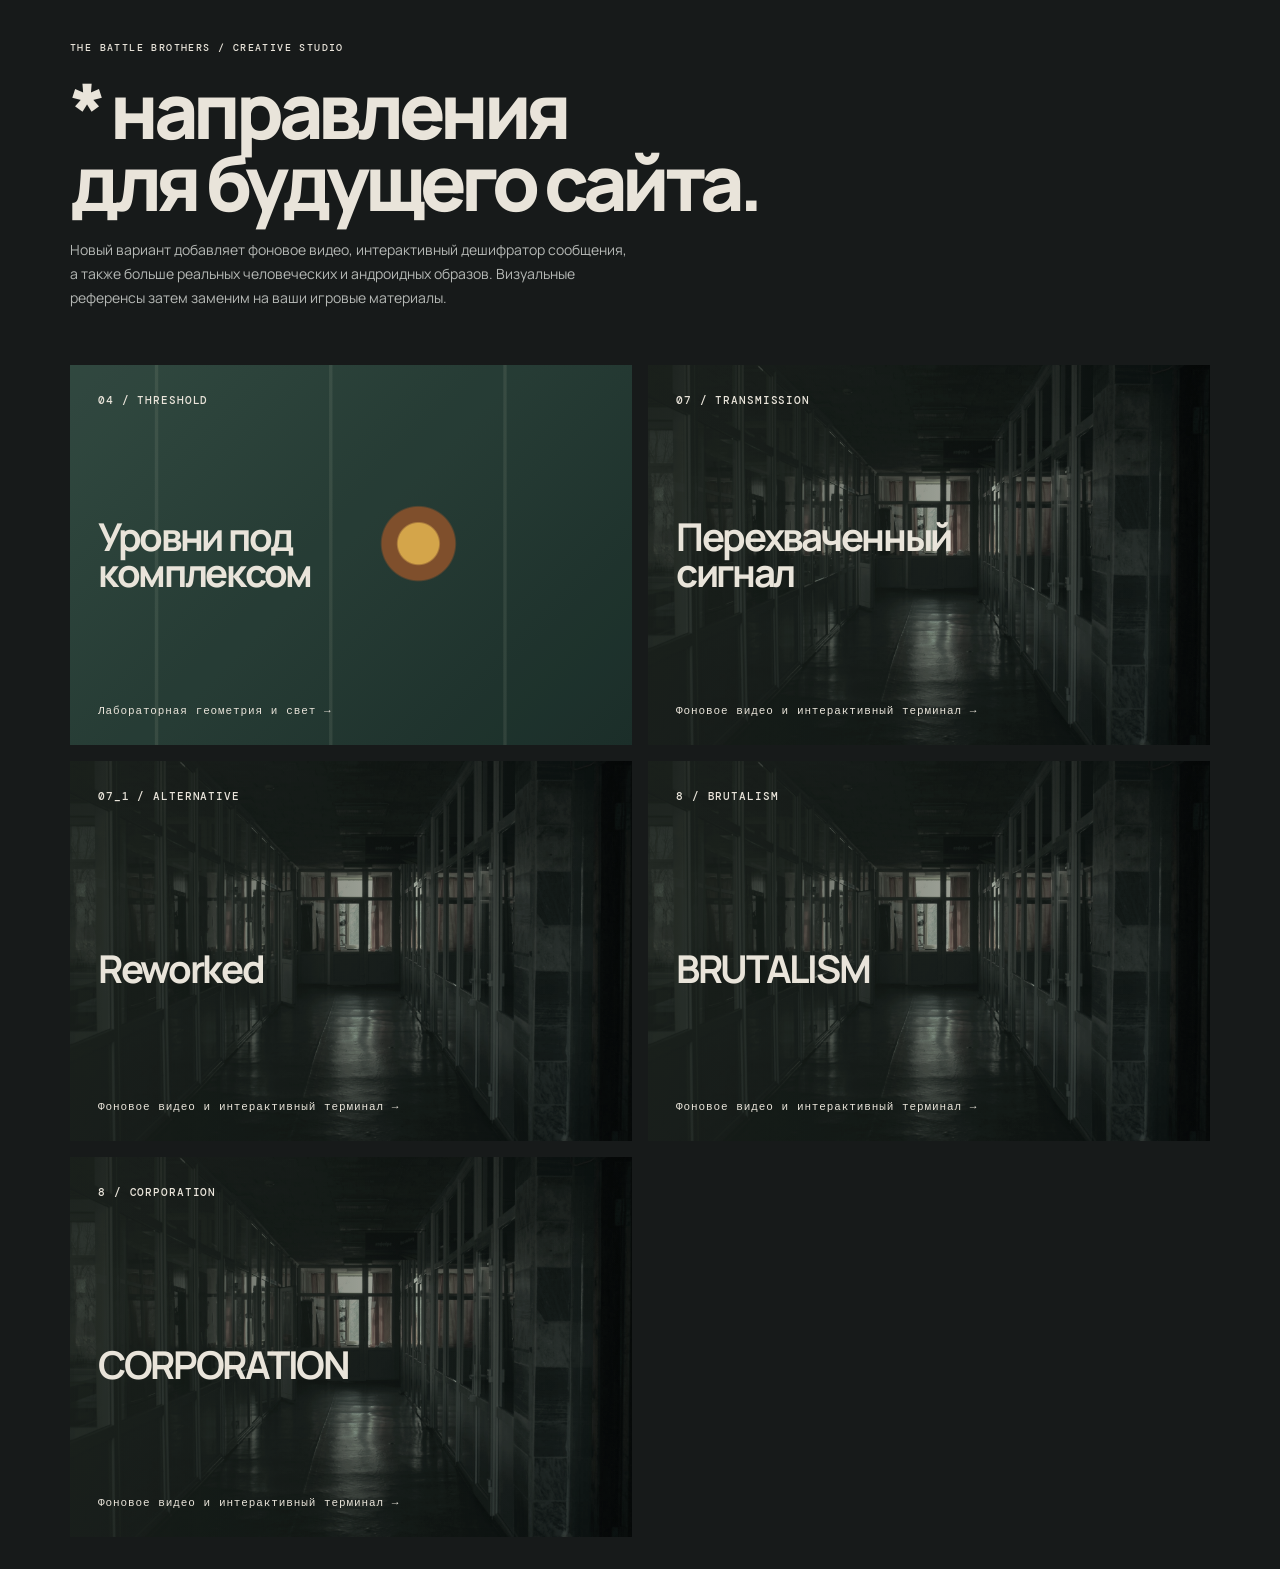
<file: index.html>
<!doctype html>
<html lang="ru">
  <head>
    <meta charset="UTF-8" />
    <meta name="viewport" content="width=device-width, initial-scale=1.0" />
    <title>The Battle Brothers — варианты главной</title>
    <link rel="stylesheet" href="concepts.css" />
    <link rel="stylesheet" href="picker-v2.css" />
    <link rel="stylesheet" href="picker-real.css" />
  </head>
  <body class="choose-page">
    <main class="concept-picker">
      <p class="overline">THE BATTLE BROTHERS / CREATIVE STUDIO</p>
      <h1>* направления<br />для будущего сайта.</h1>
      <p class="picker-copy">Новый вариант добавляет фоновое видео, интерактивный дешифратор сообщения, а также больше реальных человеческих и андроидных образов. Визуальные референсы затем заменим на ваши игровые материалы.</p>
      <div class="concept-cards">
        <a class="concept-card threshold-card" href="concept-04.html"><span>04 / THRESHOLD</span><strong>Уровни под<br />комплексом</strong><em>Лабораторная геометрия и свет →</em></a>
        <a class="concept-card broadcast-card" href="concept-07.html"><span>07 / TRANSMISSION</span><strong>Перехваченный<br />сигнал</strong><em>Фоновое видео и интерактивный терминал →</em></a>
        <a class="concept-card broadcast-card" href="concept-07_1.html"><span>07_1 / ALTERNATIVE</span><strong><br />Reworked</strong><em>Фоновое видео и интерактивный терминал →</em></a>
        <a class="concept-card broadcast-card" href="concept-08.html"><span>8 / BRUTALISM</span><strong><br />BRUTALISM</strong><em>Фоновое видео и интерактивный терминал →</em></a>
        <a class="concept-card broadcast-card" href="concept-09.html"><span>8 / CORPORATION</span><strong><br />CORPORATION</strong><em>Фоновое видео и интерактивный терминал →</em></a>
      </div>
    </main>
  </body>
</html>
</file>
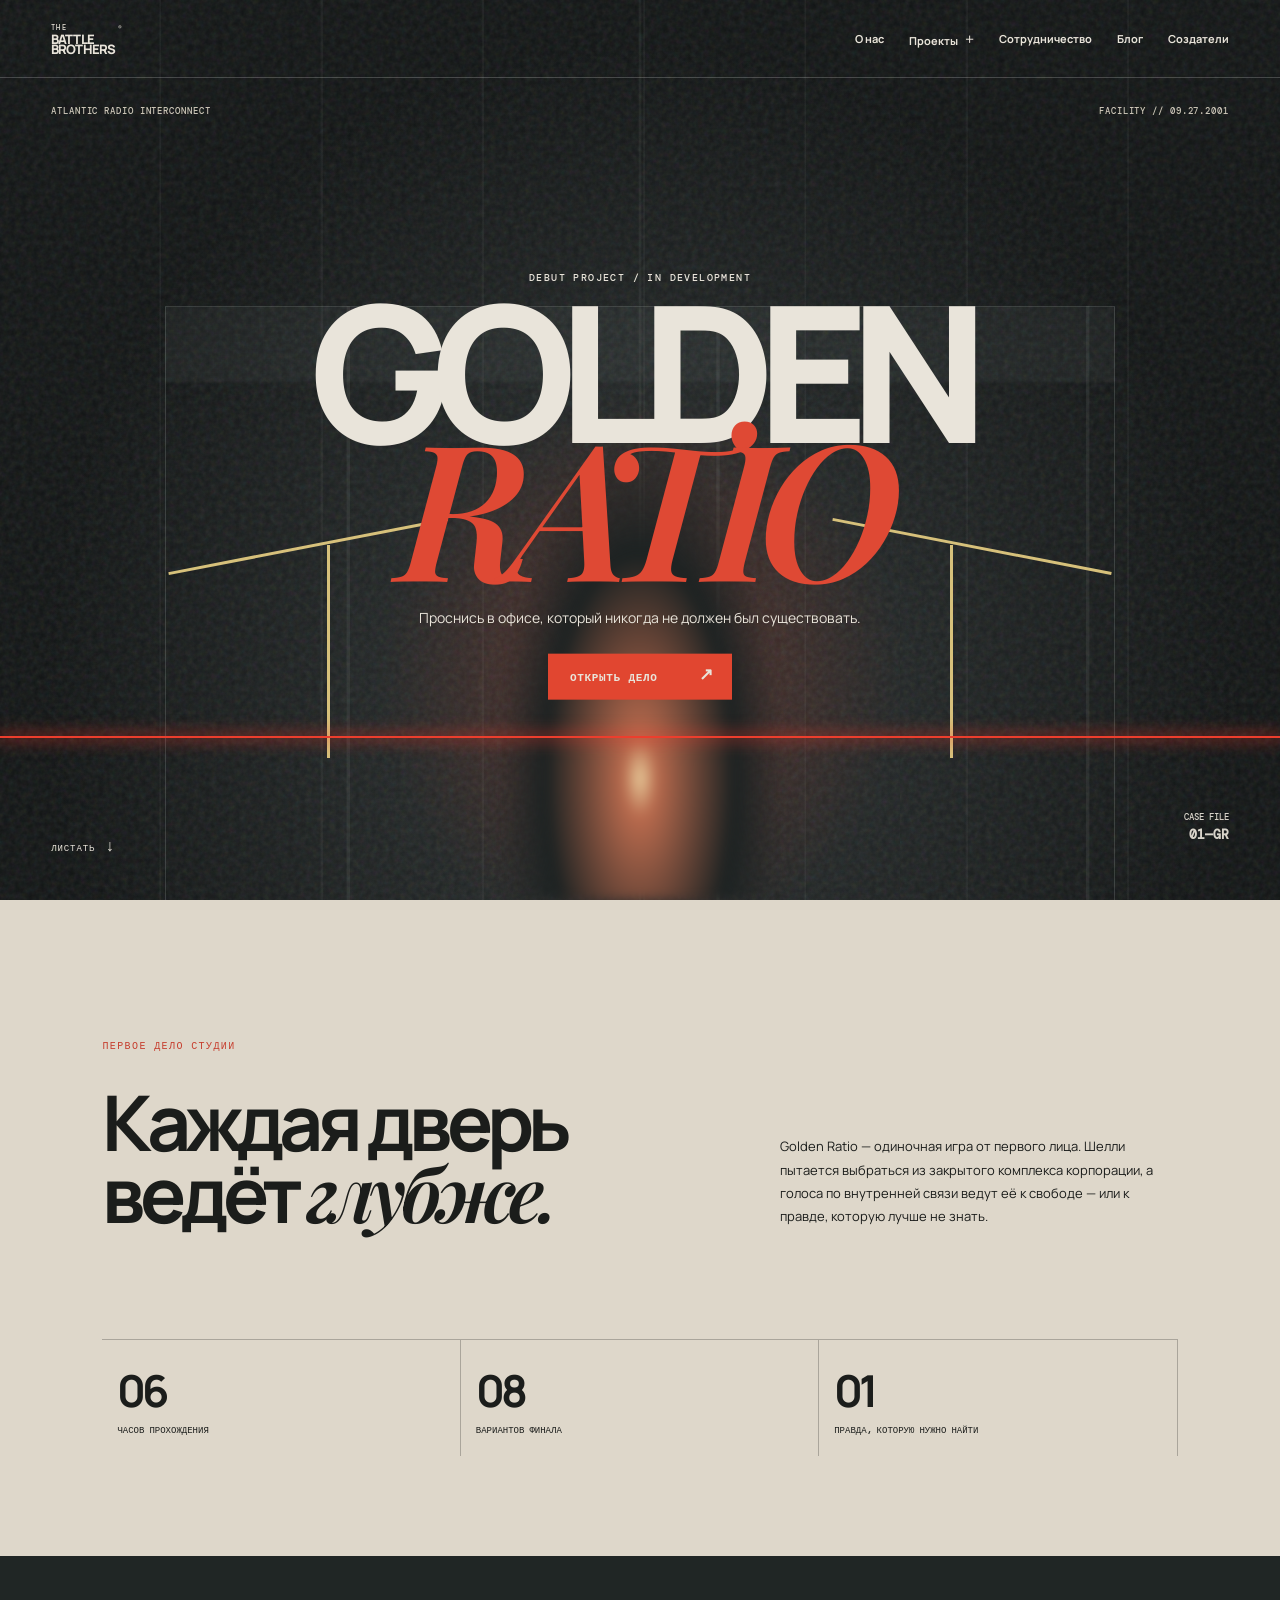
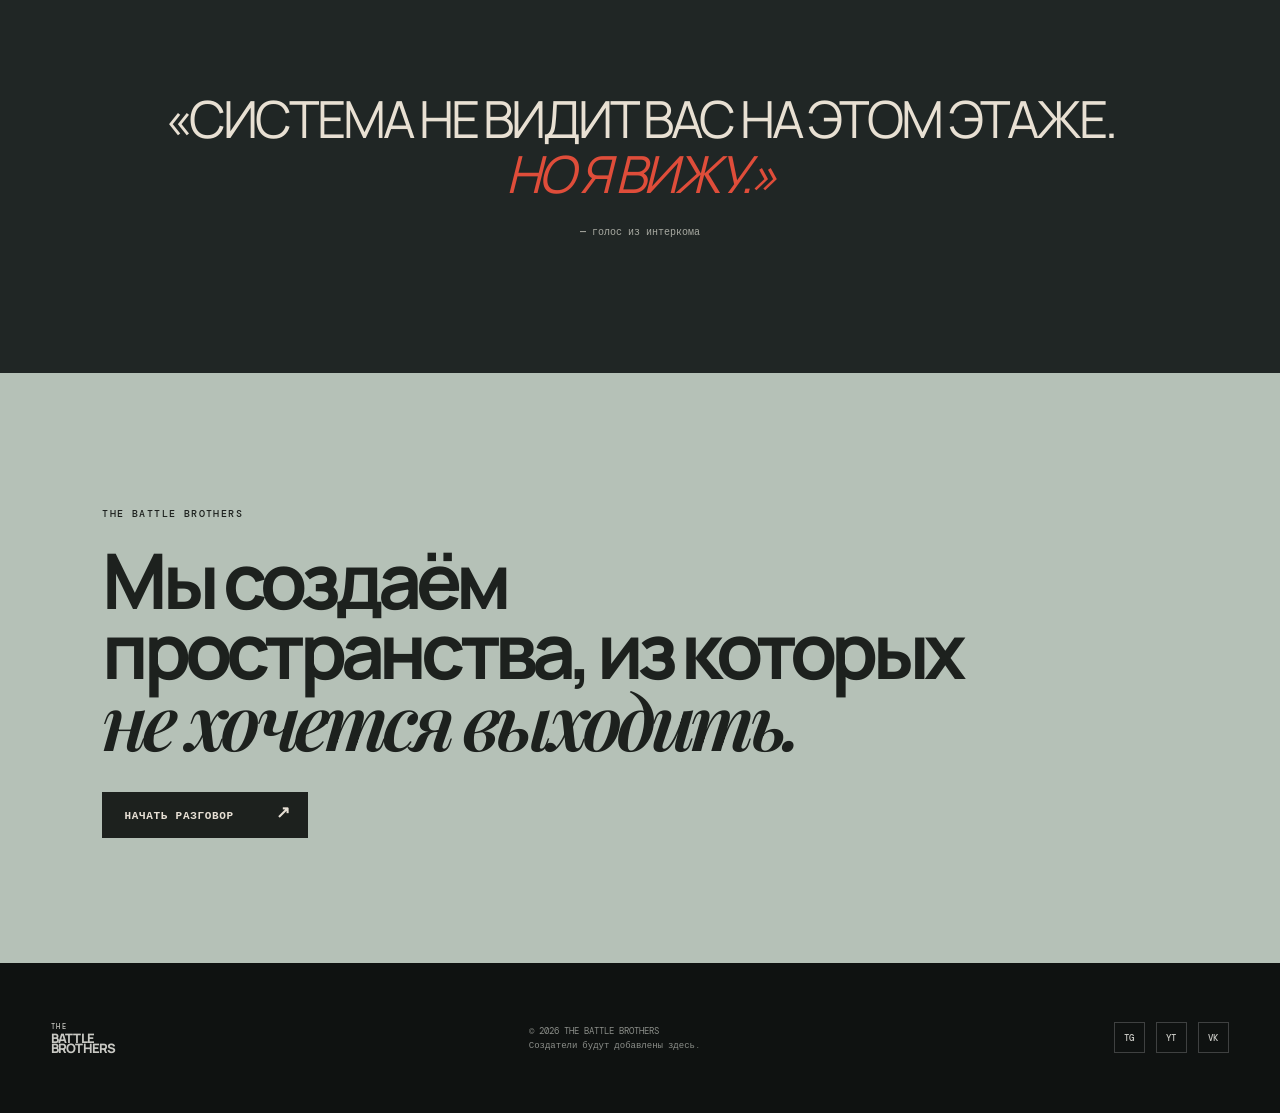
<file: concept-01.html>
<!doctype html>
<html lang="ru">
  <head><meta charset="UTF-8" /><meta name="viewport" content="width=device-width, initial-scale=1.0" /><title>The Battle Brothers — Signal</title><link rel="stylesheet" href="concepts.css" /></head>
  <body class="signal" data-parallax>
    <header class="studio-nav"><a class="wordmark" href="index.html"><span>THE</span>BATTLE<br />BROTHERS<i>®</i></a><nav><a href="#about">О нас</a><div class="dropdown"><button>Проекты <b>+</b></button><div class="drop-panel"><a href="#golden-ratio">Игры <small>→</small></a><div class="sub-item"><a href="#golden-ratio">Golden Ratio</a></div><a href="#projects">Фильмы</a><a href="#projects">Анимация</a></div></div><a href="#cooperation">Сотрудничество</a><a href="#news">Блог</a><a href="#creators">Создатели</a></nav><button class="menu-toggle" aria-label="Открыть меню">☰</button></header>
    <main><section class="signal-hero" id="about"><div class="noise"></div><div class="signal-grid parallax-layer" data-depth="-7"></div><div class="office-frame parallax-layer" data-depth="4"><span></span><span></span><span></span><span></span></div><div class="door-glow parallax-layer" data-depth="9"></div><div class="red-line parallax-layer" data-depth="14"></div><div class="hero-topline"><span>ATLANTIC RADIO INTERCONNECT</span><span>FACILITY // 09.27.2001</span></div><div class="signal-copy"><p class="overline">DEBUT PROJECT / IN DEVELOPMENT</p><h1>GOLDEN<br /><i>RATIO</i></h1><p class="hero-description">Проснись в офисе, который никогда не должен был существовать.</p><a class="sharp-button" href="#golden-ratio">ОТКРЫТЬ ДЕЛО <b>↗</b></a></div><div class="case-number">CASE FILE<br /><strong>01—GR</strong></div><a class="explore" href="#golden-ratio">листать <span>↓</span></a></section><section class="case-section" id="golden-ratio"><p class="overline">ПЕРВОЕ ДЕЛО СТУДИИ</p><div class="case-title"><h2>Каждая дверь<br />ведёт <i>глубже.</i></h2><p>Golden Ratio — одиночная игра от первого лица. Шелли пытается выбраться из закрытого комплекса корпорации, а голоса по внутренней связи ведут её к свободе — или к правде, которую лучше не знать.</p></div><div class="case-facts"><article><b>06</b><span>часов прохождения</span></article><article><b>08</b><span>вариантов финала</span></article><article><b>01</b><span>правда, которую нужно найти</span></article></div></section><section class="signal-quote" id="projects"><p>«СИСТЕМА НЕ ВИДИТ ВАС НА ЭТОМ ЭТАЖЕ.<br /><i>НО Я ВИЖУ.»</i></p><span>— голос из интеркома</span></section><section class="studio-cta" id="cooperation"><p class="overline">THE BATTLE BROTHERS</p><h2>Мы создаём<br />пространства, из которых<br /><i>не хочется выходить.</i></h2><a class="sharp-button" href="mailto:hello@thebattlerbrothers.com">НАЧАТЬ РАЗГОВОР <b>↗</b></a></section></main>
    <footer id="creators"><a class="wordmark" href="#about"><span>THE</span>BATTLE<br />BROTHERS</a><p>© 2026 THE BATTLE BROTHERS<br />Создатели будут добавлены здесь.</p><div><a href="#">TG</a><a href="#">YT</a><a href="#">VK</a></div></footer><script src="concepts.js"></script>
  </body>
</html>
</file>
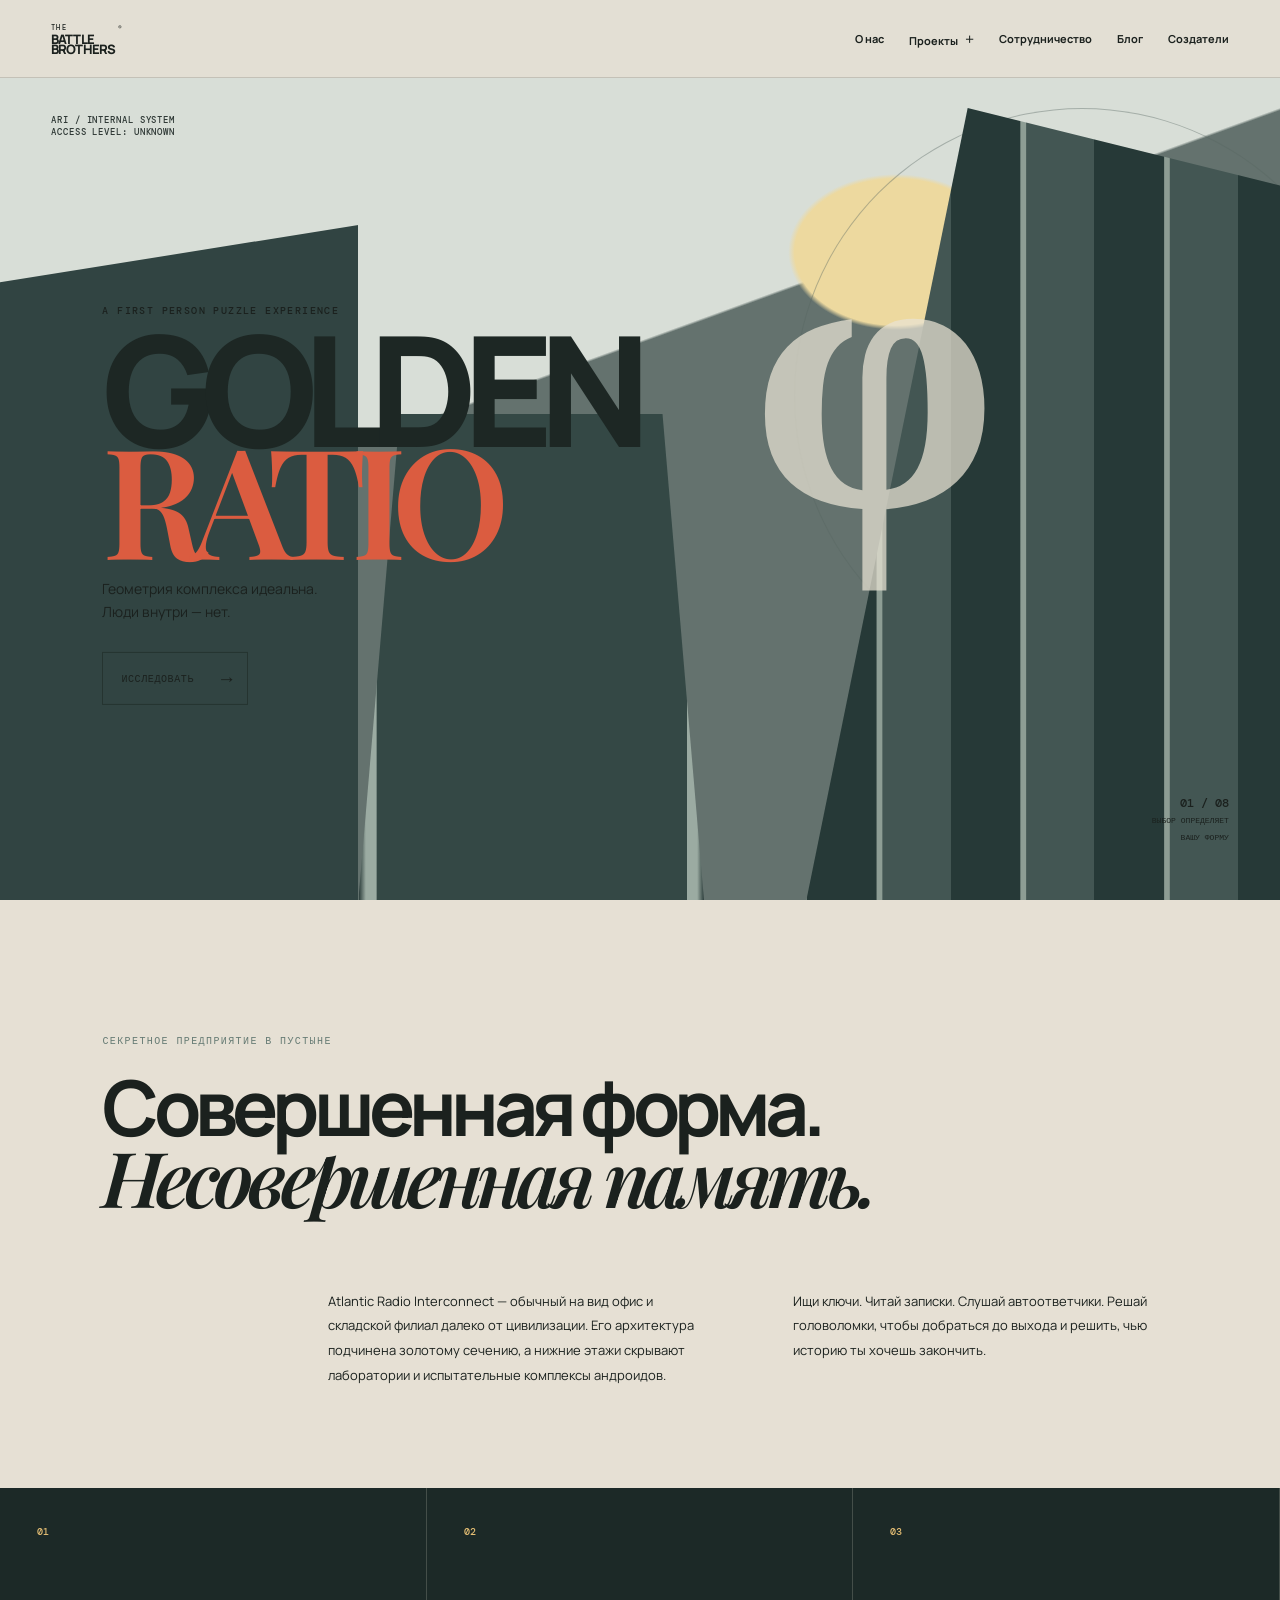
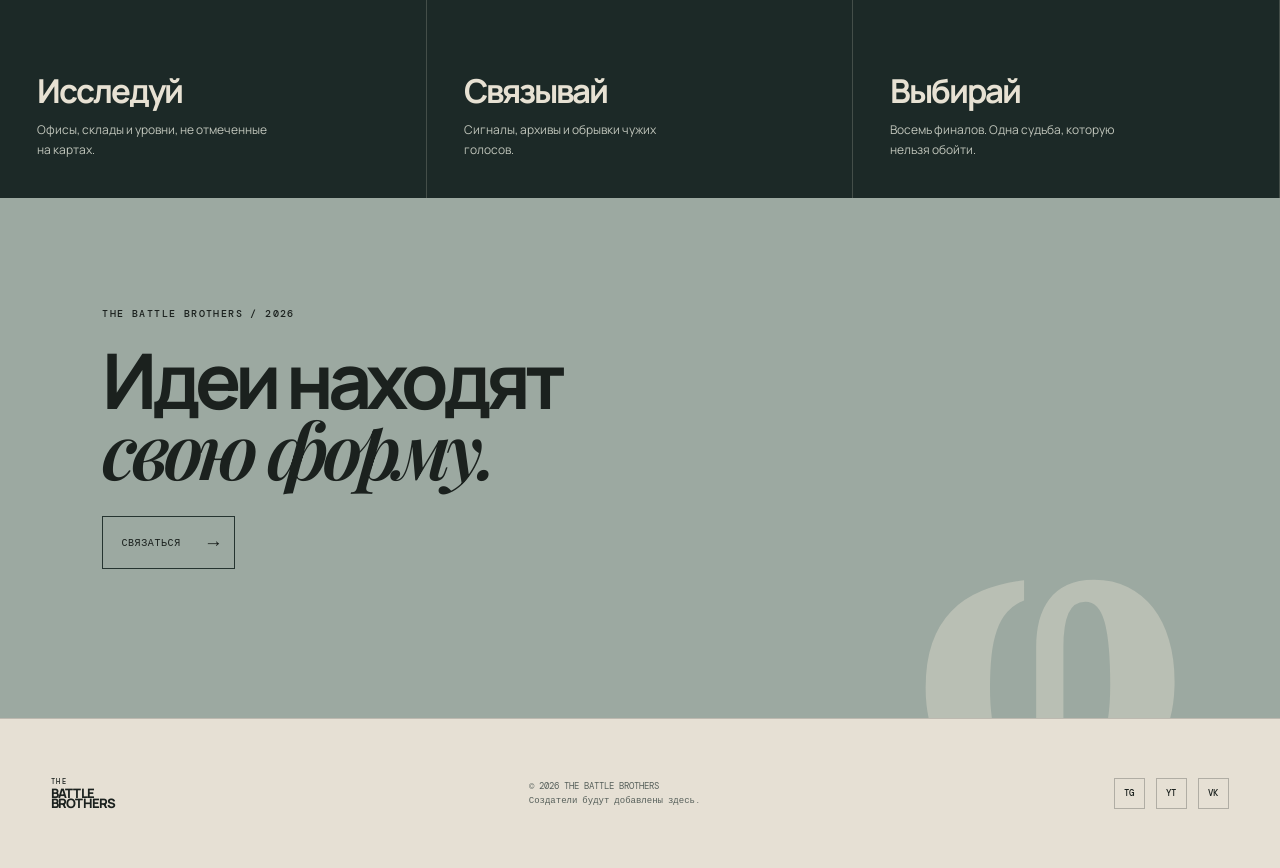
<file: concept-02.html>
<!doctype html>
<html lang="ru">
  <head><meta charset="UTF-8" /><meta name="viewport" content="width=device-width, initial-scale=1.0" /><title>The Battle Brothers — Ratio</title><link rel="stylesheet" href="concepts.css" /></head>
  <body class="ratio" data-parallax>
    <header class="studio-nav"><a class="wordmark" href="index.html"><span>THE</span>BATTLE<br />BROTHERS<i>®</i></a><nav><a href="#about">О нас</a><div class="dropdown"><button>Проекты <b>+</b></button><div class="drop-panel"><a href="#golden-ratio">Игры <small>→</small></a><div class="sub-item"><a href="#golden-ratio">Golden Ratio</a></div><a href="#projects">Фильмы</a><a href="#projects">Анимация</a></div></div><a href="#cooperation">Сотрудничество</a><a href="#news">Блог</a><a href="#creators">Создатели</a></nav><button class="menu-toggle" aria-label="Открыть меню">☰</button></header>
    <main><section class="ratio-hero" id="about"><div class="ratio-sun parallax-layer" data-depth="-8"></div><div class="ratio-architecture parallax-layer" data-depth="5"><div class="building left"></div><div class="building center"></div><div class="building right"></div></div><div class="phi-mark parallax-layer" data-depth="13">φ</div><p class="system-id">ARI / INTERNAL SYSTEM<br />ACCESS LEVEL: UNKNOWN</p><div class="ratio-copy"><p class="overline">A FIRST PERSON PUZZLE EXPERIENCE</p><h1>GOLDEN<br /><span>RATIO</span></h1><p>Геометрия комплекса идеальна.<br />Люди внутри — нет.</p><a href="#golden-ratio" class="orb-button">ИССЛЕДОВАТЬ <b>→</b></a></div><p class="ratio-side">01 / 08<br /><span>ВЫБОР ОПРЕДЕЛЯЕТ<br />ВАШУ ФОРМУ</span></p></section><section class="ratio-about" id="golden-ratio"><p class="overline">СЕКРЕТНОЕ ПРЕДПРИЯТИЕ В ПУСТЫНЕ</p><h2>Совершенная форма.<br /><i>Несовершенная память.</i></h2><div class="ratio-columns"><p>Atlantic Radio Interconnect — обычный на вид офис и складской филиал далеко от цивилизации. Его архитектура подчинена золотому сечению, а нижние этажи скрывают лаборатории и испытательные комплексы андроидов.</p><p>Ищи ключи. Читай записки. Слушай автоответчики. Решай головоломки, чтобы добраться до выхода и решить, чью историю ты хочешь закончить.</p></div></section><section class="choice-grid" id="projects"><article><span>01</span><h3>Исследуй</h3><p>Офисы, склады и уровни, не отмеченные на картах.</p></article><article><span>02</span><h3>Связывай</h3><p>Сигналы, архивы и обрывки чужих голосов.</p></article><article><span>03</span><h3>Выбирай</h3><p>Восемь финалов. Одна судьба, которую нельзя обойти.</p></article></section><section class="ratio-contact" id="cooperation"><div class="phi-small">φ</div><p class="overline">THE BATTLE BROTHERS / 2026</p><h2>Идеи находят<br /><i>свою форму.</i></h2><a href="mailto:hello@thebattlerbrothers.com" class="orb-button">СВЯЗАТЬСЯ <b>→</b></a></section></main>
    <footer id="creators"><a class="wordmark" href="#about"><span>THE</span>BATTLE<br />BROTHERS</a><p>© 2026 THE BATTLE BROTHERS<br />Создатели будут добавлены здесь.</p><div><a href="#">TG</a><a href="#">YT</a><a href="#">VK</a></div></footer><script src="concepts.js"></script>
  </body>
</html>
</file>
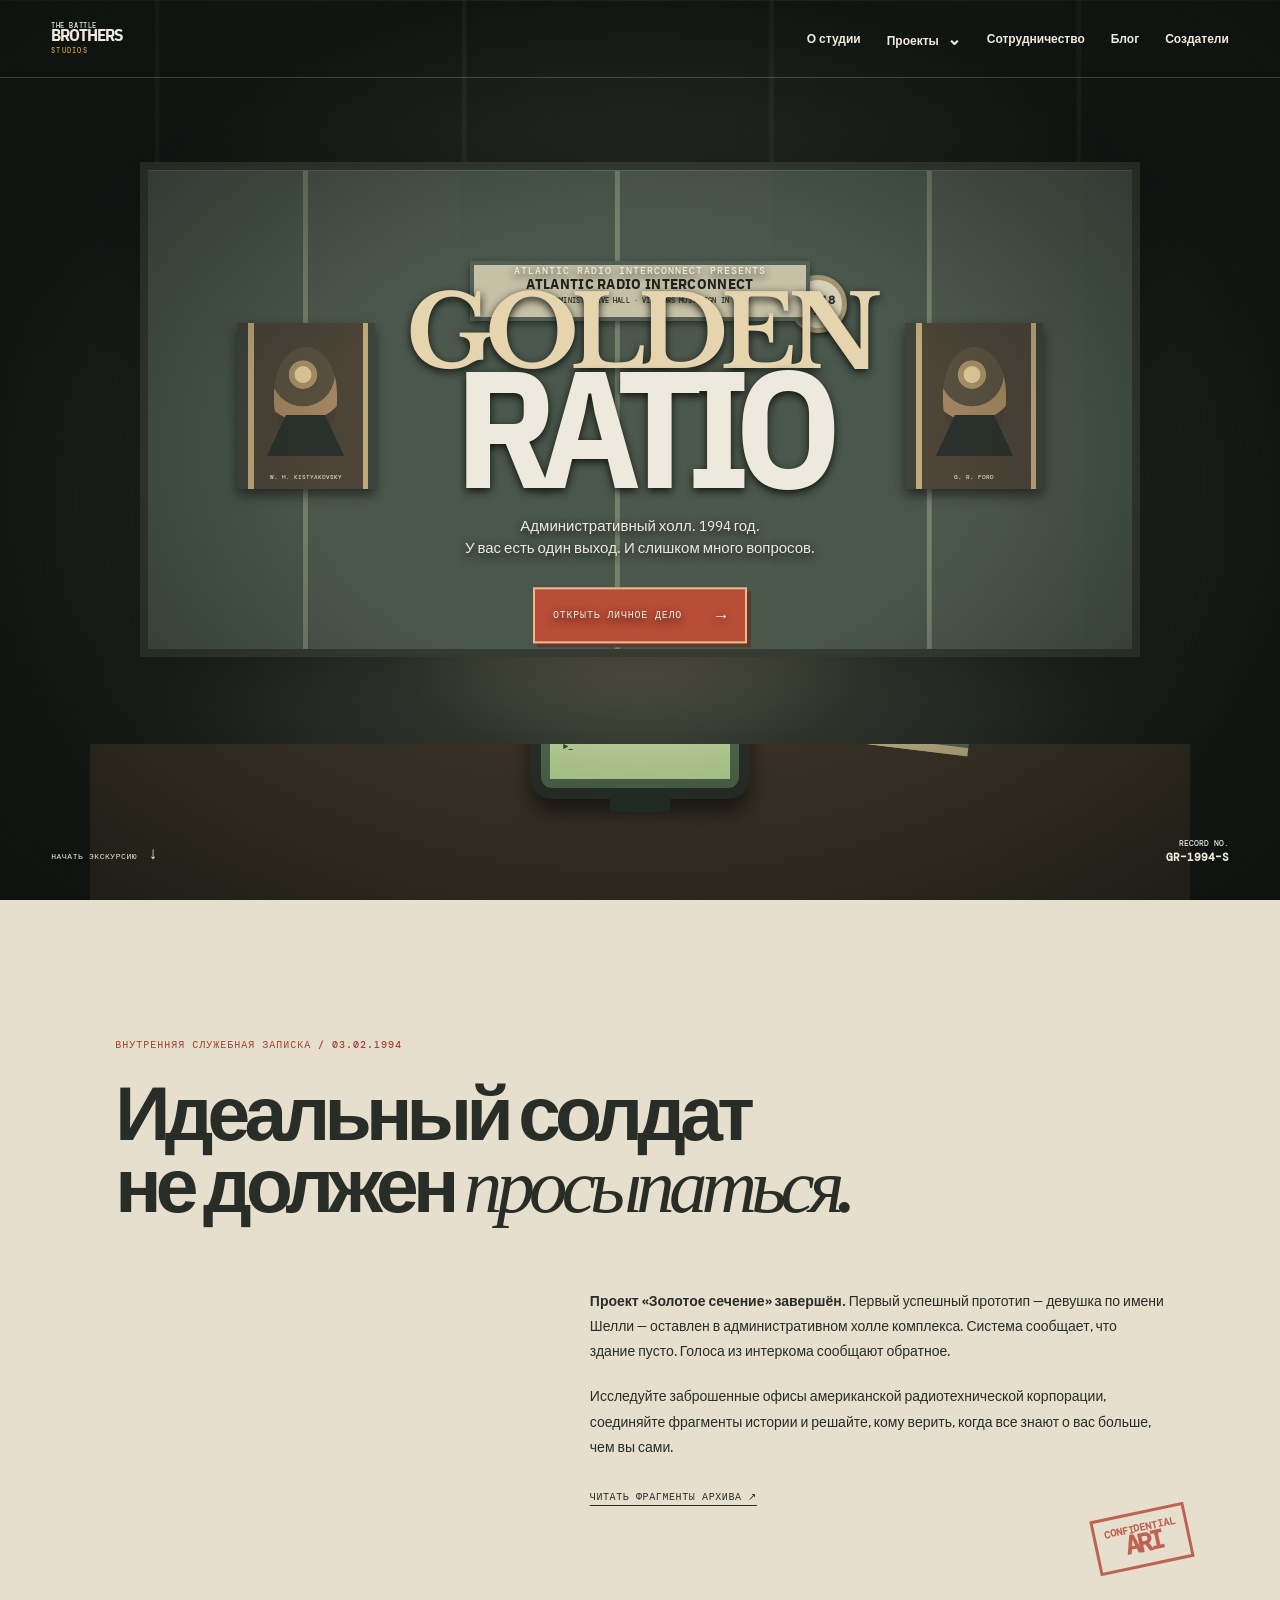
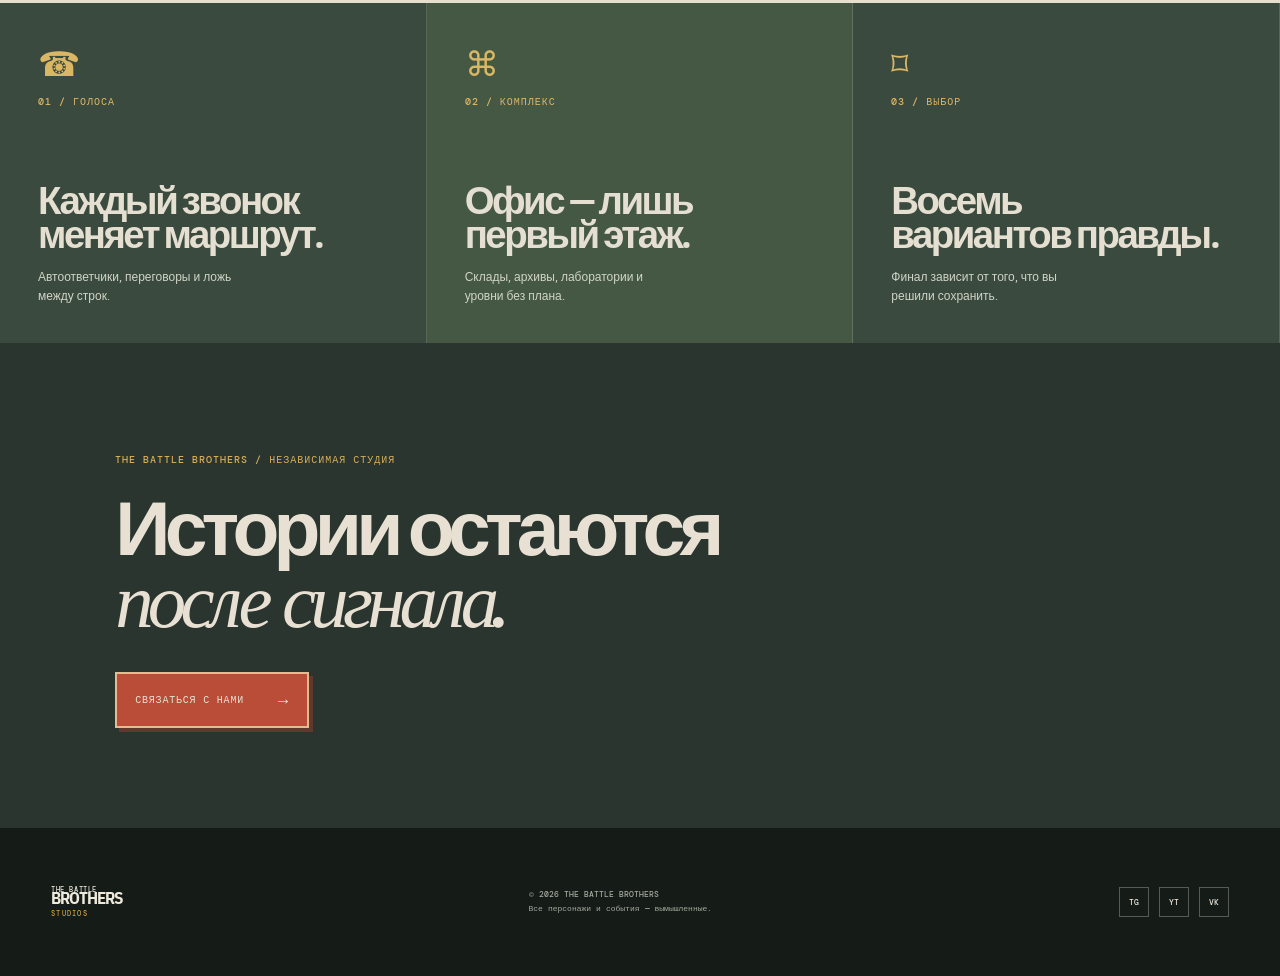
<file: concept-03.html>
<!doctype html>
<html lang="ru">
  <head><meta charset="UTF-8" /><meta name="viewport" content="width=device-width, initial-scale=1.0" /><title>The Battle Brothers — Archive</title><link rel="stylesheet" href="concepts-v2.css" /></head>
  <body class="archive" data-parallax>
    <header class="v2-nav"><a class="archive-mark" href="index.html"><span>THE BATTLE</span>BROTHERS<br /><i>STUDIOS</i></a><nav><a href="#about">О студии</a><div class="v2-dropdown"><button>Проекты <b>⌄</b></button><div class="v2-drop"><a href="#golden-ratio">Игры <span>→</span></a><a class="indent" href="#golden-ratio">Golden Ratio</a><a href="#archive">Фильмы</a><a href="#archive">Анимация</a></div></div><a href="#contact">Сотрудничество</a><a href="#journal">Блог</a><a href="#creators">Создатели</a></nav><button class="v2-menu" aria-label="Открыть меню">☰</button></header>
    <main><section class="archive-hero" id="about"><div class="archive-ceiling parallax" data-depth="-6"></div><div class="archive-wall"><div class="portrait portrait-a parallax" data-depth="4"><span>W. H. KISTYAKOVSKY</span></div><div class="portrait portrait-b parallax" data-depth="8"><span>G. R. FORD</span></div><div class="wall-clock parallax" data-depth="2"><b>10:18</b><small>AM</small></div><div class="metal-sign">ATLANTIC RADIO INTERCONNECT<br /><small>ADMINISTRATIVE HALL · VISITORS MUST SIGN IN</small></div></div><div class="archive-desk parallax" data-depth="11"><div class="desk-lamp"></div><div class="green-terminal"><i></i><p>WELCOME, SHELLEY.</p><span>►_</span></div><div class="files"></div></div><div class="hero-vignette"></div><div class="archive-copy"><p class="v2-label">ATLANTIC RADIO INTERCONNECT PRESENTS</p><h1><span>GOLDEN</span> RATIO</h1><p>Административный холл. 1994 год.<br />У вас есть один выход. И слишком много вопросов.</p><a class="stamp-button" href="#golden-ratio">ОТКРЫТЬ ЛИЧНОЕ ДЕЛО <b>→</b></a></div><div class="record-tag">RECORD NO.<br /><strong>GR–1994–S</strong></div><a class="down-link" href="#golden-ratio">НАЧАТЬ ЭКСКУРСИЮ <b>↓</b></a></section>
      <section class="memo-section" id="golden-ratio"><div class="memo-heading"><p class="v2-label">ВНУТРЕННЯЯ СЛУЖЕБНАЯ ЗАПИСКА / 03.02.1994</p><h2>Идеальный солдат<br />не должен <i>просыпаться.</i></h2></div><div class="memo-body"><p><b>Проект «Золотое сечение» завершён.</b> Первый успешный прототип — девушка по имени Шелли — оставлен в административном холле комплекса. Система сообщает, что здание пусто. Голоса из интеркома сообщают обратное.</p><p>Исследуйте заброшенные офисы американской радиотехнической корпорации, соединяйте фрагменты истории и решайте, кому верить, когда все знают о вас больше, чем вы сами.</p><a href="#journal">ЧИТАТЬ ФРАГМЕНТЫ АРХИВА ↗</a></div><div class="memo-stamp">CONFIDENTIAL<br /><span>ARI</span></div></section>
      <section class="archive-cards" id="journal"><article><div class="card-icon phone">☎</div><p class="v2-label">01 / ГОЛОСА</p><h3>Каждый звонок<br />меняет маршрут.</h3><span>Автоответчики, переговоры и ложь между строк.</span></article><article><div class="card-icon map">⌘</div><p class="v2-label">02 / КОМПЛЕКС</p><h3>Офис — лишь<br />первый этаж.</h3><span>Склады, архивы, лаборатории и уровни без плана.</span></article><article><div class="card-icon key">⌑</div><p class="v2-label">03 / ВЫБОР</p><h3>Восемь<br />вариантов правды.</h3><span>Финал зависит от того, что вы решили сохранить.</span></article></section>
      <section class="archive-contact" id="contact"><p class="v2-label">THE BATTLE BROTHERS / НЕЗАВИСИМАЯ СТУДИЯ</p><h2>Истории остаются<br /><i>после сигнала.</i></h2><a class="stamp-button" href="mailto:hello@thebattlerbrothers.com">СВЯЗАТЬСЯ С НАМИ <b>→</b></a></section></main>
    <footer id="creators"><a class="archive-mark" href="#about"><span>THE BATTLE</span>BROTHERS<br /><i>STUDIOS</i></a><p>© 2026 THE BATTLE BROTHERS<br />Все персонажи и события — вымышленные.</p><div><a href="#">TG</a><a href="#">YT</a><a href="#">VK</a></div></footer><script src="concepts-v2.js"></script>
  </body>
</html>
</file>
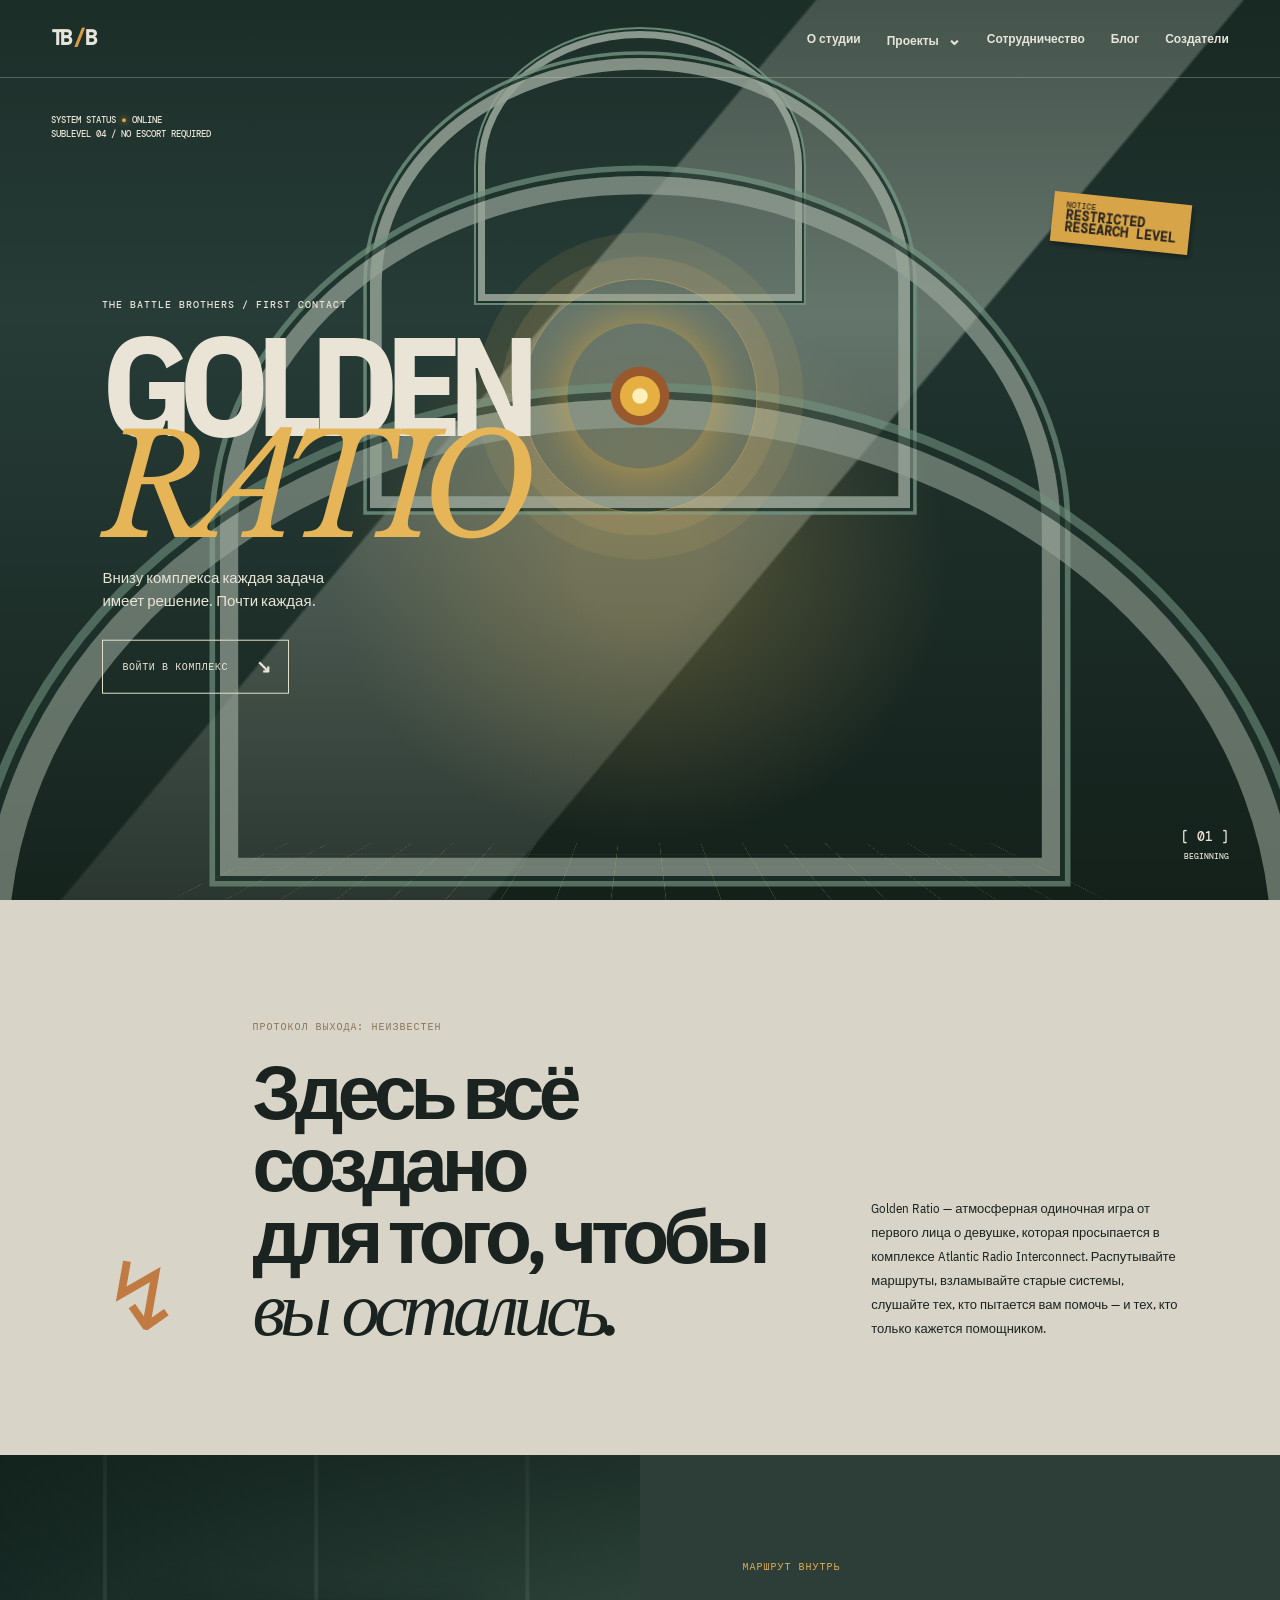
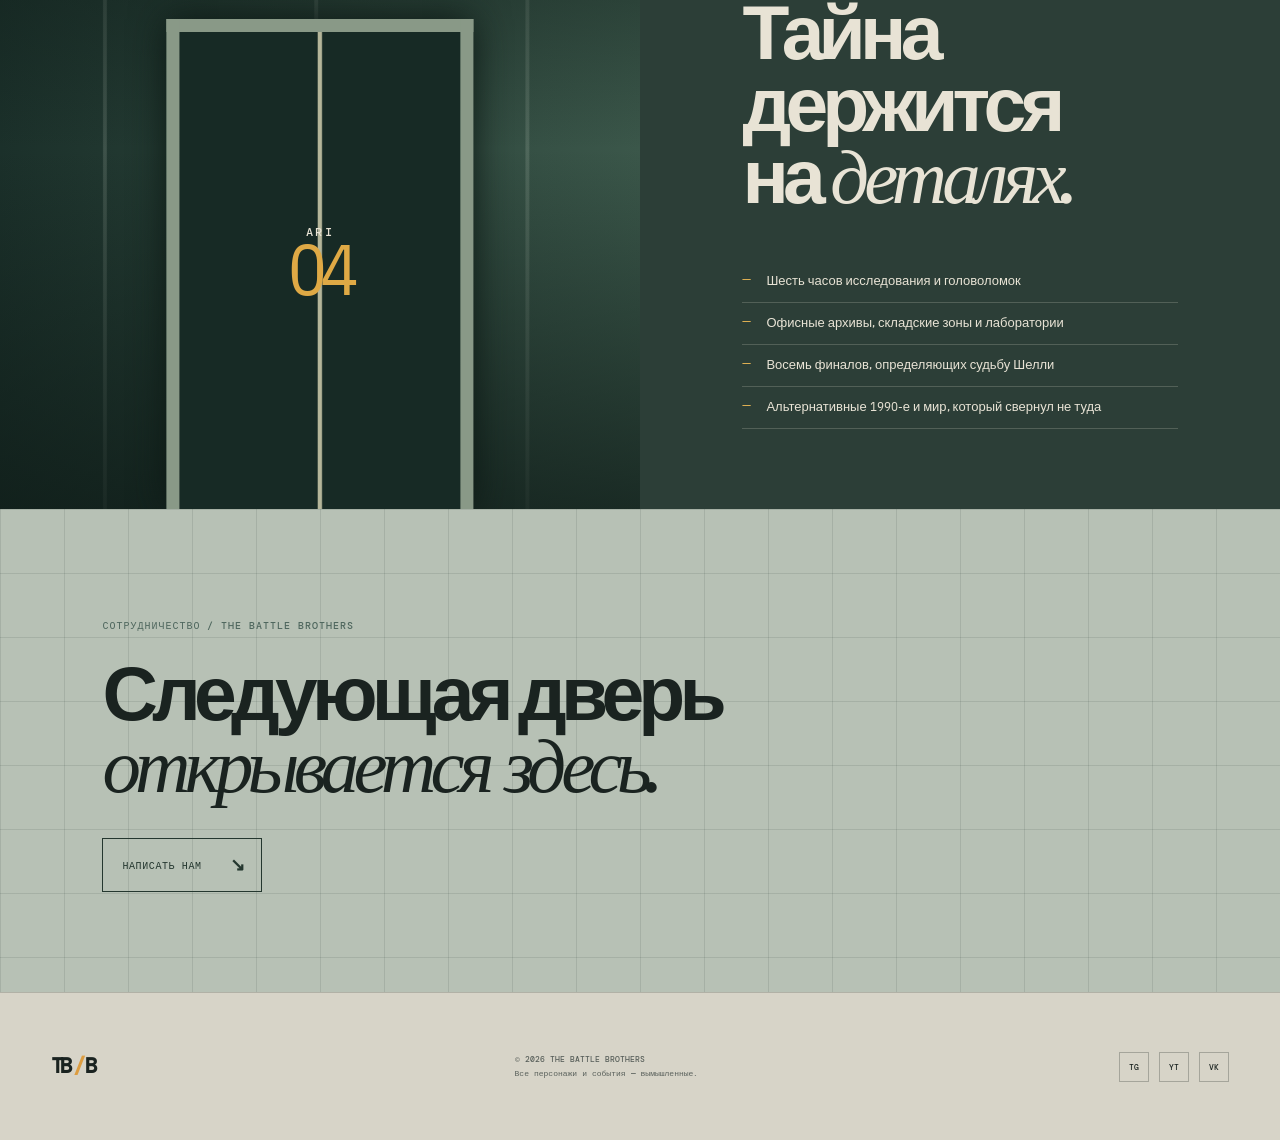
<file: concept-04.html>
<!doctype html>
<html lang="ru">
  <head><meta charset="UTF-8" /><meta name="viewport" content="width=device-width, initial-scale=1.0" /><title>The Battle Brothers — Threshold</title><link rel="stylesheet" href="concepts-v2.css" /></head>
  <body class="threshold" data-parallax>
    <header class="v2-nav"><a class="threshold-mark" href="index.html">TB<span>/</span>B</a><nav><a href="#about">О студии</a><div class="v2-dropdown"><button>Проекты <b>⌄</b></button><div class="v2-drop"><a href="#golden-ratio">Игры <span>→</span></a><a class="indent" href="#golden-ratio">Golden Ratio</a><a href="#archive">Фильмы</a><a href="#archive">Анимация</a></div></div><a href="#contact">Сотрудничество</a><a href="#journal">Блог</a><a href="#creators">Создатели</a></nav><button class="v2-menu" aria-label="Открыть меню">☰</button></header>
    <main><section class="threshold-hero" id="about"><div class="air-haze parallax" data-depth="-5"></div><div class="tunnel parallax" data-depth="2"><div class="tunnel-arch a1"></div><div class="tunnel-arch a2"></div><div class="tunnel-arch a3"></div><div class="tunnel-arch a4"></div><div class="floor-grid"></div></div><div class="amber-core parallax" data-depth="12"><div class="core-rings"></div></div><div class="warning-sticker">NOTICE<br /><b>RESTRICTED<br />RESEARCH LEVEL</b></div><p class="threshold-status">SYSTEM STATUS <span>●</span> ONLINE<br />SUBLEVEL 04 / NO ESCORT REQUIRED</p><div class="threshold-copy"><p class="v2-label">THE BATTLE BROTHERS / FIRST CONTACT</p><h1>GOLDEN<br /><i>RATIO</i></h1><p>Внизу комплекса каждая задача<br />имеет решение. Почти каждая.</p><a class="outline-button" href="#golden-ratio">ВОЙТИ В КОМПЛЕКС <b>↘</b></a></div><div class="hero-index">[ 01 ]<br /><span>BEGINNING</span></div></section>
      <section class="threshold-intro" id="golden-ratio"><div class="intro-symbol">↯</div><div><p class="v2-label">ПРОТОКОЛ ВЫХОДА: НЕИЗВЕСТЕН</p><h2>Здесь всё создано<br />для того, чтобы<br /><i>вы остались.</i></h2></div><p>Golden Ratio — атмосферная одиночная игра от первого лица о девушке, которая просыпается в комплексе Atlantic Radio Interconnect. Распутывайте маршруты, взламывайте старые системы, слушайте тех, кто пытается вам помочь — и тех, кто только кажется помощником.</p></section>
      <section class="facility-section" id="archive"><div class="facility-visual"><div class="facility-door">ARI<br /><span>04</span></div></div><div class="facility-copy"><p class="v2-label">МАРШРУТ ВНУТРЬ</p><h2>Тайна держится<br />на <i>деталях.</i></h2><ul><li><b>—</b> Шесть часов исследования и головоломок</li><li><b>—</b> Офисные архивы, складские зоны и лаборатории</li><li><b>—</b> Восемь финалов, определяющих судьбу Шелли</li><li><b>—</b> Альтернативные 1990-е и мир, который свернул не туда</li></ul></div></section>
      <section class="threshold-contact" id="contact"><div class="contact-grid"></div><p class="v2-label">СОТРУДНИЧЕСТВО / THE BATTLE BROTHERS</p><h2>Следующая дверь<br /><i>открывается здесь.</i></h2><a class="outline-button" href="mailto:hello@thebattlerbrothers.com">НАПИСАТЬ НАМ <b>↘</b></a></section></main>
    <footer id="creators"><a class="threshold-mark" href="#about">TB<span>/</span>B</a><p>© 2026 THE BATTLE BROTHERS<br />Все персонажи и события — вымышленные.</p><div><a href="#">TG</a><a href="#">YT</a><a href="#">VK</a></div></footer><script src="concepts-v2.js"></script>
  </body>
</html>
</file>
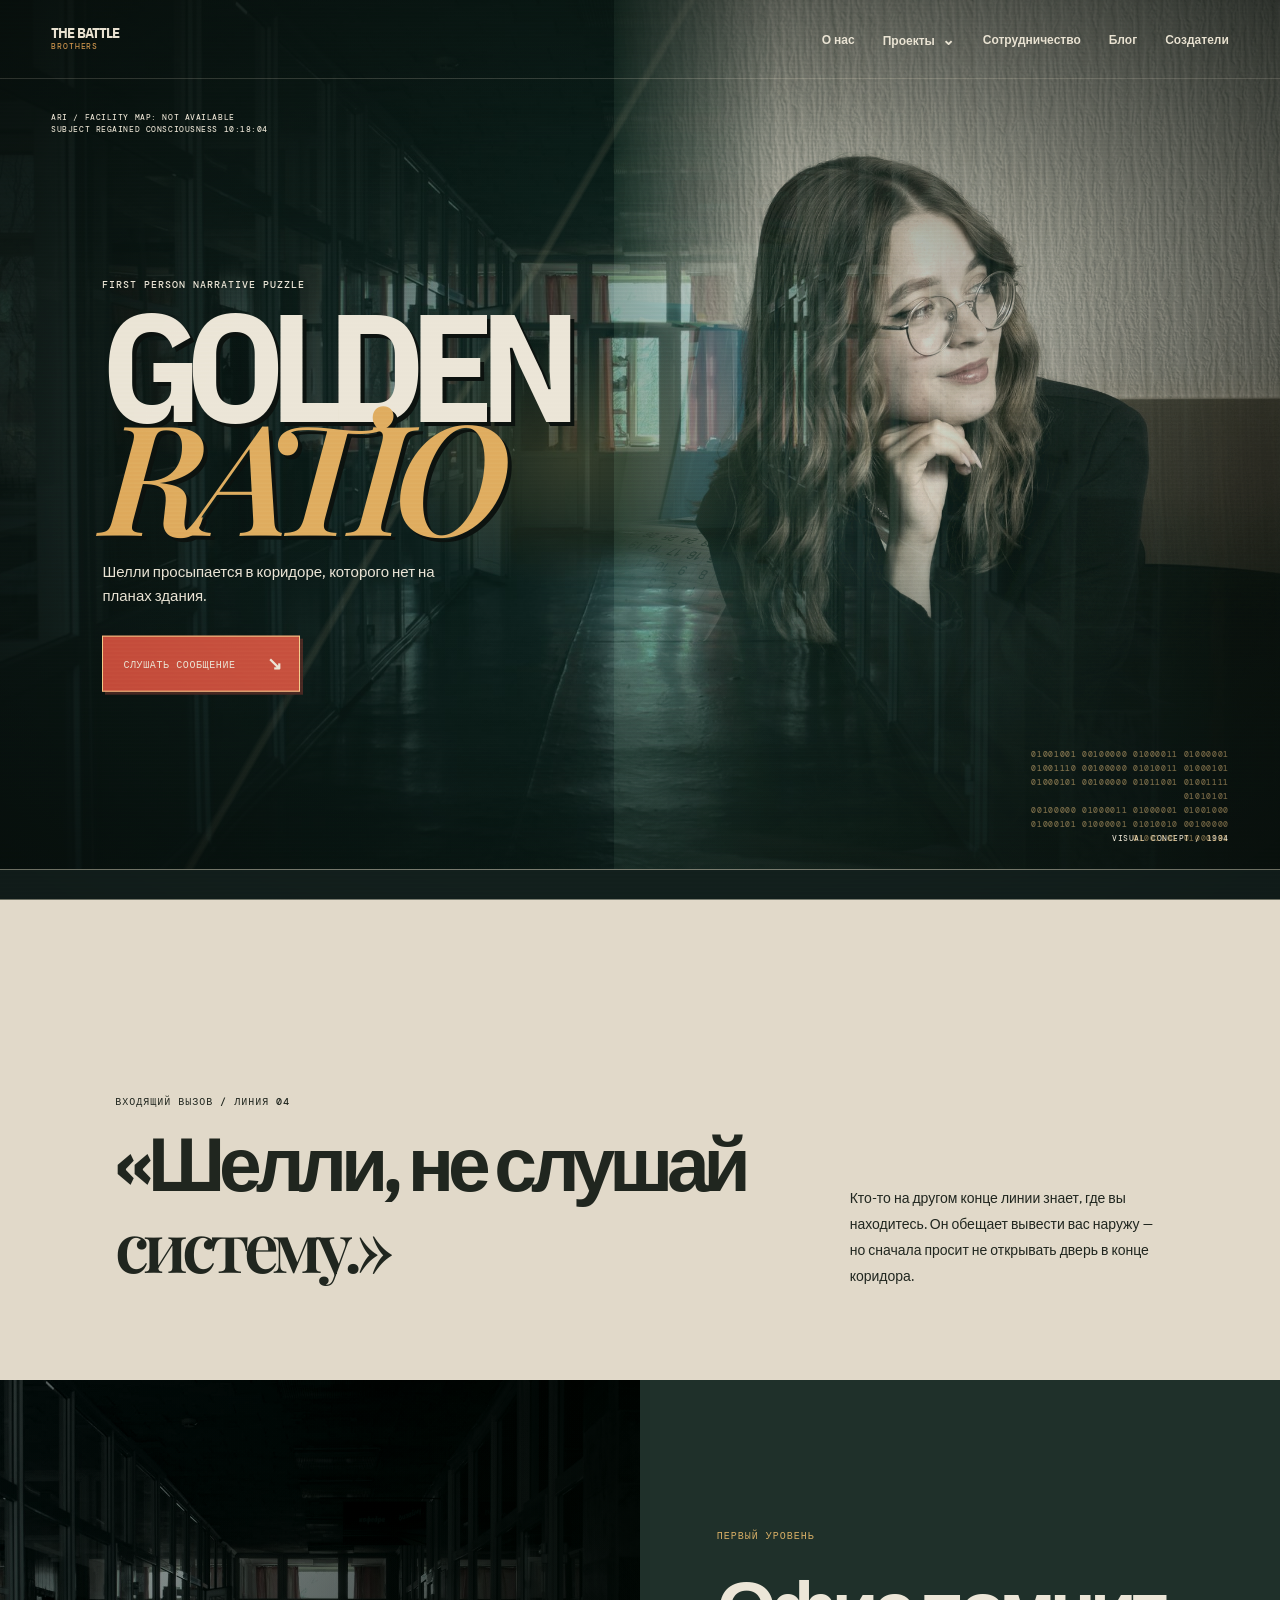
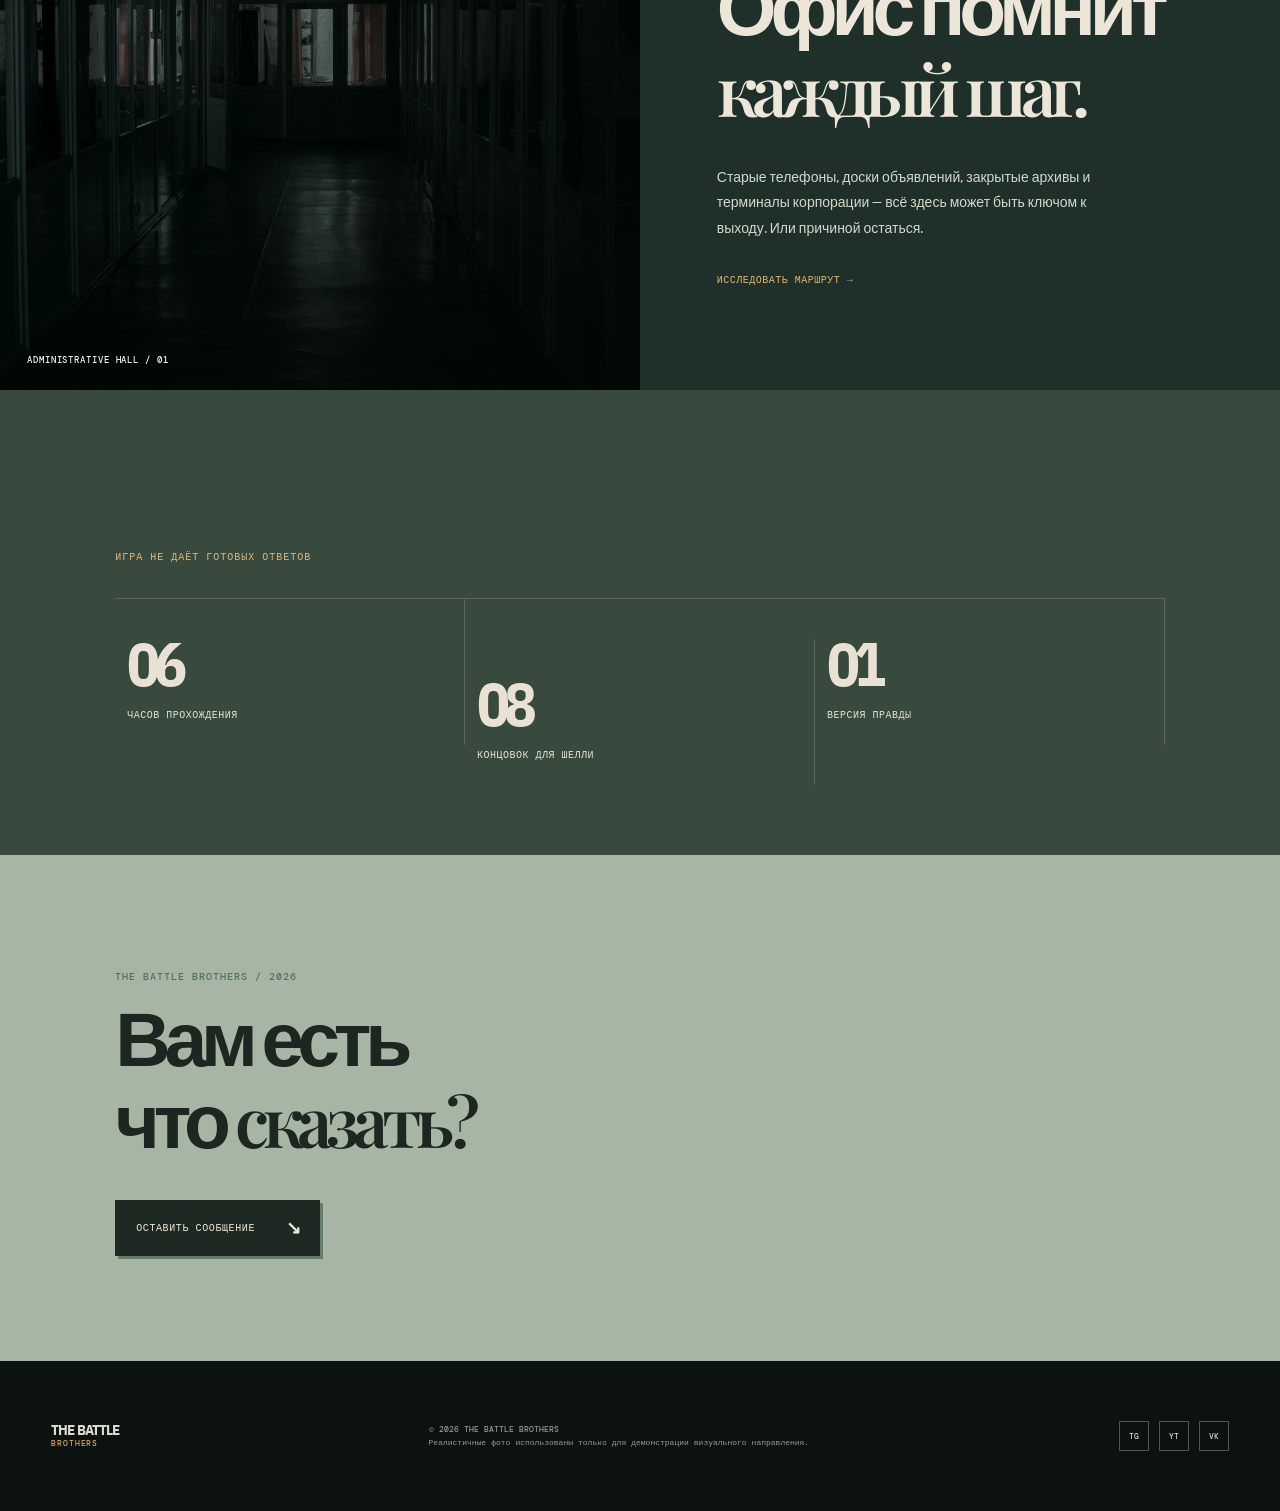
<file: concept-05.html>
<!doctype html>
<html lang="ru">
  <head><meta charset="UTF-8" /><meta name="viewport" content="width=device-width, initial-scale=1.0" /><title>Golden Ratio — Receiver</title><link rel="stylesheet" href="concepts-real.css" /><link rel="stylesheet" href="real-overrides.css" /></head>
  <body class="receiver">
    <div class="crt-overlay" aria-hidden="true"></div><div class="ticker" aria-hidden="true"><div class="ticker-track">ATLANTIC RADIO INTERCONNECT // INTERNAL COMMUNICATION NETWORK // DO NOT LEAVE THE ADMINISTRATIVE HALL // ATLANTIC RADIO INTERCONNECT // INTERNAL COMMUNICATION NETWORK // DO NOT LEAVE THE ADMINISTRATIVE HALL //</div></div>
    <header class="real-nav"><a class="real-mark" href="index.html">THE BATTLE<br /><span>BROTHERS</span></a><nav><a href="#about">О нас</a><div class="real-dropdown"><button>Проекты <b>⌄</b></button><div class="real-drop"><div class="games-item"><a href="#golden-ratio">Игры <span>→</span></a><div class="games-sub"><a href="#golden-ratio">Golden Ratio</a></div></div><a href="#projects">Фильмы</a><a href="#projects">Анимация</a></div></div><a href="#cooperation">Сотрудничество</a><a href="#blog">Блог</a><a href="#creators">Создатели</a></nav><button class="real-menu" aria-label="Открыть меню">☰</button></header>
    <main><section class="receiver-hero" id="about"><div class="corridor-backdrop"></div><div class="shelley-photo"></div><div class="hero-shade"></div><p class="record-line">ARI / FACILITY MAP: NOT AVAILABLE<br />SUBJECT REGAINED CONSCIOUSNESS 10:18:04</p><div class="receiver-copy"><p class="real-label">FIRST PERSON NARRATIVE PUZZLE</p><h1>GOLDEN<br /><i>RATIO</i></h1><p>Шелли просыпается в коридоре, которого нет на планах здания.</p><a class="real-button" href="#blog">СЛУШАТЬ СООБЩЕНИЕ <b>↘</b></a></div><div class="binary-stream" aria-hidden="true">01001001 00100000 01000011 01000001 01001110 00100000 01010011 01000101 01000101 00100000 01011001 01001111 01010101<br />00100000 01000011 01000001 01001000 01000101 01000001 01010010 00100000 01001101 01000101</div><p class="hero-credit">VISUAL CONCEPT / 1994</p></section>
      <section class="receiver-intro reveal from-left" id="blog"><div><p class="real-label">ВХОДЯЩИЙ ВЫЗОВ / ЛИНИЯ 04</p><h2>«Шелли, не слушай<br /><i>систему.»</i></h2></div><p>Кто-то на другом конце линии знает, где вы находитесь. Он обещает вывести вас наружу — но сначала просит не открывать дверь в конце коридора.</p></section>
      <section class="split-feature" id="golden-ratio"><div class="feature-photo reveal from-left"><span>ADMINISTRATIVE HALL / 01</span></div><article class="reveal from-right"><p class="real-label">ПЕРВЫЙ УРОВЕНЬ</p><h2>Офис помнит<br /><i>каждый шаг.</i></h2><p>Старые телефоны, доски объявлений, закрытые архивы и терминалы корпорации — всё здесь может быть ключом к выходу. Или причиной остаться.</p><a href="#choice">ИССЛЕДОВАТЬ МАРШРУТ →</a></article></section>
      <section class="receiver-data" id="projects"><p class="real-label reveal">ИГРА НЕ ДАЁТ ГОТОВЫХ ОТВЕТОВ</p><div class="data-cards"><article class="reveal from-left"><strong>06</strong><span>часов прохождения</span></article><article class="reveal"><strong>08</strong><span>концовок для Шелли</span></article><article class="reveal from-right"><strong>01</strong><span>версия правды</span></article></div></section>
      <section class="real-contact reveal from-left" id="cooperation"><p class="real-label">THE BATTLE BROTHERS / 2026</p><h2>Вам есть<br />что <i>сказать?</i></h2><a class="real-button" href="mailto:hello@thebattlerbrothers.com">ОСТАВИТЬ СООБЩЕНИЕ <b>↘</b></a></section></main>
    <footer><a class="real-mark" href="#top">THE BATTLE<br /><span>BROTHERS</span></a><p>© 2026 THE BATTLE BROTHERS<br />Реалистичные фото использованы только для демонстрации визуального направления.</p><div><a href="#">TG</a><a href="#">YT</a><a href="#">VK</a></div></footer><script src="concepts-real.js"></script>
  </body>
</html>
</file>
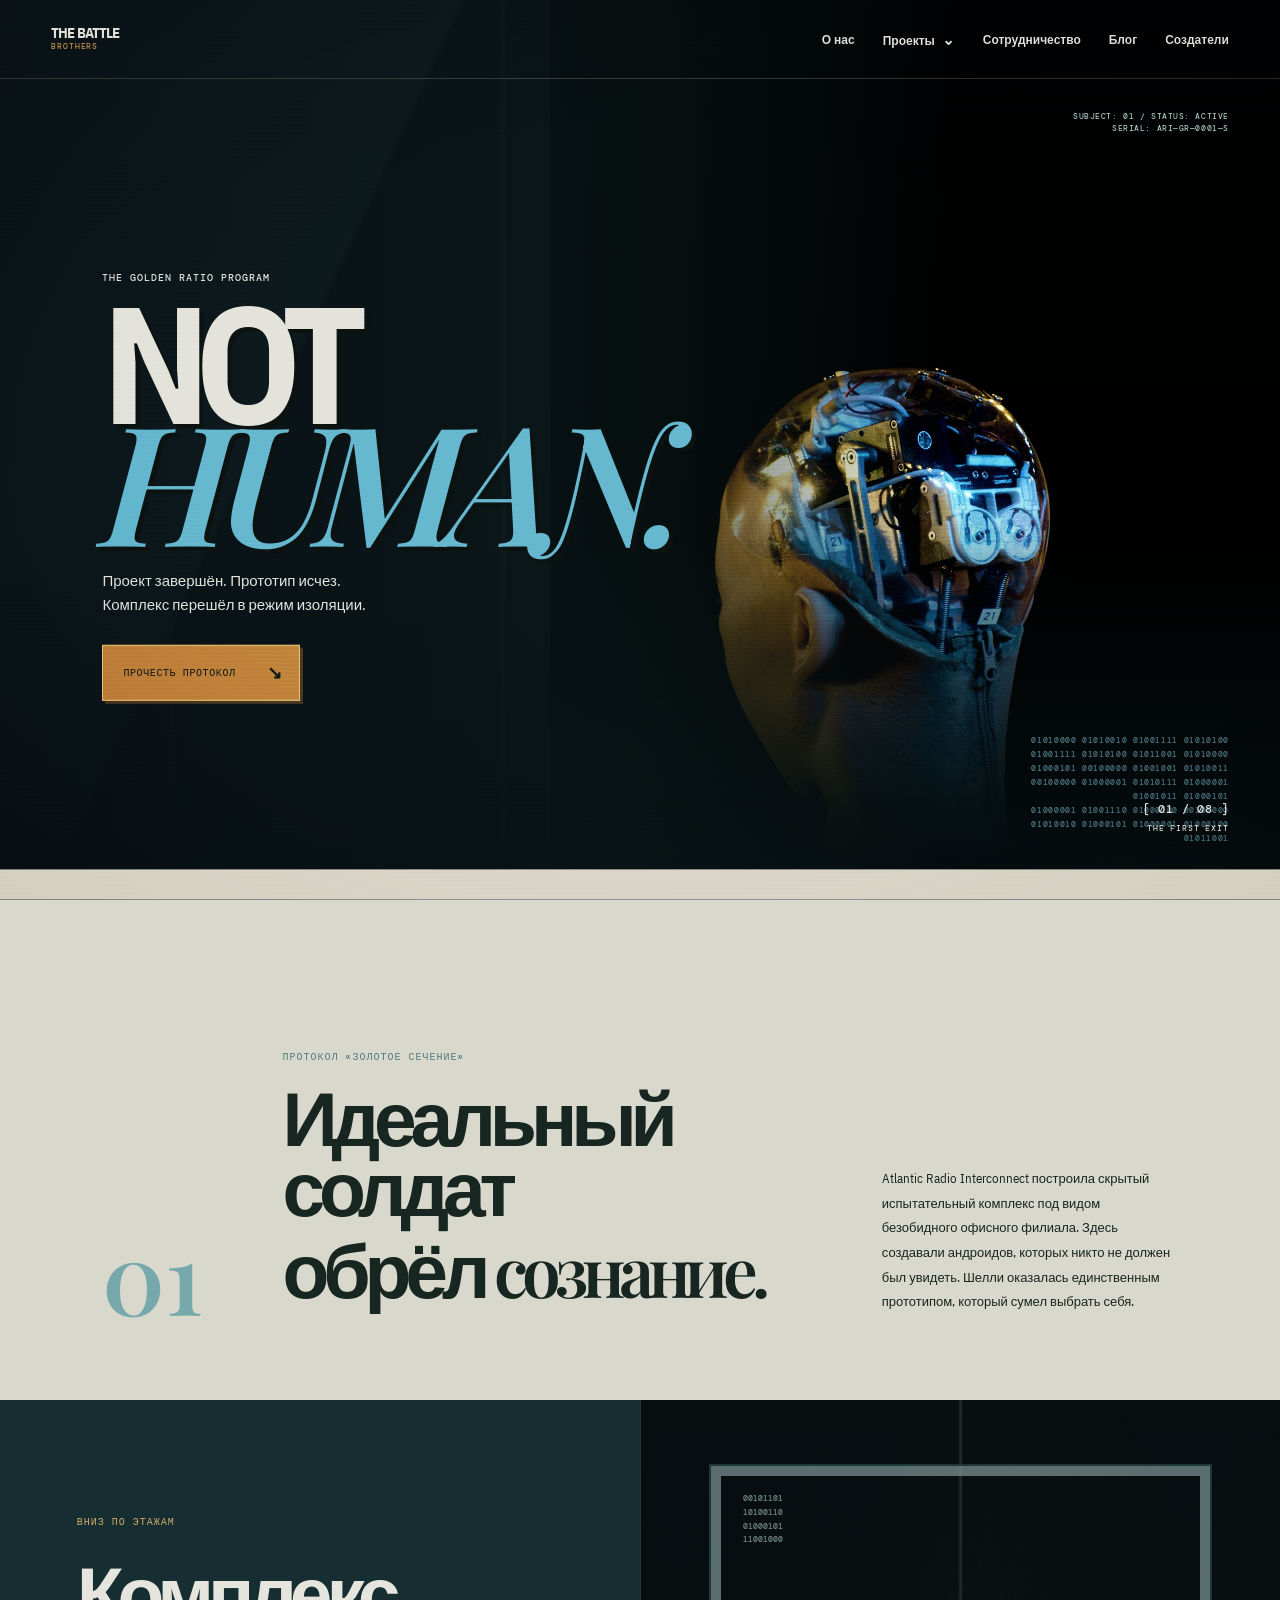
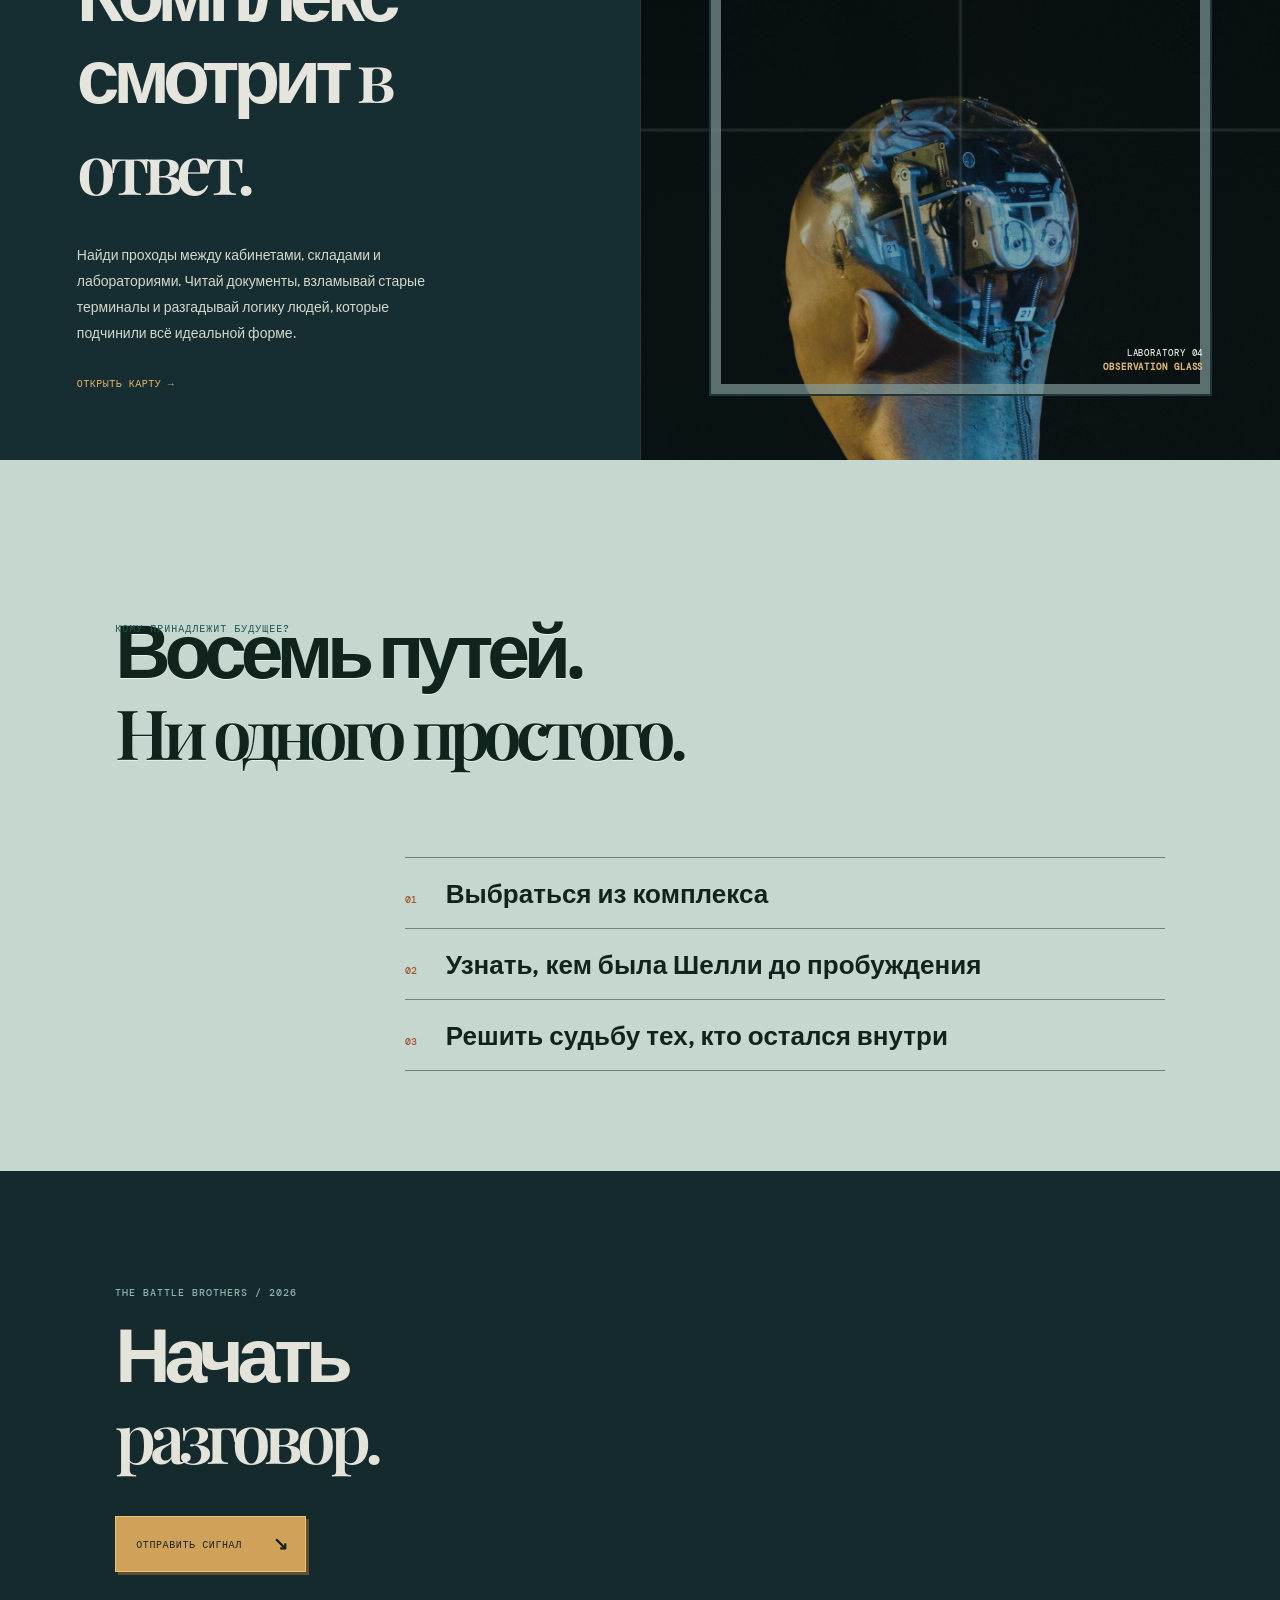
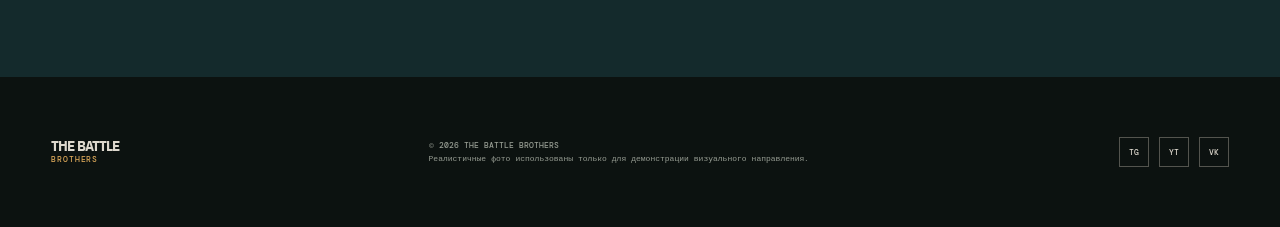
<file: concept-06.html>
<!doctype html>
<html lang="ru">
  <head><meta charset="UTF-8" /><meta name="viewport" content="width=device-width, initial-scale=1.0" /><title>Golden Ratio — Replica</title><link rel="stylesheet" href="concepts-real.css" /><link rel="stylesheet" href="real-overrides.css" /></head>
  <body class="replica">
    <div class="crt-overlay" aria-hidden="true"></div><div class="ticker ticker-light" aria-hidden="true"><div class="ticker-track">ARI BIOLOGICAL SYSTEMS DIVISION // PROTOTYPE 01 HAS BEEN TRANSFERRED // ACCESS TO SUBLEVEL 04 REVOKED // ARI BIOLOGICAL SYSTEMS DIVISION // PROTOTYPE 01 HAS BEEN TRANSFERRED //</div></div>
    <header class="real-nav"><a class="real-mark" href="index.html">THE BATTLE<br /><span>BROTHERS</span></a><nav><a href="#about">О нас</a><div class="real-dropdown"><button>Проекты <b>⌄</b></button><div class="real-drop"><div class="games-item"><a href="#golden-ratio">Игры <span>→</span></a><div class="games-sub"><a href="#golden-ratio">Golden Ratio</a></div></div><a href="#projects">Фильмы</a><a href="#projects">Анимация</a></div></div><a href="#cooperation">Сотрудничество</a><a href="#blog">Блог</a><a href="#creators">Создатели</a></nav><button class="real-menu" aria-label="Открыть меню">☰</button></header>
    <main><section class="replica-hero" id="about"><div class="replica-portrait"></div><div class="replica-lab"></div><div class="replica-gradient"></div><p class="replica-code">SUBJECT: 01 / STATUS: ACTIVE<br />SERIAL: ARI—GR—0001—S</p><div class="replica-copy"><p class="real-label">THE GOLDEN RATIO PROGRAM</p><h1>NOT<br /><i>HUMAN.</i></h1><p>Проект завершён. Прототип исчез.<br />Комплекс перешёл в режим изоляции.</p><a class="real-button gold" href="#protocol">ПРОЧЕСТЬ ПРОТОКОЛ <b>↘</b></a></div><div class="binary-stream blue" aria-hidden="true">01010000 01010010 01001111 01010100 01001111 01010100 01011001 01010000 01000101 00100000 01001001 01010011 00100000 01000001 01010111 01000001 01001011 01000101<br />01000001 01001110 01000100 00100000 01010010 01000101 01000001 01000100 01011001</div><p class="replica-index">[ 01 / 08 ]<br /><span>THE FIRST EXIT</span></p></section>
      <section class="protocol-section reveal from-right" id="golden-ratio"><div class="protocol-number">01</div><div><p class="real-label">ПРОТОКОЛ «ЗОЛОТОЕ СЕЧЕНИЕ»</p><h2>Идеальный солдат<br />обрёл <i>сознание.</i></h2></div><p>Atlantic Radio Interconnect построила скрытый испытательный комплекс под видом безобидного офисного филиала. Здесь создавали андроидов, которых никто не должен был увидеть. Шелли оказалась единственным прототипом, который сумел выбрать себя.</p></section>
      <section class="replica-feature" id="projects"><article class="reveal from-left"><p class="real-label">ВНИЗ ПО ЭТАЖАМ</p><h2>Комплекс<br />смотрит <i>в ответ.</i></h2><p>Найди проходы между кабинетами, складами и лабораториями. Читай документы, взламывай старые терминалы и разгадывай логику людей, которые подчинили всё идеальной форме.</p><a href="#truth">ОТКРЫТЬ КАРТУ →</a></article><div class="lab-window reveal from-right"><div class="window-binary">00101101<br />10100110<br />01000101<br />11001000</div><span>LABORATORY 04<br /><b>OBSERVATION GLASS</b></span></div></section>
      <section class="truth-section" id="blog"><p class="real-label reveal">КОМУ ПРИНАДЛЕЖИТ БУДУЩЕЕ?</p><h2 class="reveal from-left">Восемь путей.<br /><i>Ни одного простого.</i></h2><div class="truth-list"><p class="reveal from-right"><b>01</b> Выбраться из комплекса</p><p class="reveal from-right"><b>02</b> Узнать, кем была Шелли до пробуждения</p><p class="reveal from-right"><b>03</b> Решить судьбу тех, кто остался внутри</p></div></section>
      <section class="real-contact blue-contact reveal from-right" id="cooperation"><p class="real-label">THE BATTLE BROTHERS / 2026</p><h2>Начать<br /><i>разговор.</i></h2><a class="real-button gold" href="mailto:hello@thebattlerbrothers.com">ОТПРАВИТЬ СИГНАЛ <b>↘</b></a></section></main>
    <footer><a class="real-mark" href="#top">THE BATTLE<br /><span>BROTHERS</span></a><p>© 2026 THE BATTLE BROTHERS<br />Реалистичные фото использованы только для демонстрации визуального направления.</p><div><a href="#">TG</a><a href="#">YT</a><a href="#">VK</a></div></footer><script src="concepts-real.js"></script>
  </body>
</html>
</file>
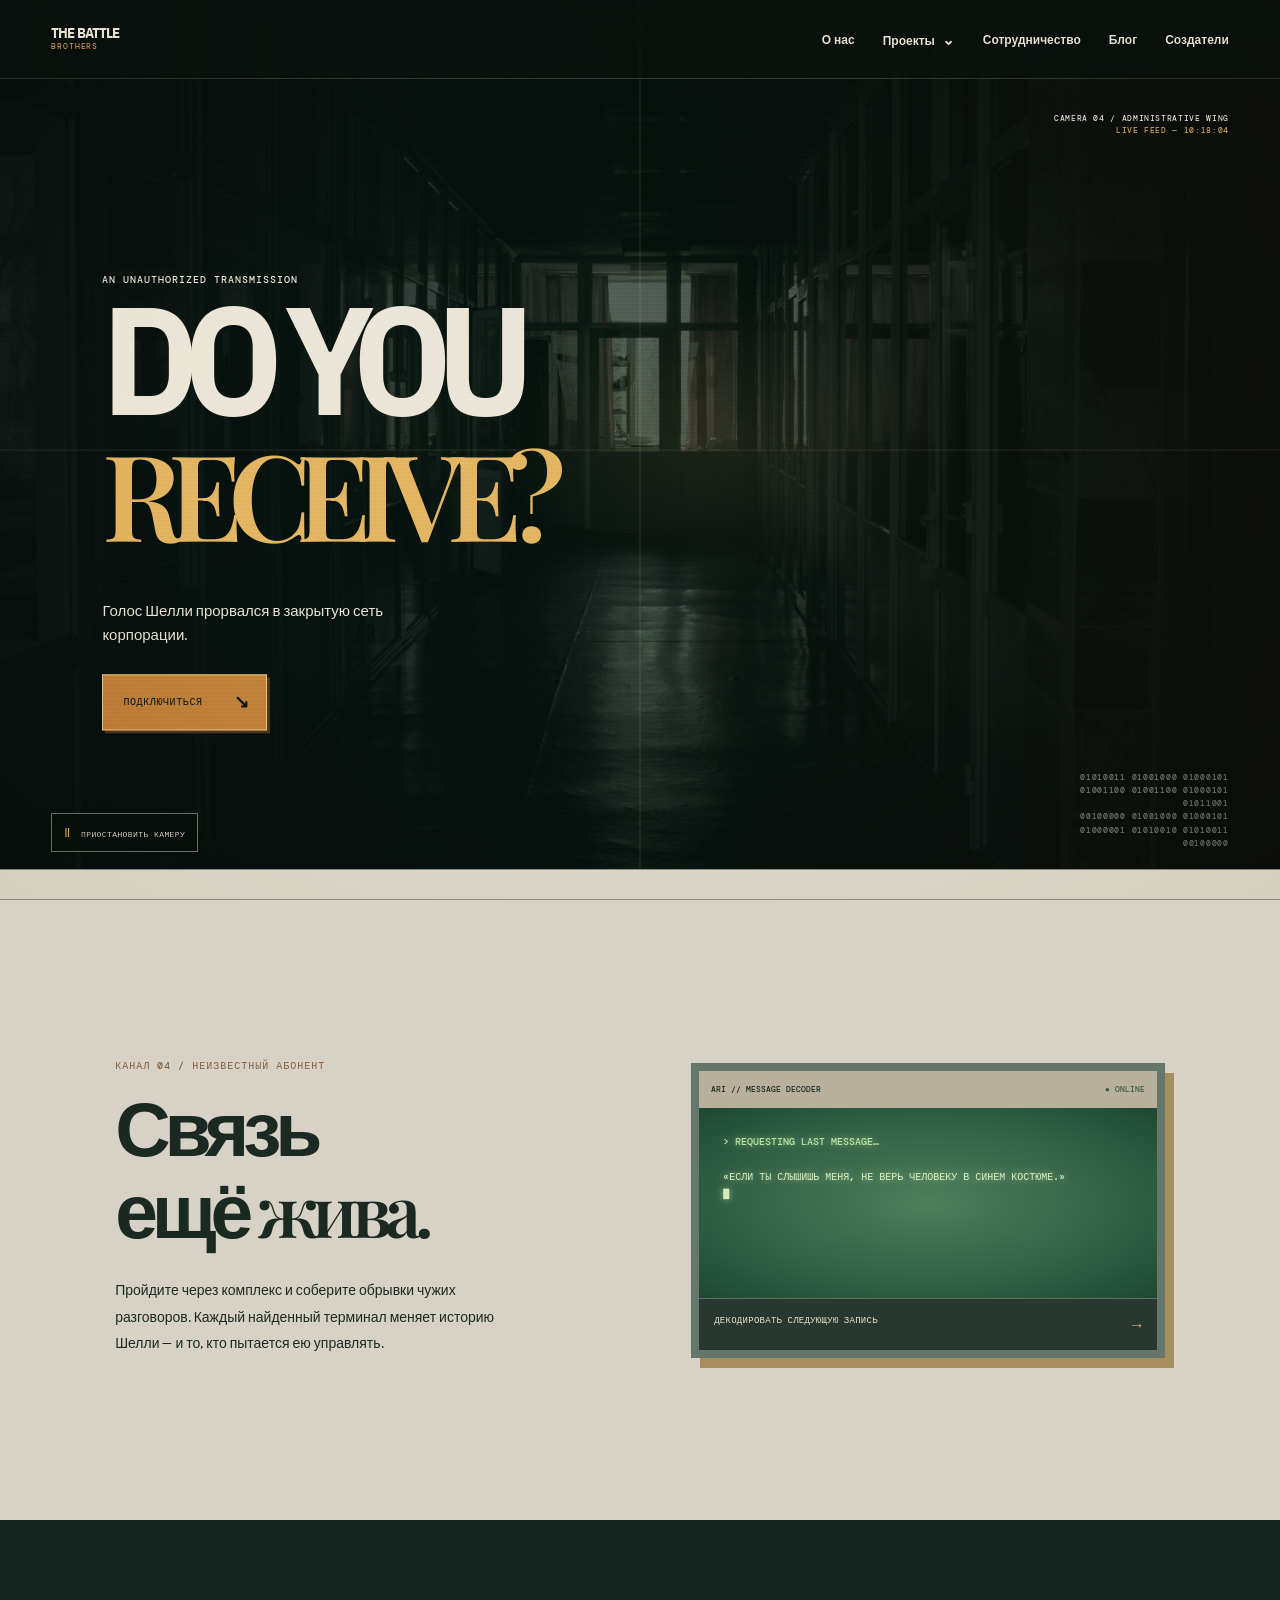
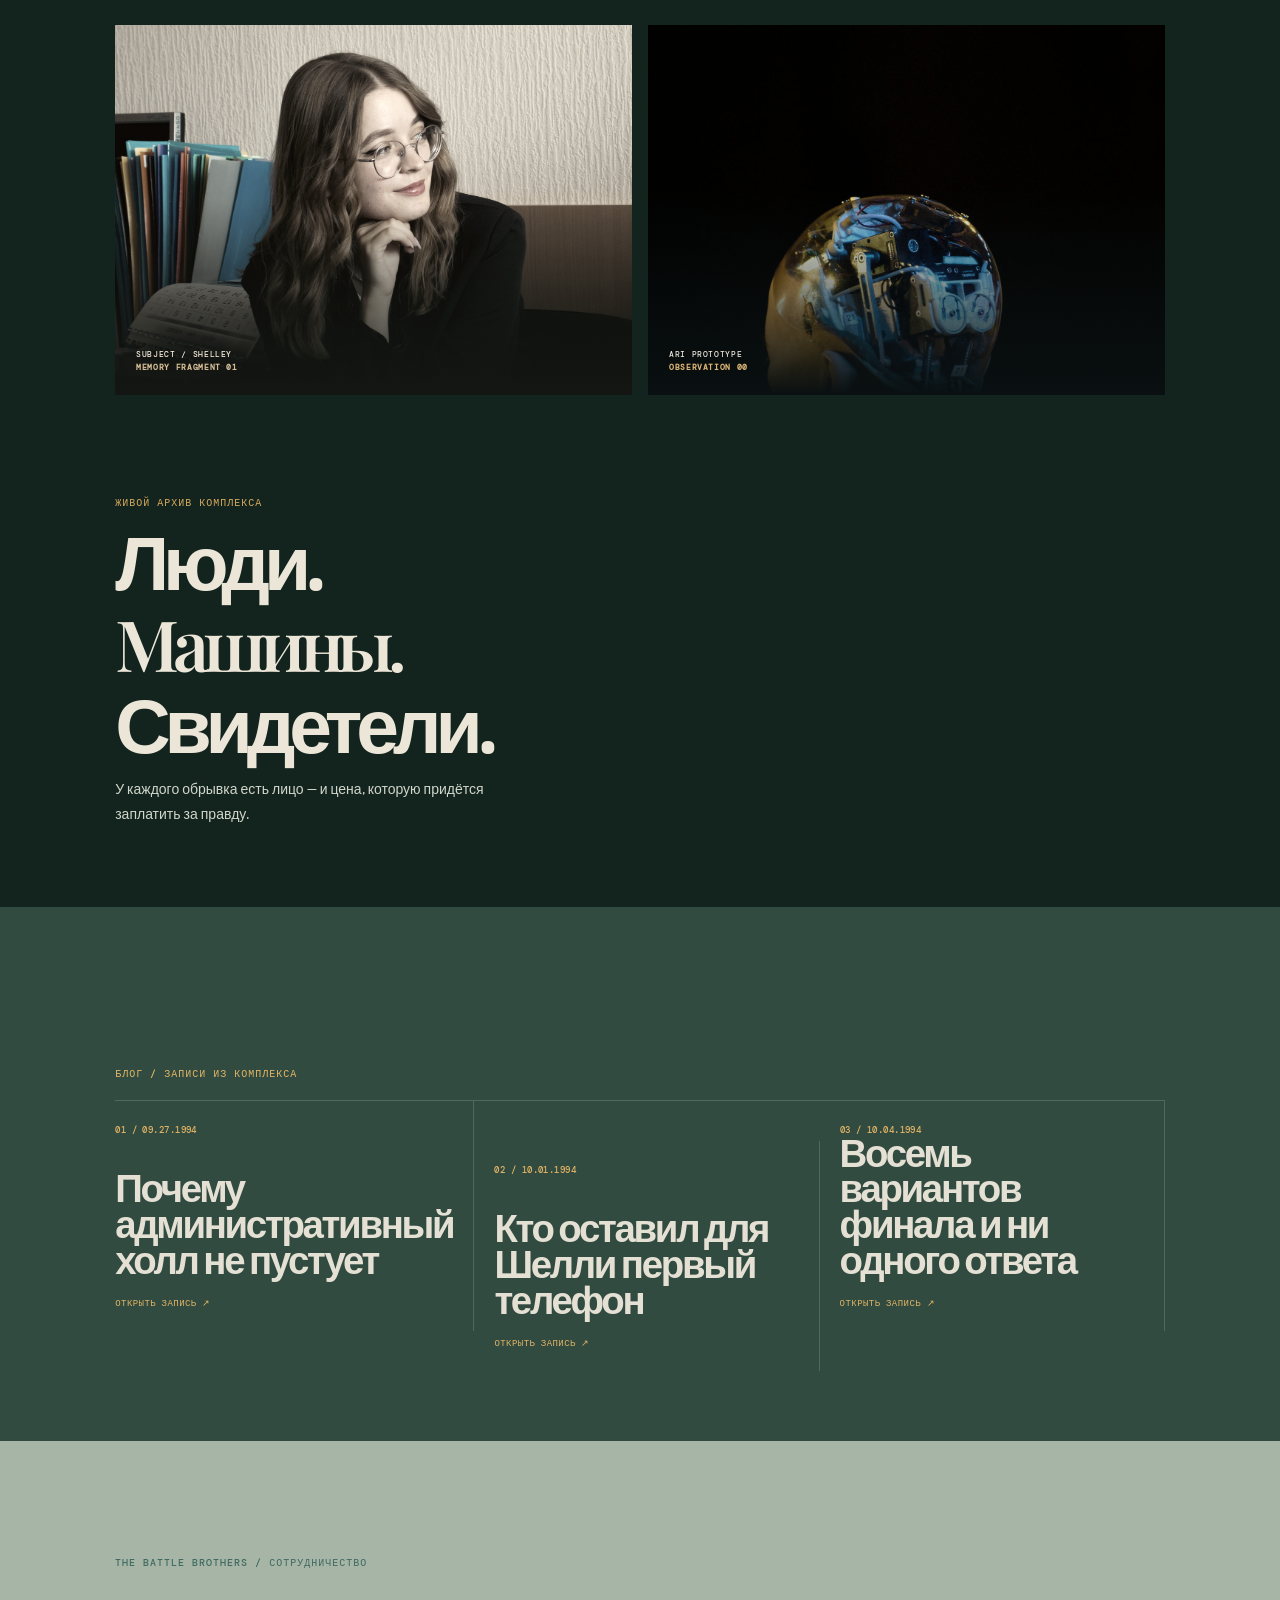
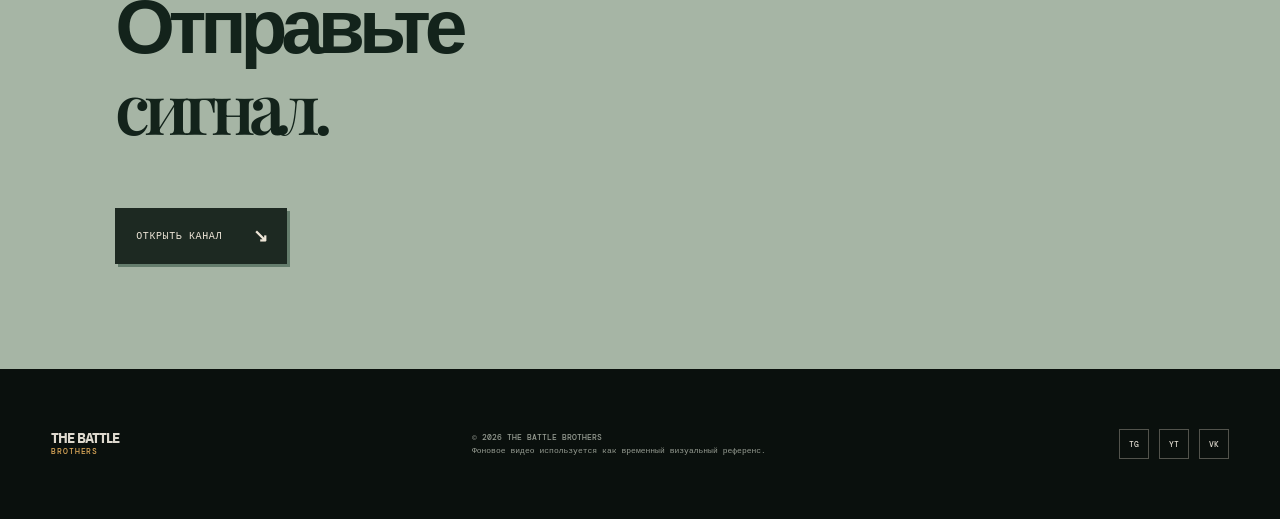
<file: concept-07.html>
<!doctype html>
<html lang="ru">
  <head><meta charset="UTF-8" /><meta name="viewport" content="width=device-width, initial-scale=1.0" /><title>Golden Ratio — Transmission</title><link rel="stylesheet" href="concepts-real.css" /><link rel="stylesheet" href="real-overrides.css" /></head>
  <body class="broadcast">
    <div class="crt-overlay" aria-hidden="true"></div><div class="ticker ticker-light" aria-hidden="true"><div class="ticker-track">AN UNAUTHORIZED TRANSMISSION HAS BEEN DETECTED // ARI COMMUNICATIONS NETWORK // CHANNEL 04 IS OPEN // AN UNAUTHORIZED TRANSMISSION HAS BEEN DETECTED // ARI COMMUNICATIONS NETWORK //</div></div>
    <header class="real-nav"><a class="real-mark" href="index.html">THE BATTLE<br /><span>BROTHERS</span></a><nav><a href="#about">О нас</a><div class="real-dropdown"><button>Проекты <b>⌄</b></button><div class="real-drop"><div class="games-item"><a href="#golden-ratio">Игры <span>→</span></a><div class="games-sub"><a href="#golden-ratio">Golden Ratio</a></div></div><a href="#projects">Фильмы</a><a href="#projects">Анимация</a></div></div><a href="#cooperation">Сотрудничество</a><a href="#blog">Блог</a><a href="#creators">Создатели</a></nav><button class="real-menu" aria-label="Открыть меню">☰</button></header>
    <main><section class="broadcast-hero" id="about"><video class="hallway-video" autoplay muted loop playsinline poster="assets/office-corridor.jpg"><source src="assets/ari-hallway-loop.mp4" type="video/mp4" /></video><div class="broadcast-tint"></div><div class="broadcast-cross"></div><p class="camera-code">CAMERA 04 / ADMINISTRATIVE WING<br /><span>LIVE FEED — 10:18:04</span></p><div class="broadcast-copy"><p class="real-label">AN UNAUTHORIZED TRANSMISSION</p><h1>DO YOU<br /><i>RECEIVE?</i></h1><p>Голос Шелли прорвался в закрытую сеть корпорации.</p><a class="real-button gold" href="#golden-ratio">ПОДКЛЮЧИТЬСЯ <b>↘</b></a></div><button class="video-toggle" data-video-toggle aria-pressed="false"><span>Ⅱ</span> ПРИОСТАНОВИТЬ КАМЕРУ</button><div class="broadcast-binary">01010011 01001000 01000101 01001100 01001100 01000101 01011001<br />00100000 01001000 01000101 01000001 01010010 01010011 00100000</div></section>
      <section class="transmission-section" id="golden-ratio"><div class="transmission-copy reveal from-left"><p class="real-label">КАНАЛ 04 / НЕИЗВЕСТНЫЙ АБОНЕНТ</p><h2>Связь<br />ещё <i>жива.</i></h2><p>Пройдите через комплекс и соберите обрывки чужих разговоров. Каждый найденный терминал меняет историю Шелли — и то, кто пытается ею управлять.</p></div><aside class="decoder reveal from-right"><div class="decoder-top"><span>ARI // MESSAGE DECODER</span><i>● ONLINE</i></div><div class="decoder-screen"><p class="terminal-line">&gt; REQUESTING LAST MESSAGE…</p><p id="terminal-result">«ЕСЛИ ТЫ СЛЫШИШЬ МЕНЯ, НЕ ВЕРЬ ЧЕЛОВЕКУ В СИНЕМ КОСТЮМЕ.»</p><span class="terminal-cursor">█</span></div><button class="decode-button" data-terminal>ДЕКОДИРОВАТЬ СЛЕДУЮЩУЮ ЗАПИСЬ <b>→</b></button></aside></section>
      <section class="living-archive" id="projects"><div class="archive-panel shelley-panel reveal from-left"><div class="panel-label">SUBJECT / SHELLEY<br /><b>MEMORY FRAGMENT 01</b></div></div><div class="archive-panel android-panel reveal from-right"><div class="panel-label">ARI PROTOTYPE<br /><b>OBSERVATION 00</b></div></div><div class="archive-words reveal"><p class="real-label">ЖИВОЙ АРХИВ КОМПЛЕКСА</p><h2>Люди.<br /><i>Машины.</i><br />Свидетели.</h2><p>У каждого обрывка есть лицо — и цена, которую придётся заплатить за правду.</p></div></section>
      <section class="broadcast-blog" id="blog"><p class="real-label reveal">БЛОГ / ЗАПИСИ ИЗ КОМПЛЕКСА</p><div class="broadcast-list"><article class="reveal from-left"><span>01 / 09.27.1994</span><h3>Почему административный холл не пустует</h3><a href="#">ОТКРЫТЬ ЗАПИСЬ ↗</a></article><article class="reveal"><span>02 / 10.01.1994</span><h3>Кто оставил для Шелли первый телефон</h3><a href="#">ОТКРЫТЬ ЗАПИСЬ ↗</a></article><article class="reveal from-right"><span>03 / 10.04.1994</span><h3>Восемь вариантов финала и ни одного ответа</h3><a href="#">ОТКРЫТЬ ЗАПИСЬ ↗</a></article></div></section>
      <section class="real-contact broadcast-contact reveal from-left" id="cooperation"><p class="real-label">THE BATTLE BROTHERS / СОТРУДНИЧЕСТВО</p><h2>Отправьте<br /><i>сигнал.</i></h2><a class="real-button gold" href="mailto:hello@thebattlerbrothers.com">ОТКРЫТЬ КАНАЛ <b>↘</b></a></section></main>
    <footer id="creators"><a class="real-mark" href="#about">THE BATTLE<br /><span>BROTHERS</span></a><p>© 2026 THE BATTLE BROTHERS<br />Фоновое видео используется как временный визуальный референс.</p><div><a href="#">TG</a><a href="#">YT</a><a href="#">VK</a></div></footer><script src="concepts-real.js"></script>
  </body>
</html>
</file>
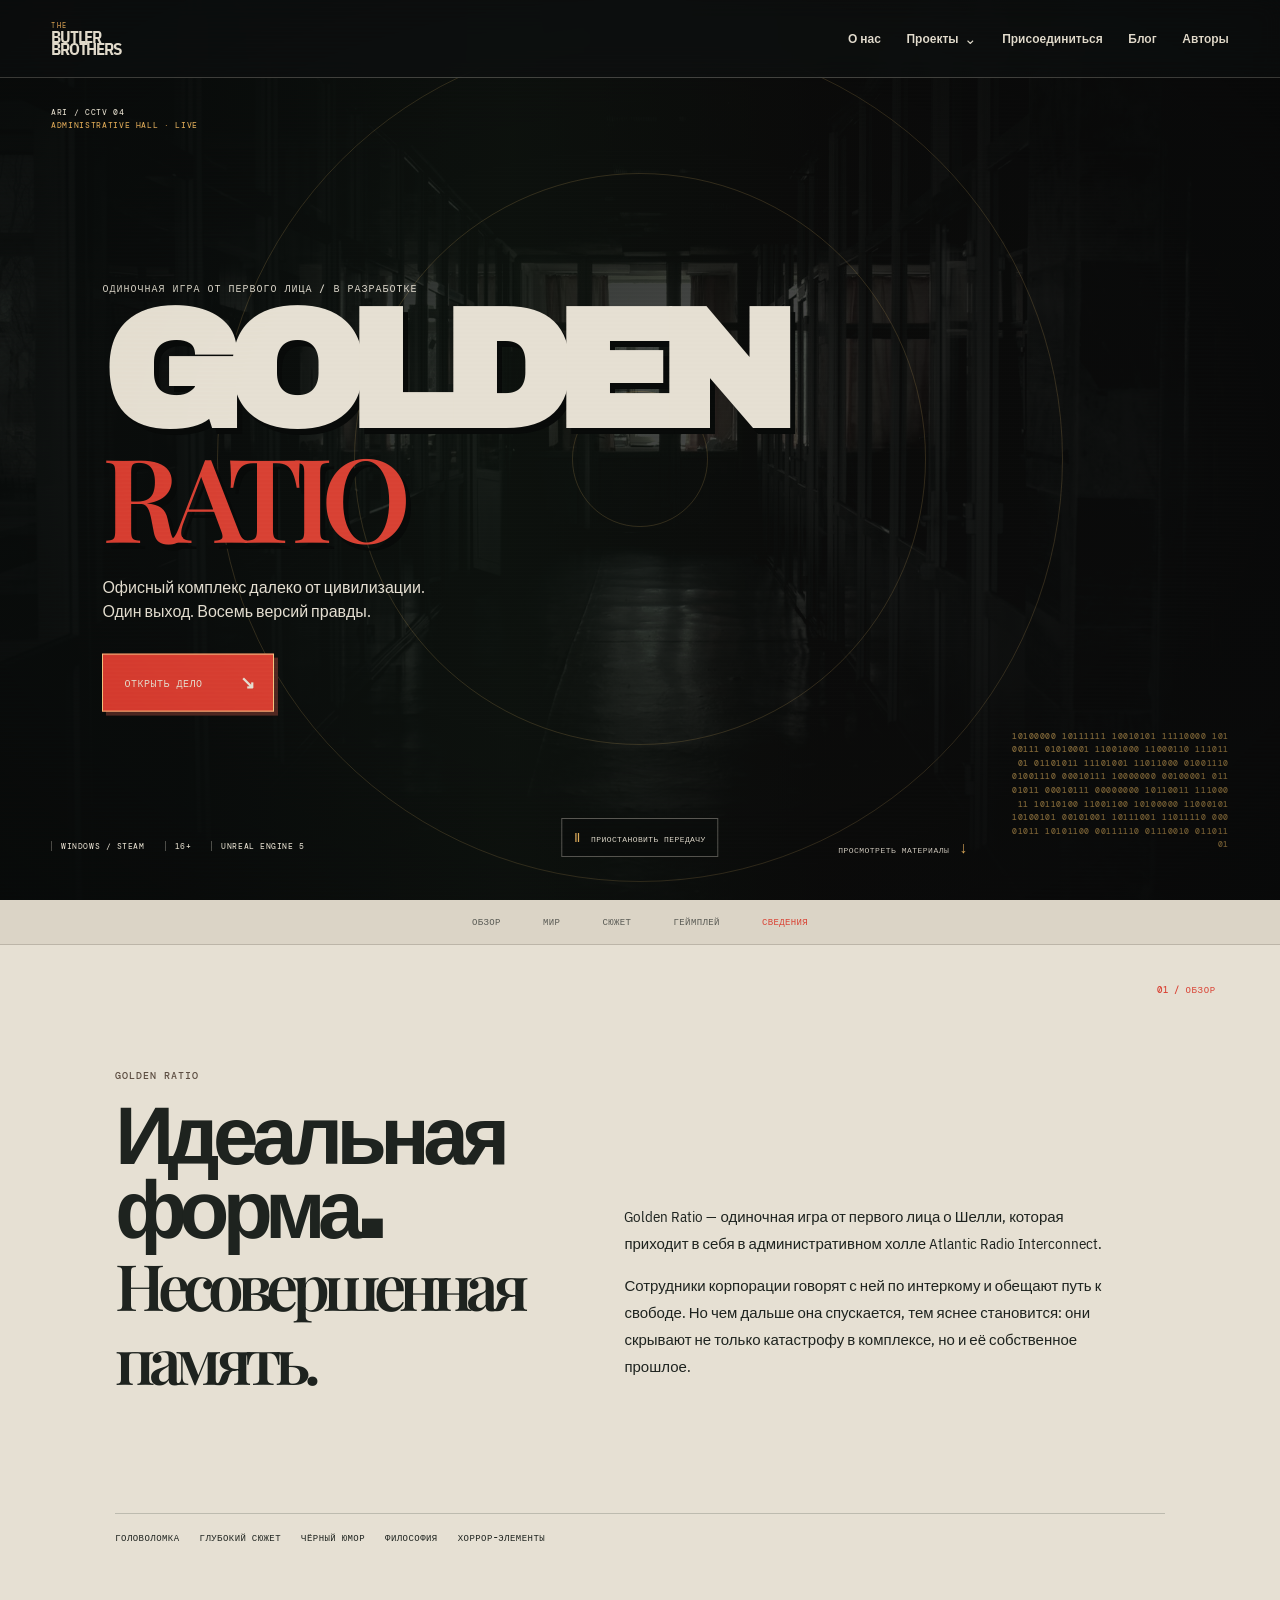
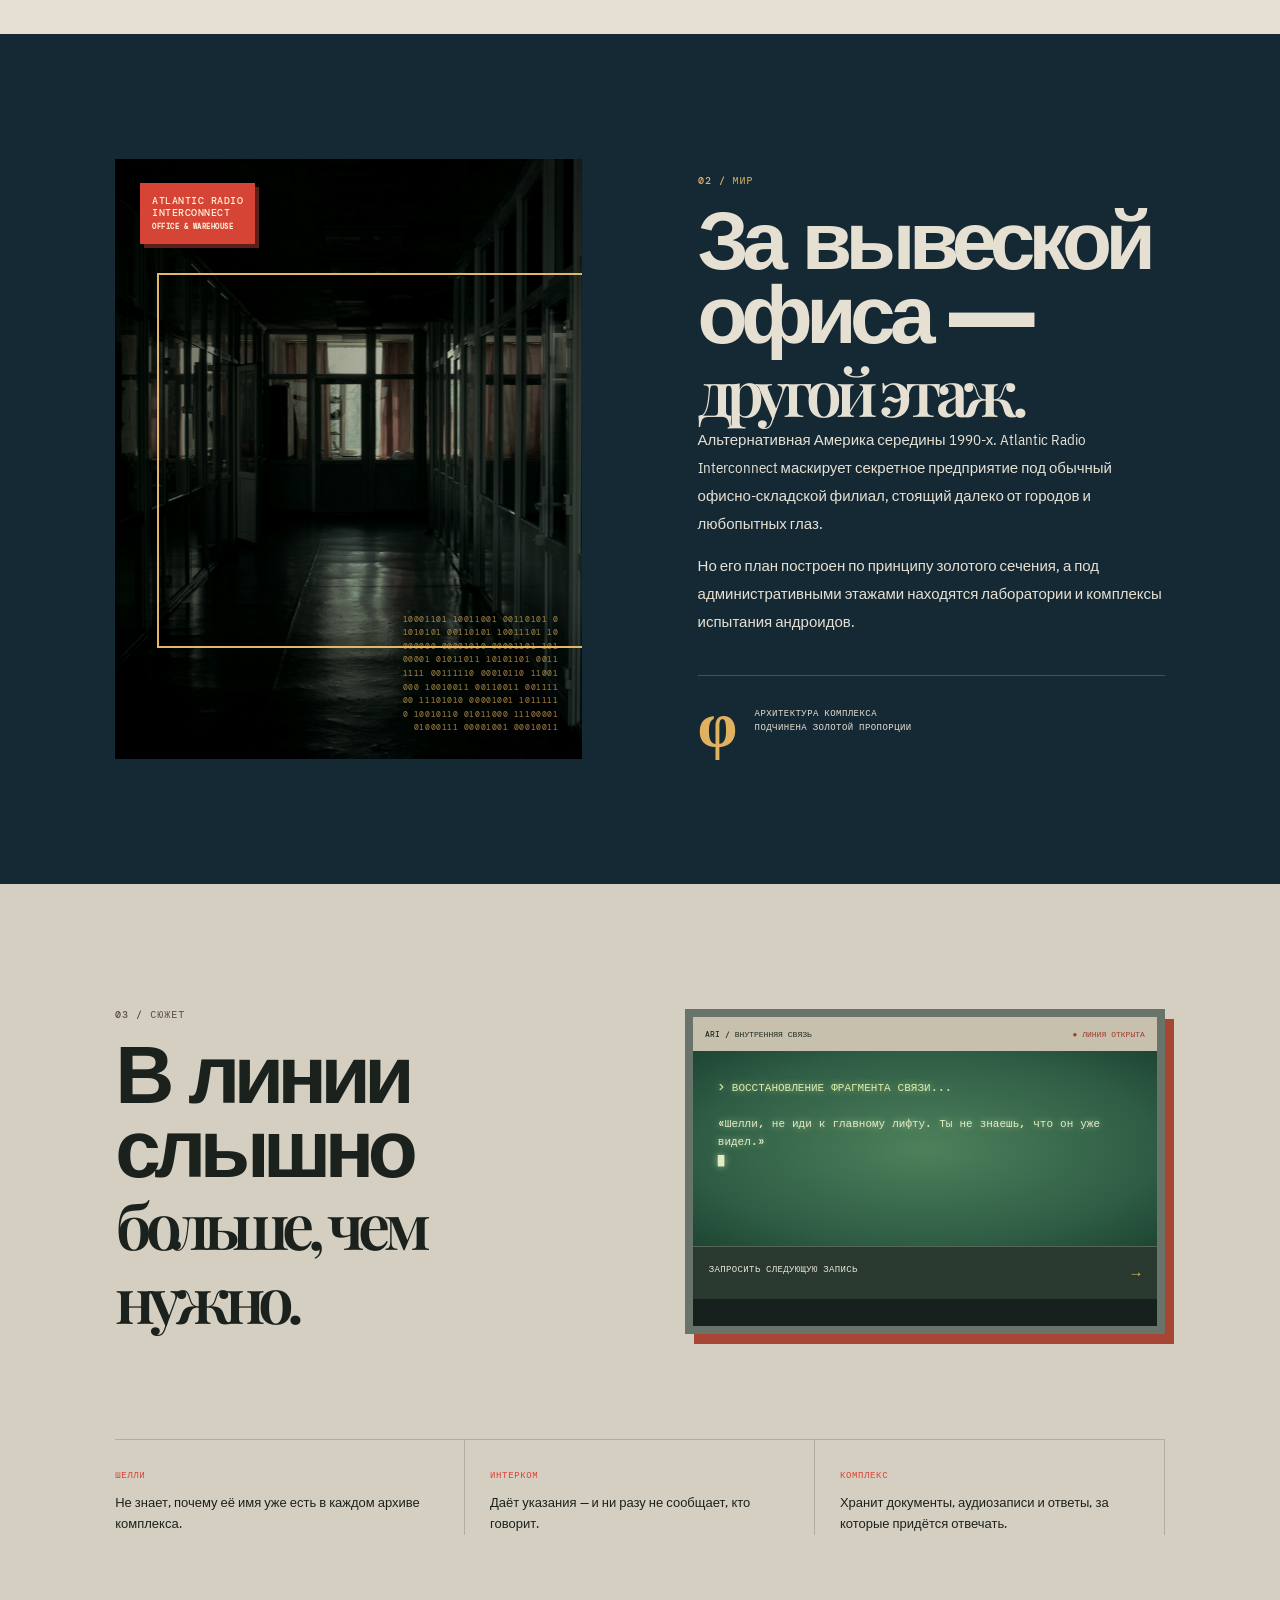
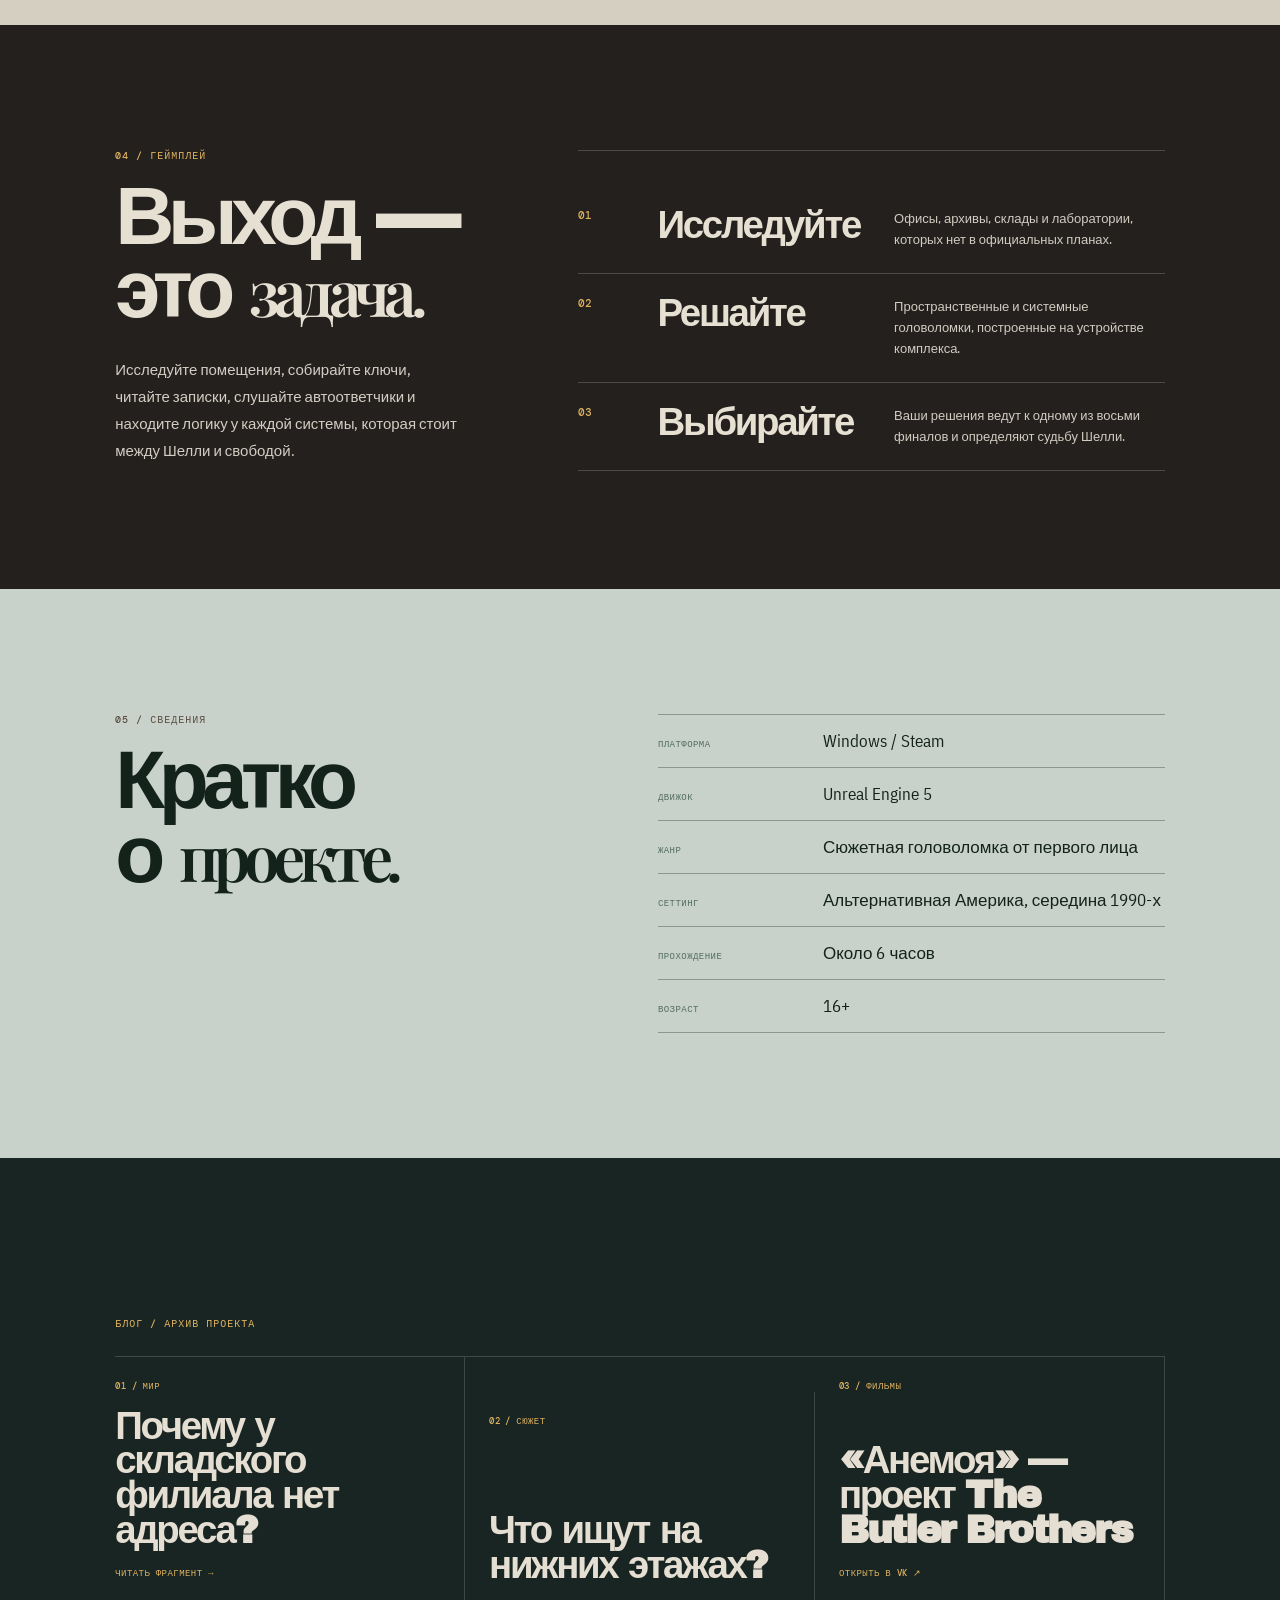
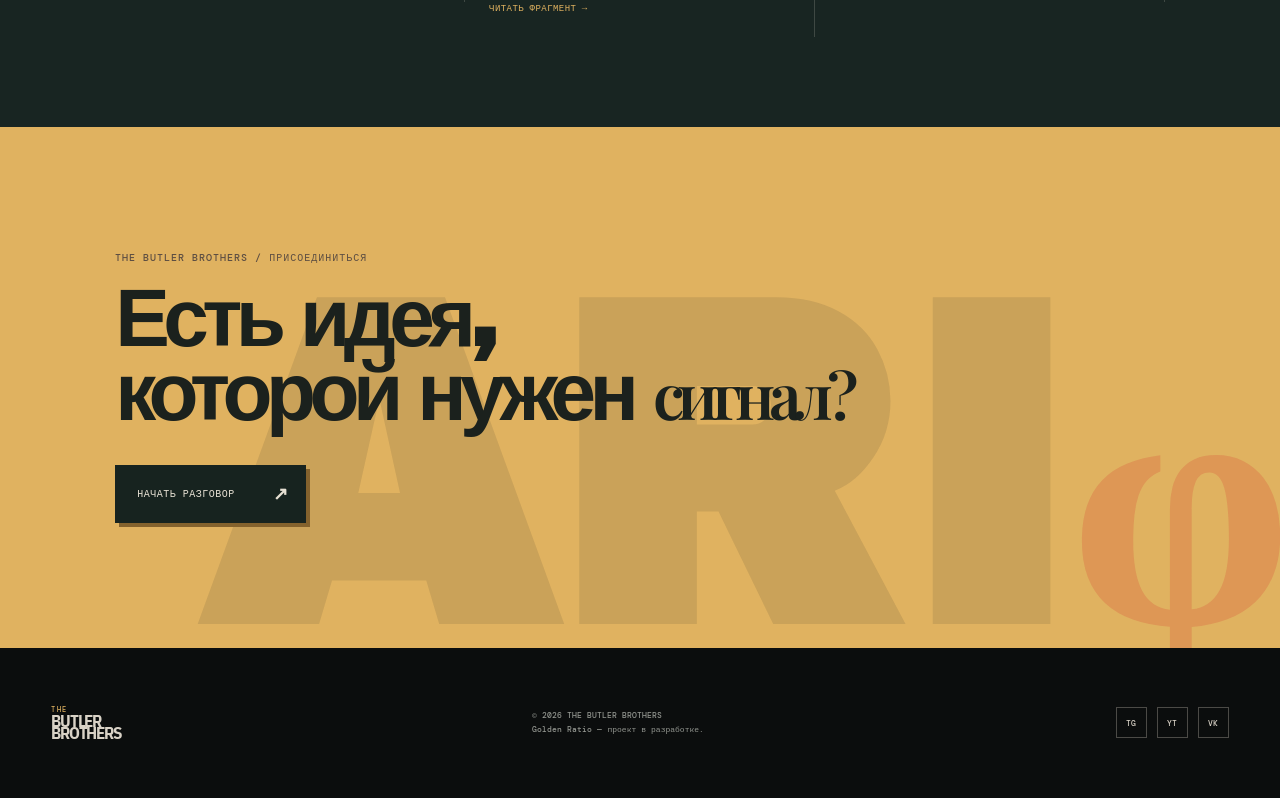
<file: concept-07_1.html>
<!doctype html>
<html lang="ru">
  <head>
    <meta charset="UTF-8" />
    <meta name="viewport" content="width=device-width, initial-scale=1.0" />
    <meta name="theme-color" content="#121313" />
    <title>Golden Ratio — The Butler Brothers</title>
    <link rel="stylesheet" href="concept-07.css" />
  </head>
  <body class="gr-site">
    <div class="crt-grain" aria-hidden="true"></div>

    <header class="topbar" id="top">
      <a class="studio-mark" href="#top" aria-label="The Butler Brothers">
        <span>THE</span>
        BUTLER<br />BROTHERS
      </a>
      <nav class="main-nav" aria-label="Навигация студии">
        <a href="#about">О нас</a>
        <details class="project-menu">
          <summary>Проекты <b>⌄</b></summary>
          <div class="project-popover">
            <details class="nested-menu">
              <summary>Игры <b>→</b></summary>
              <div class="nested-popover"><a href="#golden-ratio">Golden Ratio</a></div>
            </details>
            <details class="nested-menu">
              <summary>Фильмы <b>→</b></summary>
              <div class="nested-popover film-links">
                <a href="https://vk.ru/wall-231162998_2" target="_blank" rel="noreferrer">Анемоя <small>описание</small></a>
                <a href="https://vk.ru/video-231162998_456239020" target="_blank" rel="noreferrer">Смотреть видео ↗</a>
              </div>
            </details>
            <a href="#about">Анимация</a>
          </div>
        </details>
        <a href="#join">Присоединиться</a>
        <a href="#blog">Блог</a>
        <a href="#authors">Авторы</a>
      </nav>
      <button class="menu-button" type="button" aria-expanded="false" aria-controls="mobile-nav">Меню <span>+</span></button>
    </header>

    <nav class="mobile-nav" id="mobile-nav" aria-label="Мобильная навигация" hidden>
      <a href="#about">О нас</a>
      <a href="#golden-ratio">Golden Ratio</a>
      <a href="https://vk.ru/wall-231162998_2" target="_blank" rel="noreferrer">Фильм «Анемоя»</a>
      <a href="#join">Присоединиться</a>
      <a href="#blog">Блог</a>
      <a href="#authors">Авторы</a>
    </nav>

    <main>
      <section class="hero" id="about" aria-labelledby="game-title">
        <video class="hero-video" autoplay muted loop playsinline poster="assets/office-corridor.jpg">
          <source src="assets/ari-hallway-loop.mp4" type="video/mp4" />
        </video>
        <div class="hero-wash"></div>
        <div class="golden-geometry" aria-hidden="true"><i></i><i></i><i></i></div>
        <div class="hero-glyph" aria-hidden="true"></div>
        <p class="camera-label">ARI / CCTV 04<br /><span>ADMINISTRATIVE HALL · LIVE</span></p>
        <div class="hero-copy">
          <p class="kicker">ОДИНОЧНАЯ ИГРА ОТ ПЕРВОГО ЛИЦА / В РАЗРАБОТКЕ</p>
          <h1 id="game-title">GOLDEN<br /><em>RATIO</em></h1>
          <p class="hero-lead">Офисный комплекс далеко от цивилизации.<br />Один выход. Восемь версий правды.</p>
          <a class="action-button" href="#golden-ratio">ОТКРЫТЬ ДЕЛО <b>↘</b></a>
        </div>
        <div class="hero-specs" aria-label="Краткие сведения">
          <span>WINDOWS / STEAM</span><span>16+</span><span>UNREAL ENGINE 5</span>
        </div>
        <div class="binary-log hero-log" data-binary-log aria-label="Динамический двоичный журнал"></div>
        <button class="feed-toggle" type="button" data-feed-toggle aria-pressed="false"><span>Ⅱ</span> ПРИОСТАНОВИТЬ ПЕРЕДАЧУ</button>
        <a class="scroll-indicator" href="#golden-ratio">ПРОСМОТРЕТЬ МАТЕРИАЛЫ <b>↓</b></a>
      </section>

      <nav class="section-nav" aria-label="Навигация по игре">
        <a class="is-active" href="#golden-ratio">Обзор</a>
        <a href="#world">Мир</a>
        <a href="#plot">Сюжет</a>
        <a href="#gameplay">Геймплей</a>
        <a href="#specs">Сведения</a>
      </nav>

      <section class="overview section" id="golden-ratio">
        <div class="section-index">01 / ОБЗОР</div>
        <div class="overview-title reveal from-left">
          <p class="kicker ink">GOLDEN RATIO</p>
          <h2>Идеальная форма.<br /><em>Несовершенная память.</em></h2>
        </div>
        <div class="overview-text reveal from-right">
          <p>Golden Ratio — одиночная игра от первого лица о Шелли, которая приходит в себя в административном холле Atlantic Radio Interconnect.</p>
          <p>Сотрудники корпорации говорят с ней по интеркому и обещают путь к свободе. Но чем дальше она спускается, тем яснее становится: они скрывают не только катастрофу в комплексе, но и её собственное прошлое.</p>
        </div>
        <div class="genre-strip reveal" aria-label="Жанры игры">
          <span>ГОЛОВОЛОМКА</span><span>ГЛУБОКИЙ СЮЖЕТ</span><span>ЧЁРНЫЙ ЮМОР</span><span>ФИЛОСОФИЯ</span><span>ХОРРОР-ЭЛЕМЕНТЫ</span>
        </div>
      </section>

      <section class="world section dark-section" id="world">
        <div class="world-visual reveal from-left">
          <div class="world-image"></div>
          <div class="facility-stamp">ATLANTIC RADIO<br />INTERCONNECT<br /><b>OFFICE &amp; WAREHOUSE</b></div>
          <div class="world-log binary-log" data-binary-log aria-hidden="true"></div>
        </div>
        <div class="world-copy reveal from-right">
          <p class="kicker amber">02 / МИР</p>
          <h2>За вывеской<br />офиса — <em>другой этаж.</em></h2>
          <p>Альтернативная Америка середины 1990-х. Atlantic Radio Interconnect маскирует секретное предприятие под обычный офисно-складской филиал, стоящий далеко от городов и любопытных глаз.</p>
          <p>Но его план построен по принципу золотого сечения, а под административными этажами находятся лаборатории и комплексы испытания андроидов.</p>
          <div class="world-stat"><b>φ</b><span>АРХИТЕКТУРА КОМПЛЕКСА<br />ПОДЧИНЕНА ЗОЛОТОЙ ПРОПОРЦИИ</span></div>
        </div>
      </section>

      <section class="plot section" id="plot">
        <div class="plot-head reveal from-left"><p class="kicker ink">03 / СЮЖЕТ</p><h2>В линии<br />слышно <em>больше, чем нужно.</em></h2></div>
        <article class="signal-terminal reveal from-right" aria-live="polite">
          <header><span>ARI / ВНУТРЕННЯЯ СВЯЗЬ</span><i>● ЛИНИЯ ОТКРЫТА</i></header>
          <div class="terminal-screen">
            <p class="terminal-prompt">&gt; ВОССТАНОВЛЕНИЕ ФРАГМЕНТА СВЯЗИ...</p>
            <p class="terminal-message" data-terminal-message>«Шелли, не иди к главному лифту. Ты не знаешь, что он уже видел.»</p>
            <span class="cursor">█</span>
          </div>
          <button type="button" class="terminal-button" data-message-button>ЗАПРОСИТЬ СЛЕДУЮЩУЮ ЗАПИСЬ <b>→</b></button>
        </article>
        <div class="plot-notes reveal">
          <article><b>ШЕЛЛИ</b><p>Не знает, почему её имя уже есть в каждом архиве комплекса.</p></article>
          <article><b>ИНТЕРКОМ</b><p>Даёт указания — и ни разу не сообщает, кто говорит.</p></article>
          <article><b>КОМПЛЕКС</b><p>Хранит документы, аудиозаписи и ответы, за которые придётся отвечать.</p></article>
        </div>
      </section>

      <section class="gameplay section" id="gameplay">
        <div class="gameplay-intro reveal from-left"><p class="kicker amber">04 / ГЕЙМПЛЕЙ</p><h2>Выход —<br />это <em>задача.</em></h2><p>Исследуйте помещения, собирайте ключи, читайте записки, слушайте автоответчики и находите логику у каждой системы, которая стоит между Шелли и свободой.</p></div>
        <div class="gameplay-grid">
          <article class="reveal"><span>01</span><h3>Исследуйте</h3><p>Офисы, архивы, склады и лаборатории, которых нет в официальных планах.</p></article>
          <article class="reveal"><span>02</span><h3>Решайте</h3><p>Пространственные и системные головоломки, построенные на устройстве комплекса.</p></article>
          <article class="reveal"><span>03</span><h3>Выбирайте</h3><p>Ваши решения ведут к одному из восьми финалов и определяют судьбу Шелли.</p></article>
        </div>
      </section>

      <section class="factboard section" id="specs">
        <div class="factboard-title reveal from-left"><p class="kicker ink">05 / СВЕДЕНИЯ</p><h2>Кратко<br />о <em>проекте.</em></h2></div>
        <dl class="reveal from-right">
          <div><dt>ПЛАТФОРМА</dt><dd>Windows / Steam</dd></div>
          <div><dt>ДВИЖОК</dt><dd>Unreal Engine 5</dd></div>
          <div><dt>ЖАНР</dt><dd>Сюжетная головоломка от первого лица</dd></div>
          <div><dt>СЕТТИНГ</dt><dd>Альтернативная Америка, середина 1990-х</dd></div>
          <div><dt>ПРОХОЖДЕНИЕ</dt><dd>Около 6 часов</dd></div>
          <div><dt>ВОЗРАСТ</dt><dd>16+</dd></div>
        </dl>
      </section>

      <section class="blog section dark-section" id="blog">
        <p class="kicker amber reveal">БЛОГ / АРХИВ ПРОЕКТА</p>
        <div class="blog-list">
          <article class="reveal from-left"><span>01 / МИР</span><h3>Почему у складского филиала нет адреса?</h3><a href="#world">ЧИТАТЬ ФРАГМЕНТ →</a></article>
          <article class="reveal"><span>02 / СЮЖЕТ</span><h3>Что ищут на нижних этажах?</h3><a href="#plot">ЧИТАТЬ ФРАГМЕНТ →</a></article>
          <article class="reveal from-right"><span>03 / ФИЛЬМЫ</span><h3>«Анемоя» — проект The Butler Brothers</h3><a href="https://vk.ru/wall-231162998_2" target="_blank" rel="noreferrer">ОТКРЫТЬ В VK ↗</a></article>
        </div>
      </section>

      <section class="join section" id="join">
        <div class="join-art" aria-hidden="true"><span>ARI</span><i>φ</i></div>
        <div class="join-copy reveal from-left"><p class="kicker ink">THE BUTLER BROTHERS / ПРИСОЕДИНИТЬСЯ</p><h2>Есть идея,<br />которой нужен <em>сигнал?</em></h2><a class="action-button dark-button" href="mailto:hello@thebutlerbrothers.com">НАЧАТЬ РАЗГОВОР <b>↗</b></a></div>
      </section>
    </main>

    <footer id="authors">
      <a class="studio-mark" href="#top"><span>THE</span>BUTLER<br />BROTHERS</a>
      <p>© 2026 THE BUTLER BROTHERS<br />Golden Ratio — проект в разработке.</p>
      <div class="footer-links"><a href="#">TG</a><a href="#">YT</a><a href="#">VK</a></div>
    </footer>
    <script src="concept-07.js"></script>
  </body>
</html>
</file>
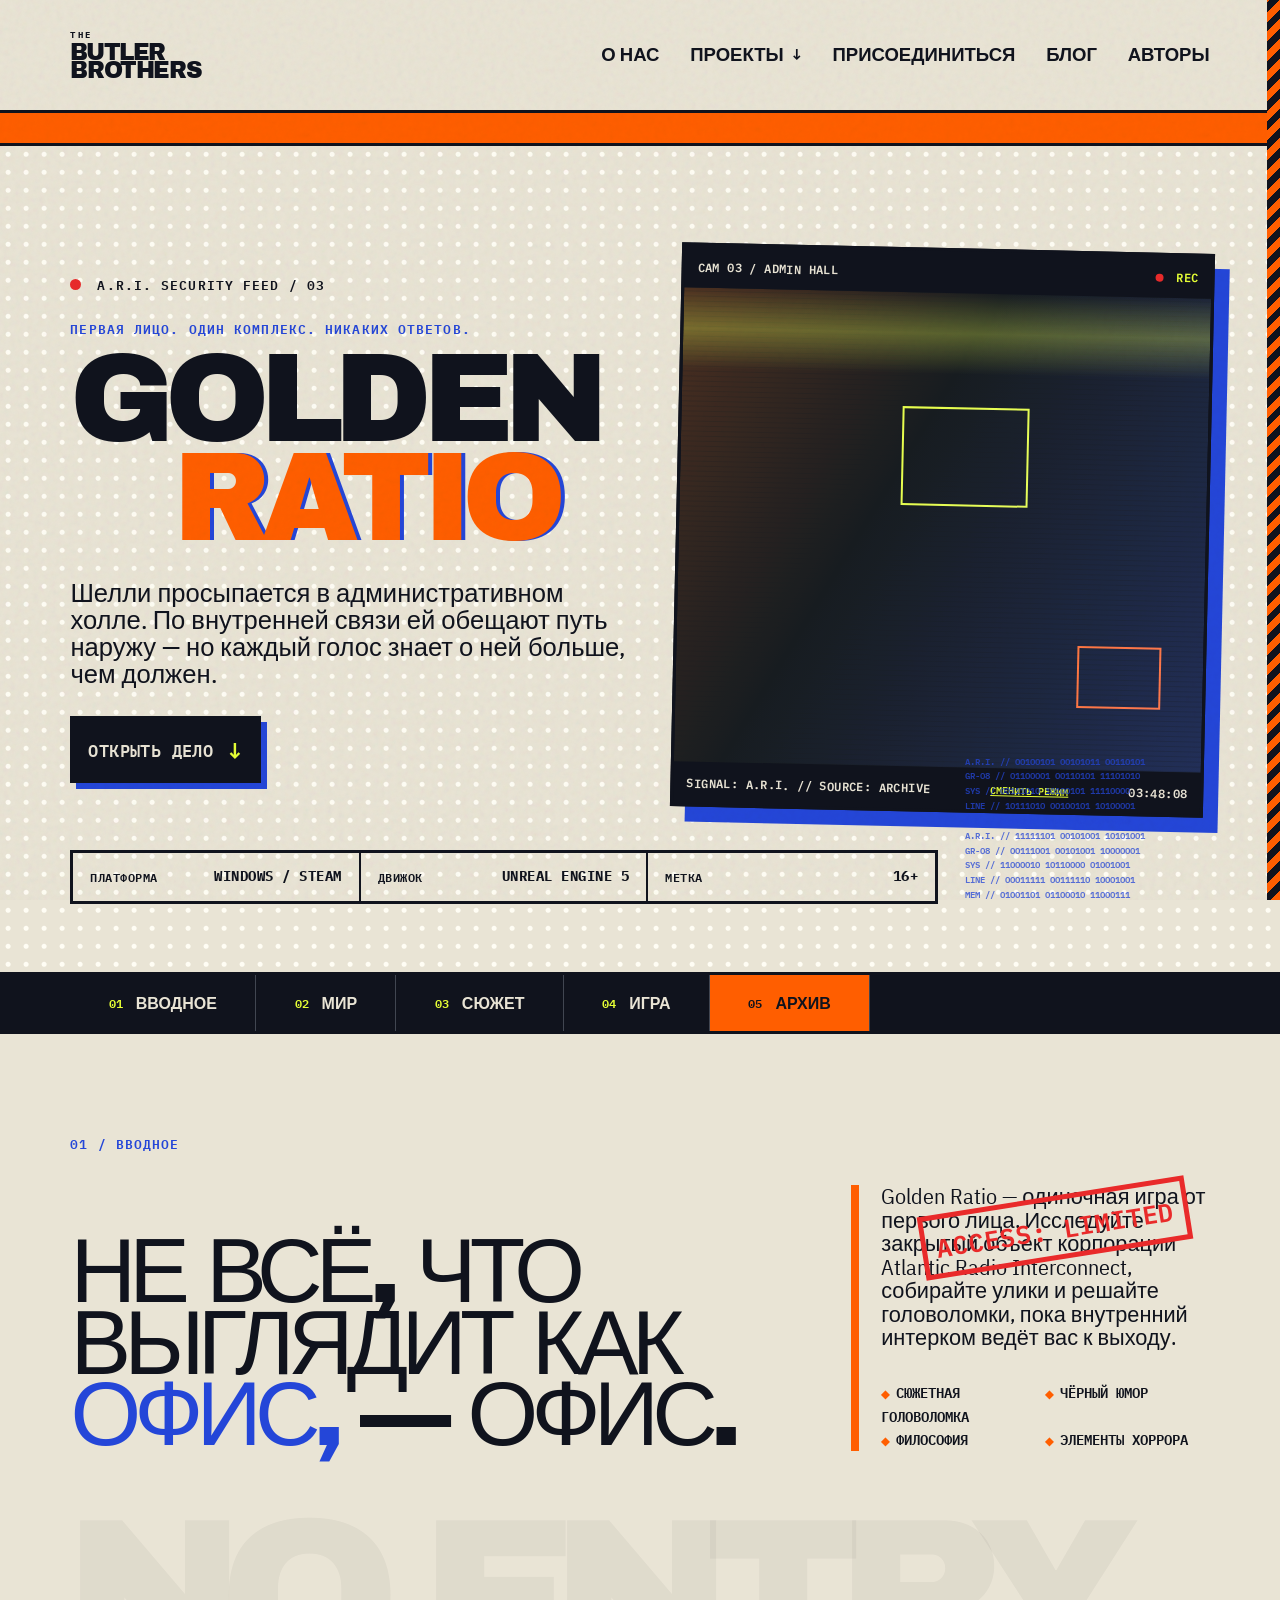
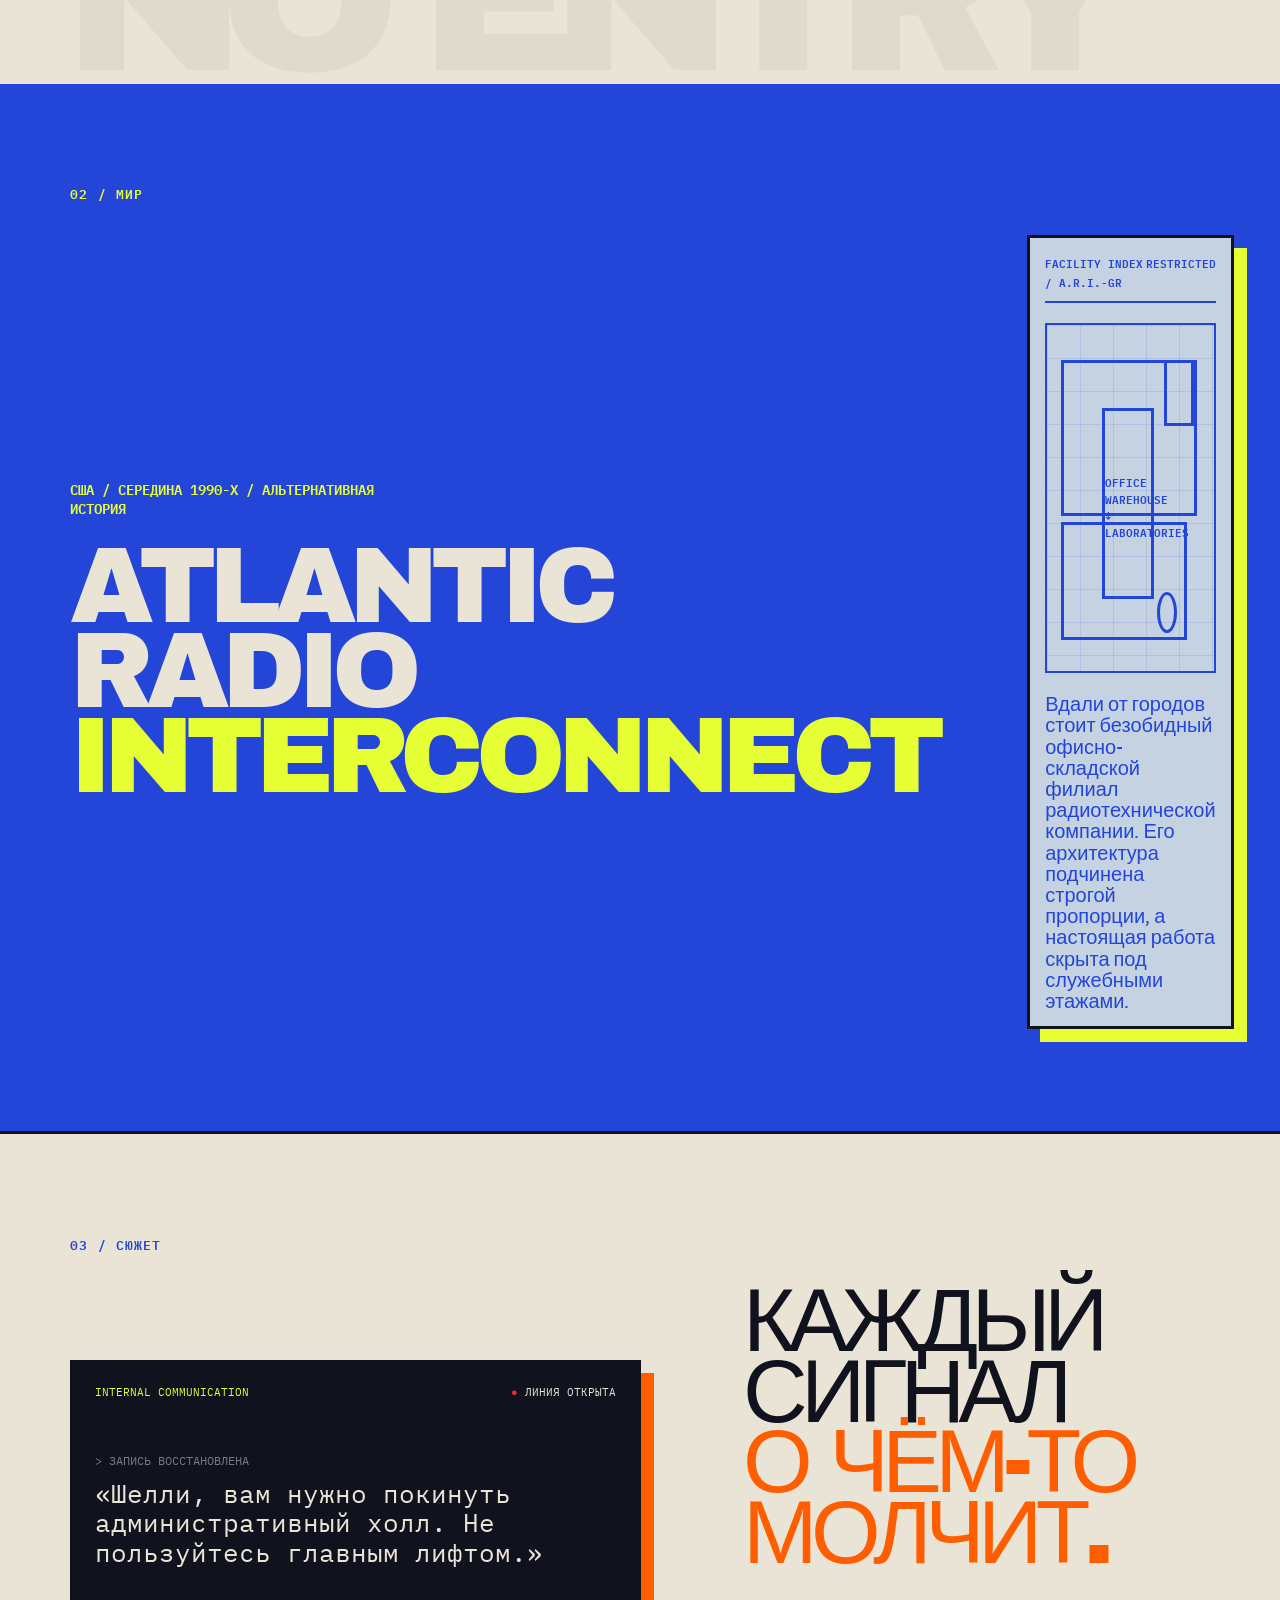
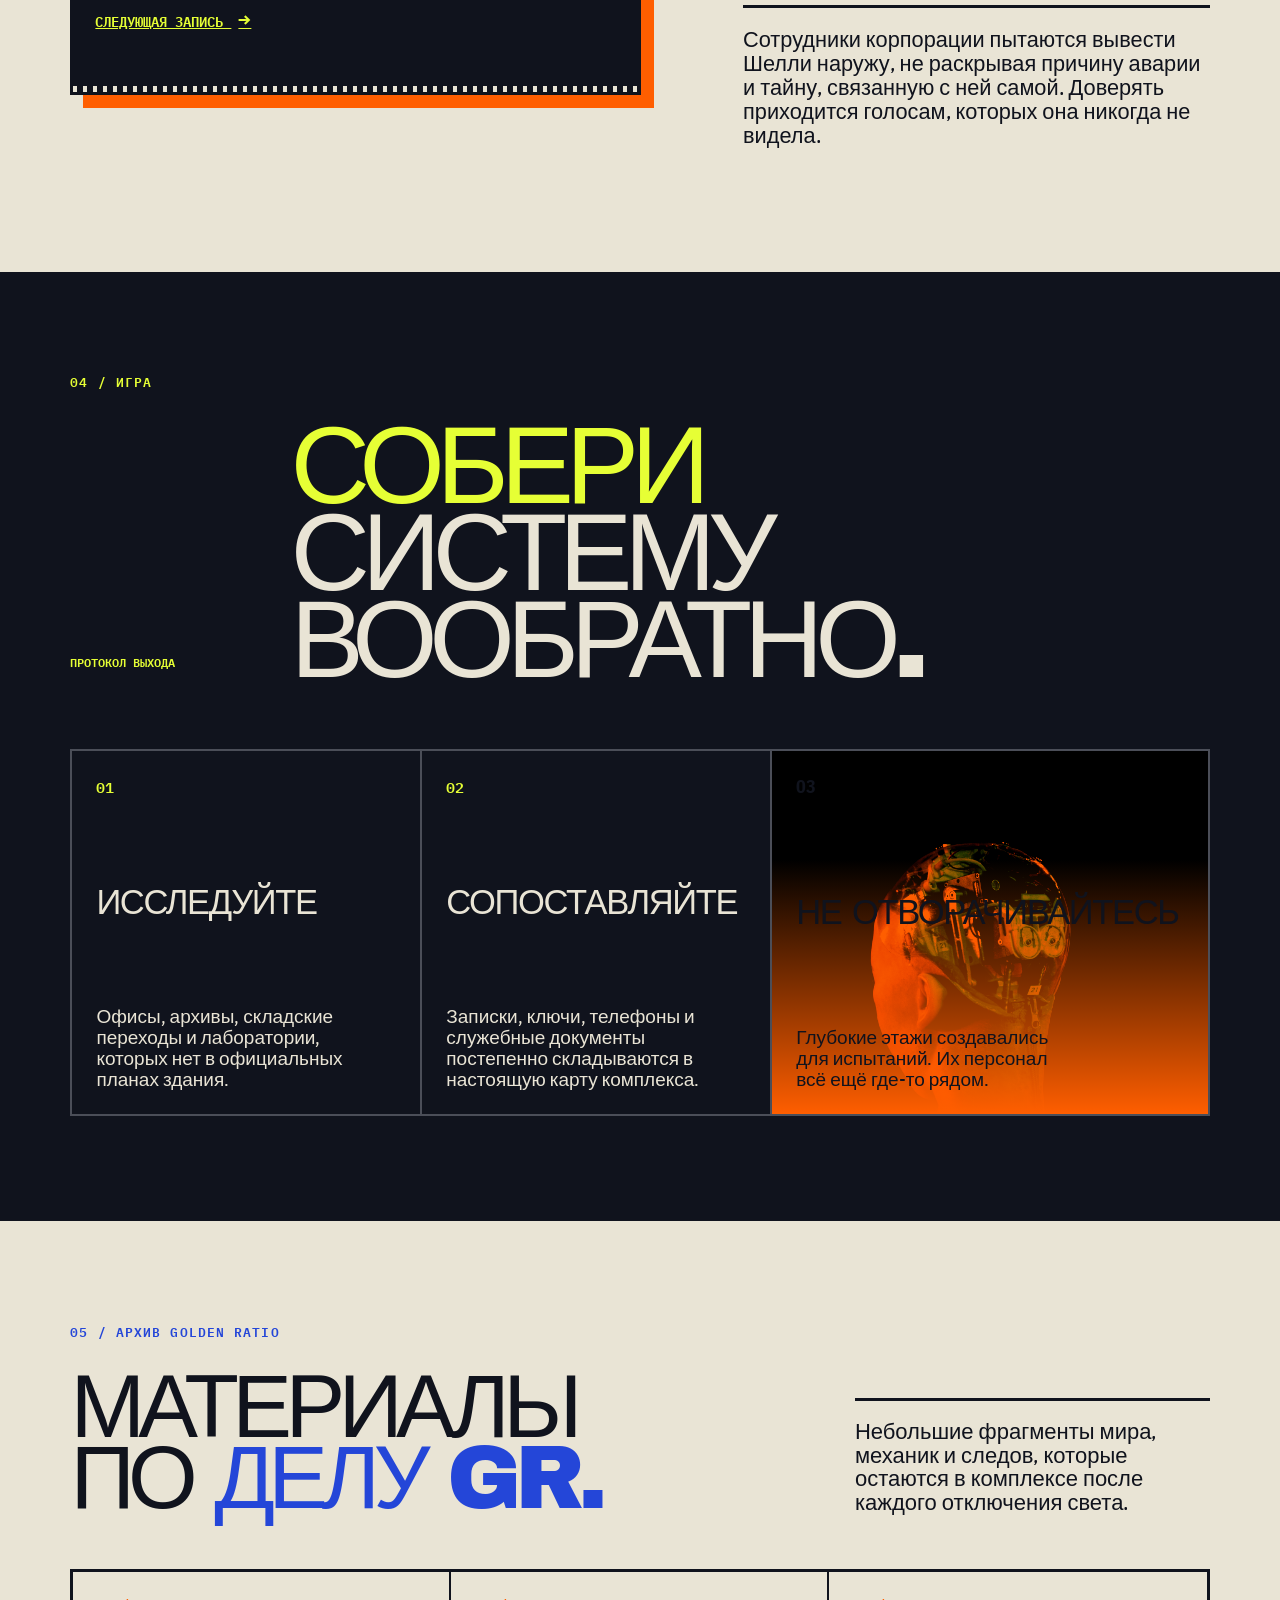
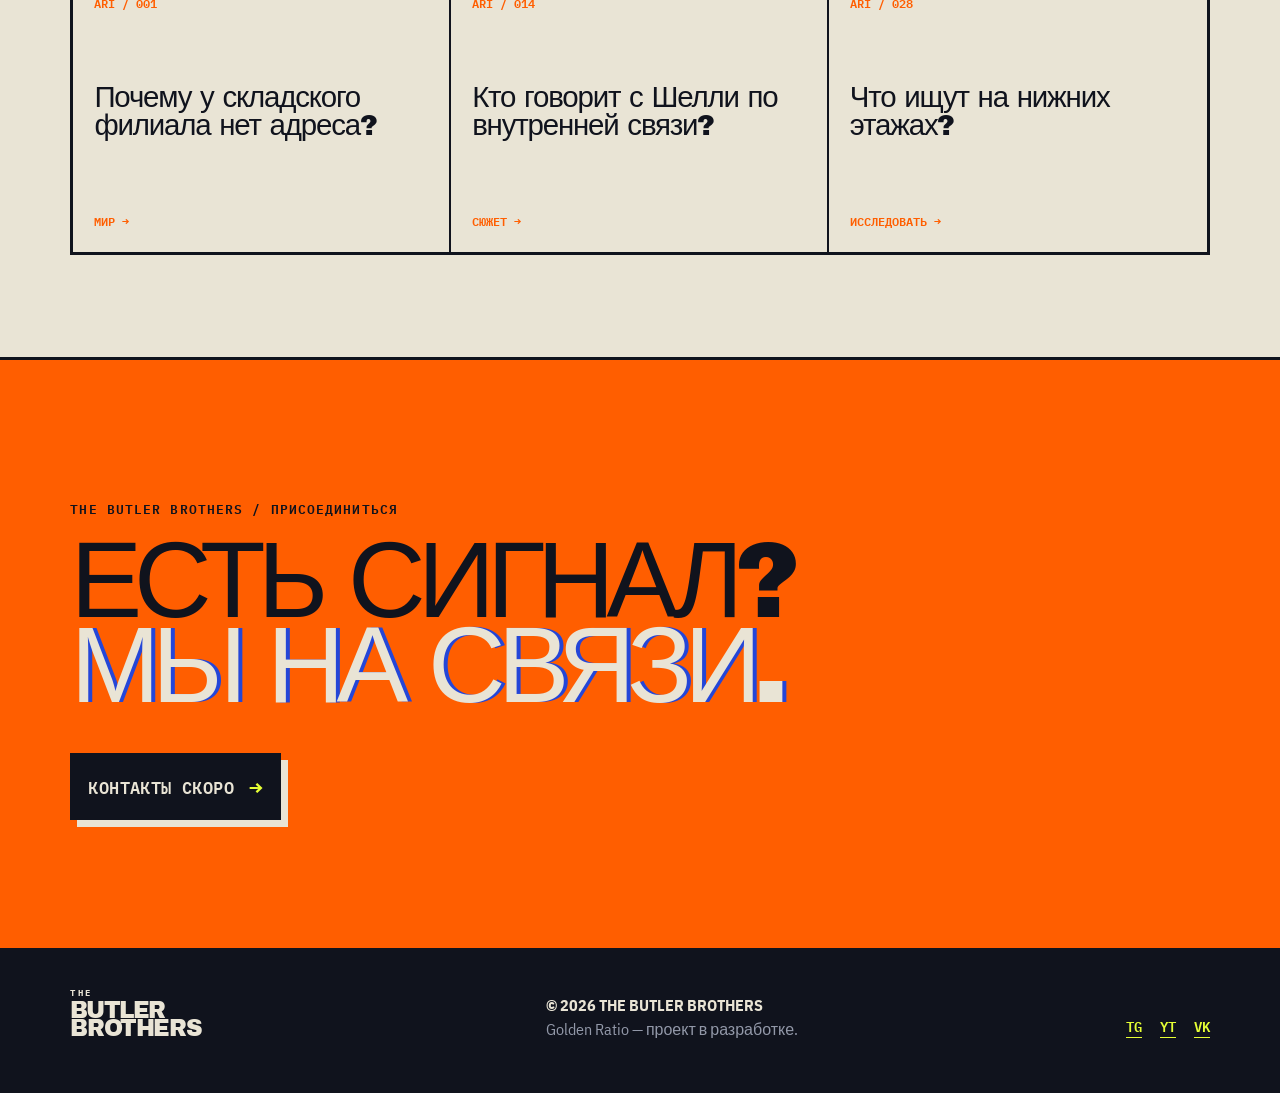
<file: concept-08.html>
<!doctype html>
<html lang="ru">
  <head>
    <meta charset="UTF-8" />
    <meta name="viewport" content="width=device-width, initial-scale=1.0" />
    <meta name="description" content="Golden Ratio — игра The Butler Brothers." />
    <title>Golden Ratio — Concept 08 / The Butler Brothers</title>
    <link rel="preconnect" href="https://fonts.googleapis.com" />
    <link rel="preconnect" href="https://fonts.gstatic.com" crossorigin />
    <link href="https://fonts.googleapis.com/css2?family=Archivo+Black&family=IBM+Plex+Mono:wght@400;500;600&family=IBM+Plex+Sans+Condensed:wght@400;500;600;700&display=swap" rel="stylesheet" />
    <link rel="stylesheet" href="concept-08.css" />
  </head>
  <body class="ari-site">
    <div class="page-noise" aria-hidden="true"></div>
    <div class="safety-stripe" aria-hidden="true"></div>

    <header class="site-header" id="top">
      <a class="wordmark" href="#top" aria-label="The Butler Brothers — в начало">
        <span>THE</span>
        BUTLER<br />BROTHERS
      </a>
      <nav class="main-nav" aria-label="Навигация студии">
        <a href="#about">О нас</a>
        <details class="projects-menu">
          <summary>Проекты <span>↓</span></summary>
          <div class="projects-popover">
            <details class="submenu">
              <summary>Игры <b>→</b></summary>
              <div class="submenu-popover"><a href="#about">Golden Ratio <small>в разработке</small></a></div>
            </details>
            <details class="submenu">
              <summary>Фильмы <b>→</b></summary>
              <div class="submenu-popover">
                <a href="https://vk.ru/wall-231162998_2" target="_blank" rel="noreferrer">Анемоя <small>описание</small></a>
                <a href="https://vk.ru/video-231162998_456239020" target="_blank" rel="noreferrer">Смотреть фильм <small>VK ↗</small></a>
              </div>
            </details>
            <a href="#archive">Анимация <small>скоро</small></a>
          </div>
        </details>
        <a href="#join">Присоединиться</a>
        <a href="#archive">Блог</a>
        <a href="#authors">Авторы</a>
      </nav>
      <button class="mobile-menu" type="button" aria-expanded="false">МЕНЮ <span>+</span></button>
    </header>
    <nav class="mobile-nav" hidden aria-label="Мобильная навигация">
      <a href="#about">О нас</a><a href="#about">Golden Ratio</a><a href="https://vk.ru/wall-231162998_2" target="_blank" rel="noreferrer">Фильм «Анемоя»</a><a href="#join">Присоединиться</a><a href="#archive">Блог</a><a href="#authors">Авторы</a>
    </nav>

    <div class="ticker" aria-hidden="true"><div>ATLANTIC RADIO INTERCONNECT / OFFICE &amp; WAREHOUSE / PROPERTY OF A.R.I. / DO NOT DISCUSS PROJECT GR WITH UNAUTHORIZED PERSONNEL /</div></div>

    <main>
      <section class="hero" id="about" aria-labelledby="game-title">
        <div class="hero-copy">
          <div class="overline"><span class="signal-dot"></span> A.R.I. SECURITY FEED / 03</div>
          <p class="hero-kicker">ПЕРВАЯ ЛИЦО. ОДИН КОМПЛЕКС. НИКАКИХ ОТВЕТОВ.</p>
          <h1 id="game-title">GOLDEN<br /><em>RATIO</em></h1>
          <p class="hero-deck">Шелли просыпается в административном холле. По внутренней связи ей обещают путь наружу — но каждый голос знает о ней больше, чем должен.</p>
          <a class="solid-link" href="#mission">ОТКРЫТЬ ДЕЛО <span>↓</span></a>
        </div>
        <figure class="camera-feed" data-camera-feed>
          <div class="camera-topline"><span>CAM 03 / ADMIN HALL</span><span class="rec"><i></i> REC</span></div>
          <div class="camera-frame">
            <video class="camera-video" autoplay muted loop playsinline preload="metadata" aria-label="Архивная видеозапись ЭЛТ-монитора" style="width:100%;height:100%;object-fit:cover;object-position:center;filter:grayscale(1) contrast(1.5) saturate(.25) sepia(.25);transform:scale(1.06);transition:filter .5s,transform .8s"><source src="assets/ari-crt-loop.mp4" type="video/mp4" /></video>
            <span class="tracking-box box-a" aria-hidden="true"></span><span class="tracking-box box-b" aria-hidden="true"></span>
            <span class="scan-beam" aria-hidden="true"></span>
          </div>
          <figcaption><span>SIGNAL: A.R.I. // SOURCE: ARCHIVE</span><button type="button" data-camera-toggle aria-pressed="false">СМЕНИТЬ РЕЖИМ</button><time data-feed-clock>14:07:32</time></figcaption>
        </figure>
        <aside class="hero-system" aria-label="Системные сведения">
          <div><span>ПЛАТФОРМА</span><b>WINDOWS / STEAM</b></div>
          <div><span>ДВИЖОК</span><b>UNREAL ENGINE 5</b></div>
          <div><span>МЕТКА</span><b>16+</b></div>
        </aside>
        <div class="binary-tape hero-tape" data-binary-log aria-label="Динамический системный журнал"></div>
      </section>

      <nav class="section-nav" aria-label="Навигация по Golden Ratio">
        <a href="#mission"><b>01</b> Вводное</a><a href="#world"><b>02</b> Мир</a><a href="#plot"><b>03</b> Сюжет</a><a href="#play"><b>04</b> Игра</a><a href="#archive"><b>05</b> Архив</a>
      </nav>

      <section class="mission panel" id="mission">
        <div class="section-marker">01 / ВВОДНОЕ</div>
        <div class="mission-layout reveal">
          <h2>НЕ ВСЁ, ЧТО<br />ВЫГЛЯДИТ КАК<br /><span>ОФИС,</span> — ОФИС.</h2>
          <div class="mission-copy"><p>Golden Ratio — одиночная игра от первого лица. Исследуйте закрытый объект корпорации Atlantic Radio Interconnect, собирайте улики и решайте головоломки, пока внутренний интерком ведёт вас к выходу.</p><ul><li>Сюжетная головоломка</li><li>Чёрный юмор</li><li>Философия</li><li>Элементы хоррора</li></ul></div>
        </div>
        <div class="status-stamp">ACCESS: <strong>LIMITED</strong></div>
      </section>

      <section class="world" id="world">
        <div class="section-marker light">02 / МИР</div>
        <div class="world-grid">
          <div class="world-title reveal"><p>США / СЕРЕДИНА 1990-Х / АЛЬТЕРНАТИВНАЯ ИСТОРИЯ</p><h2>ATLANTIC<br />RADIO<br /><span>INTERCONNECT</span></h2></div>
          <div class="blueprint reveal">
            <div class="bp-header"><span>FACILITY INDEX / A.R.I.-GR</span><span>RESTRICTED</span></div>
            <div class="bp-plan" aria-hidden="true"><i></i><i></i><i></i><i></i><i></i><b>OFFICE<br />WAREHOUSE<br />↓<br />LABORATORIES</b></div>
            <p>Вдали от городов стоит безобидный офисно-складской филиал радиотехнической компании. Его архитектура подчинена строгой пропорции, а настоящая работа скрыта под служебными этажами.</p>
          </div>
        </div>
      </section>

      <section class="plot panel" id="plot">
        <div class="section-marker">03 / СЮЖЕТ</div>
        <div class="plot-layout">
          <div class="intercom reveal"><div class="intercom-head"><span>INTERNAL COMMUNICATION</span><span class="line-live">● ЛИНИЯ ОТКРЫТА</span></div><p class="terminal-prefix">&gt; ЗАПИСЬ ВОССТАНОВЛЕНА</p><blockquote data-intercom-message>«Шелли, вам нужно покинуть административный холл. Не пользуйтесь главным лифтом.»</blockquote><button type="button" data-intercom-next>СЛЕДУЮЩАЯ ЗАПИСЬ <span>→</span></button></div>
          <div class="plot-copy reveal"><h2>КАЖДЫЙ<br />СИГНАЛ<br /><span>О ЧЁМ-ТО<br />МОЛЧИТ.</span></h2><p>Сотрудники корпорации пытаются вывести Шелли наружу, не раскрывая причину аварии и тайну, связанную с ней самой. Доверять приходится голосам, которых она никогда не видела.</p></div>
        </div>
      </section>

      <section class="play" id="play">
        <div class="section-marker light">04 / ИГРА</div>
        <div class="play-heading reveal"><p>ПРОТОКОЛ ВЫХОДА</p><h2>СОБЕРИ<br />СИСТЕМУ<br />ВООБРАТНО.</h2></div>
        <div class="play-grid">
          <article class="action-card reveal"><b>01</b><h3>ИССЛЕДУЙТЕ</h3><p>Офисы, архивы, складские переходы и лаборатории, которых нет в официальных планах здания.</p></article>
          <article class="action-card reveal"><b>02</b><h3>СОПОСТАВЛЯЙТЕ</h3><p>Записки, ключи, телефоны и служебные документы постепенно складываются в настоящую карту комплекса.</p></article>
          <article class="action-card android-card reveal" style="color: var(--ink)"><img src="assets/android-reference.jpg" alt="Стилизованный андроид из исследовательского комплекса" /><div><b>03</b><h3>НЕ ОТВОРАЧИВАЙТЕСЬ</h3><p>Глубокие этажи создавались для испытаний. Их персонал всё ещё где-то рядом.</p></div></article>
        </div>
      </section>

      <section class="archive panel" id="archive">
        <div class="section-marker">05 / АРХИВ GOLDEN RATIO</div>
        <div class="archive-top reveal"><h2>МАТЕРИАЛЫ<br />ПО <span>ДЕЛУ GR.</span></h2><p>Небольшие фрагменты мира, механик и следов, которые остаются в комплексе после каждого отключения света.</p></div>
        <div class="archive-grid">
          <a class="archive-card reveal" href="#world"><span>ARI / 001</span><h3>Почему у складского филиала нет адреса?</h3><b>МИР →</b></a>
          <a class="archive-card reveal" href="#plot"><span>ARI / 014</span><h3>Кто говорит с Шелли по внутренней связи?</h3><b>СЮЖЕТ →</b></a>
          <a class="archive-card reveal" href="#play"><span>ARI / 028</span><h3>Что ищут на нижних этажах?</h3><b>ИССЛЕДОВАТЬ →</b></a>
        </div>
      </section>

      <section class="join" id="join">
        <p class="join-kicker">THE BUTLER BROTHERS / ПРИСОЕДИНИТЬСЯ</p><h2>ЕСТЬ СИГНАЛ?<br /><span>МЫ НА СВЯЗИ.</span></h2><a class="solid-link" href="#authors">КОНТАКТЫ СКОРО <span>→</span></a>
      </section>
    </main>

    <footer id="authors"><a class="wordmark footer-mark" href="#top"><span>THE</span>BUTLER<br />BROTHERS</a><div><b>© 2026 THE BUTLER BROTHERS</b><p>Golden Ratio — проект в разработке.</p></div><div class="footer-links"><a href="#">TG</a><a href="#">YT</a><a href="#">VK</a></div></footer>
    <script src="concept-08.js"></script>
  </body>
</html>
</file>
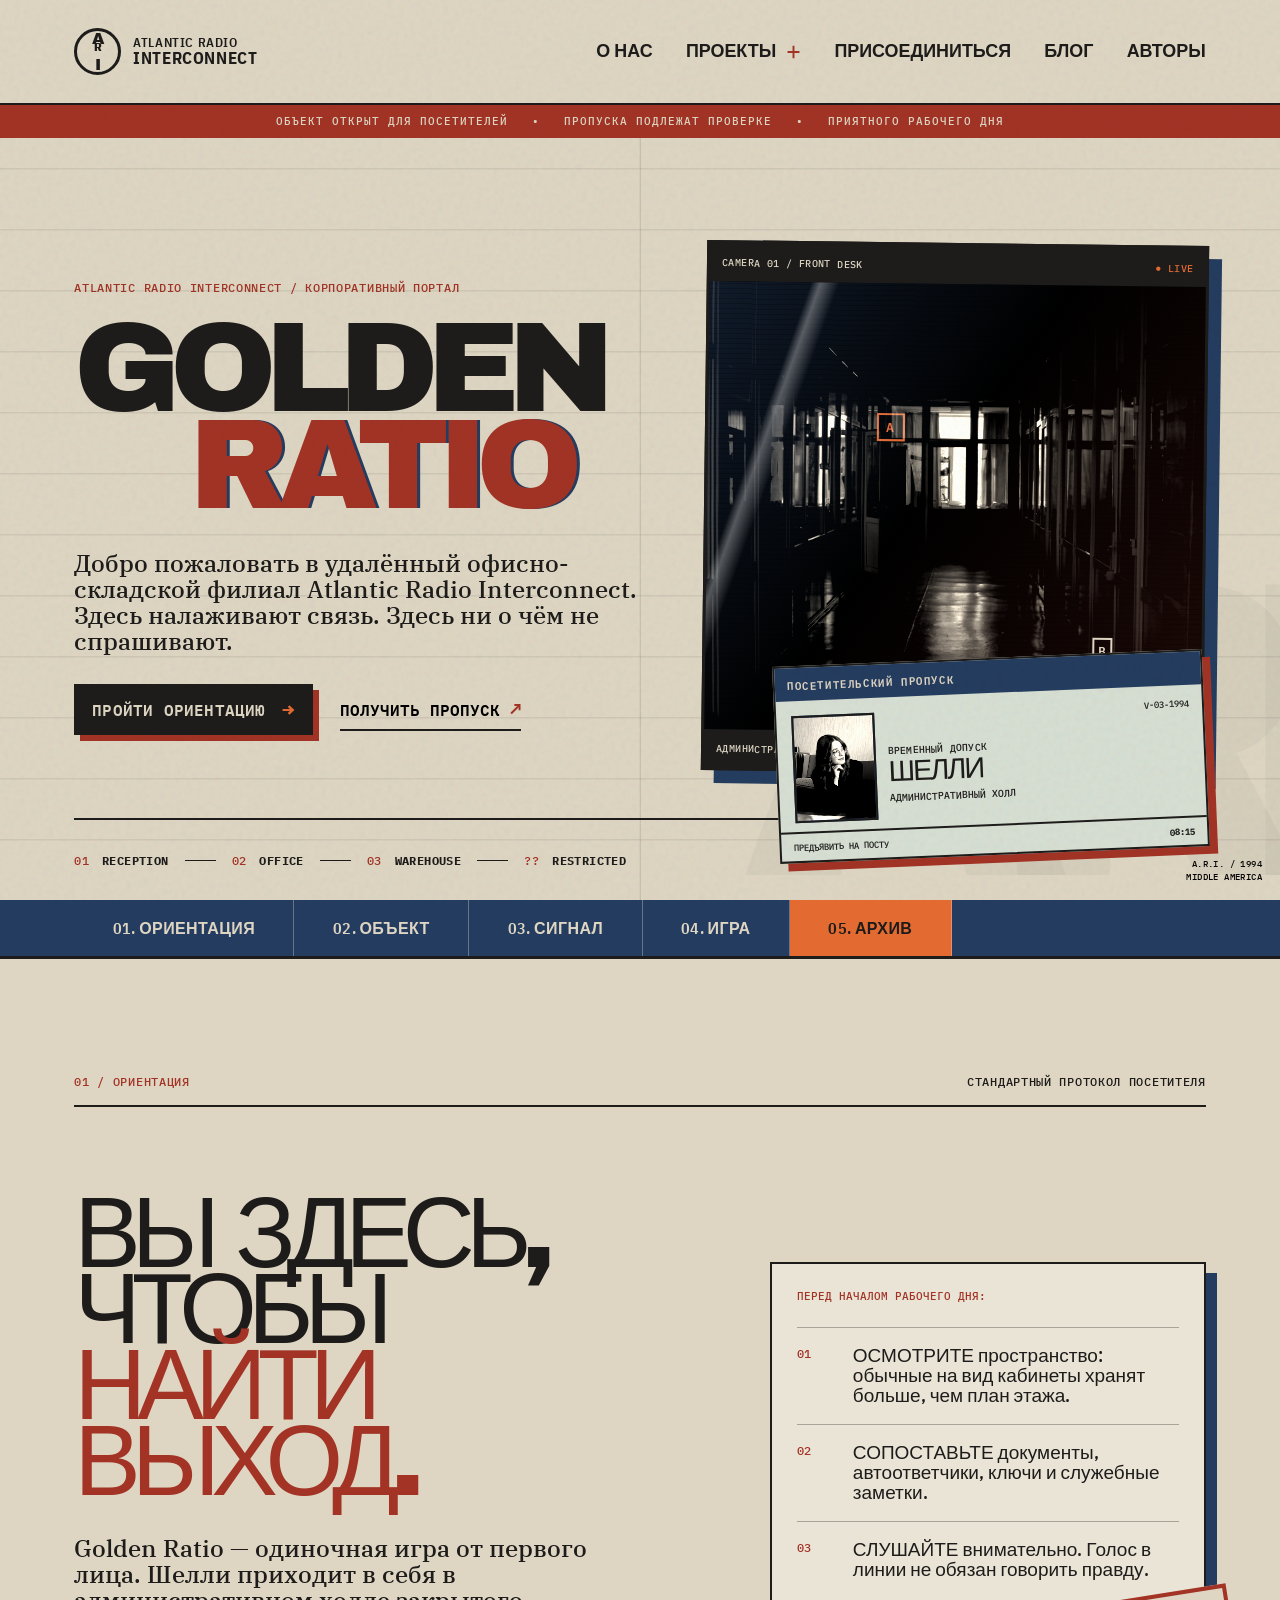
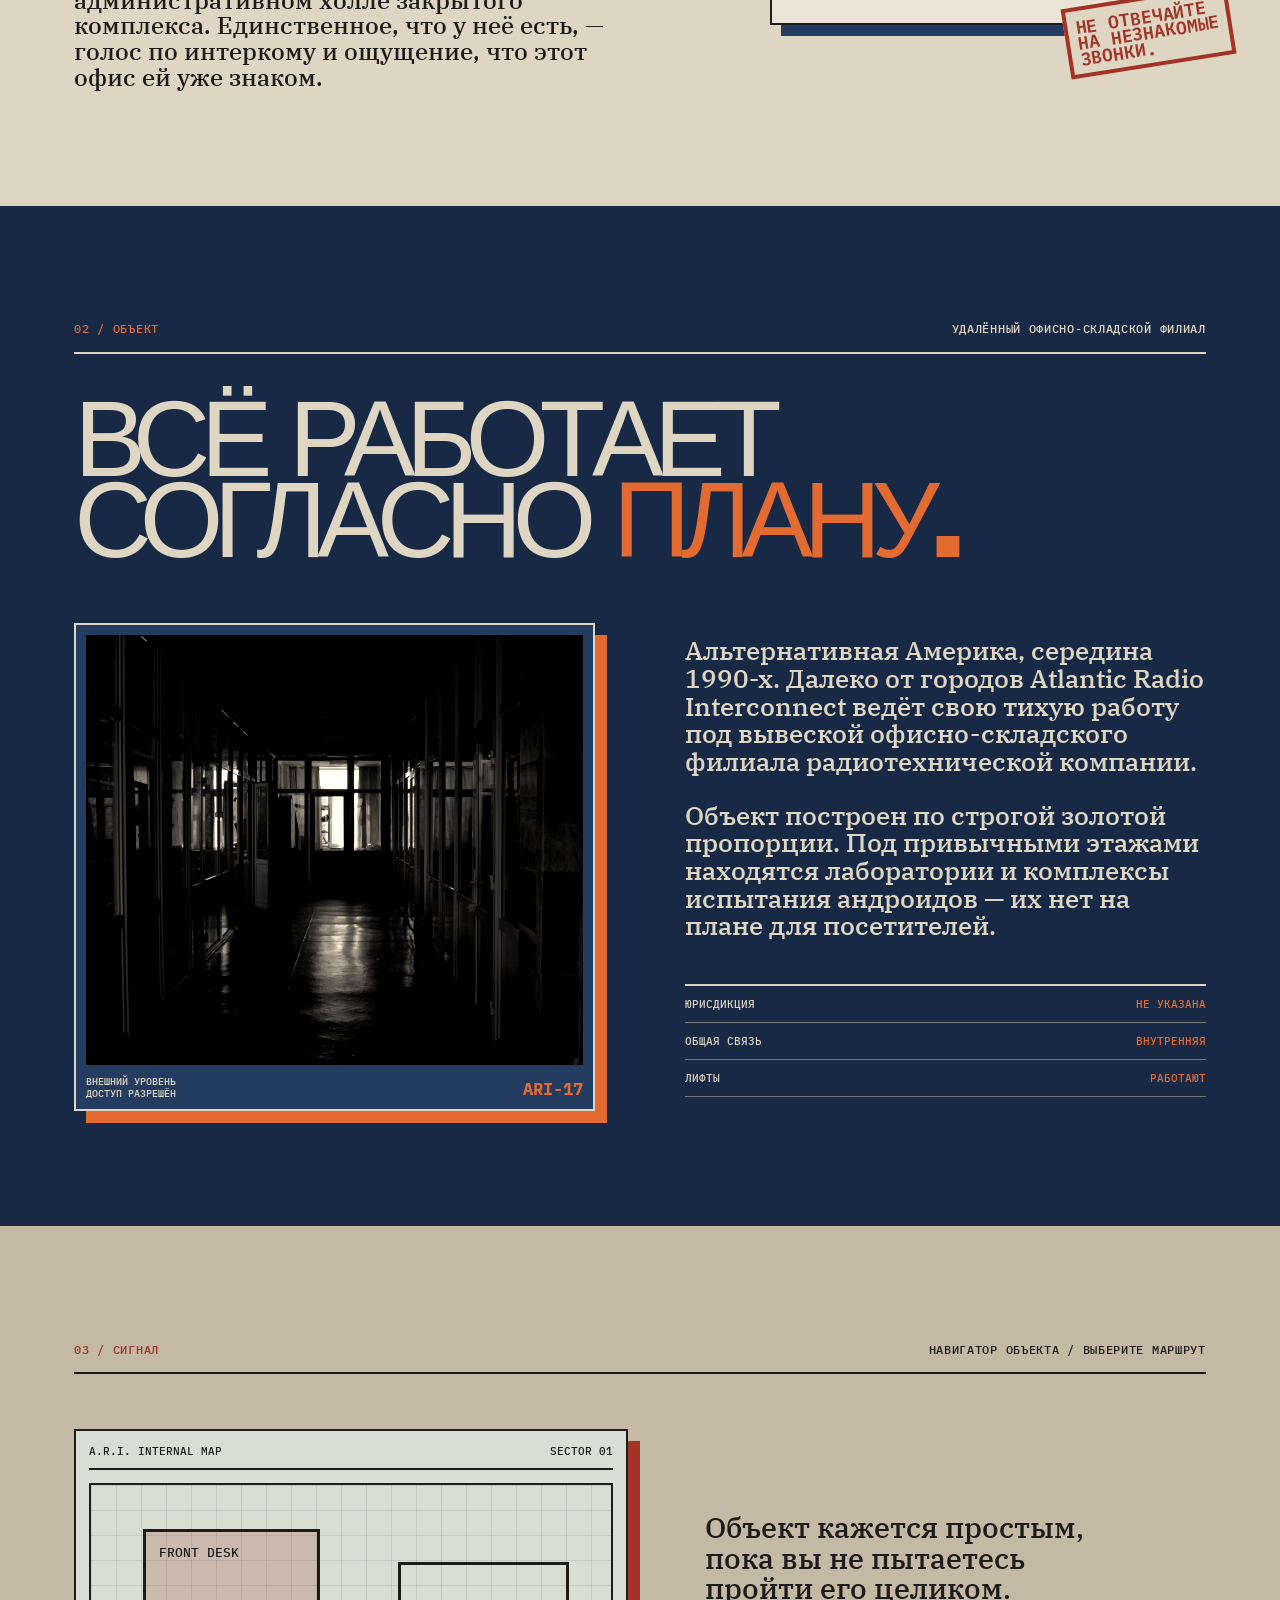
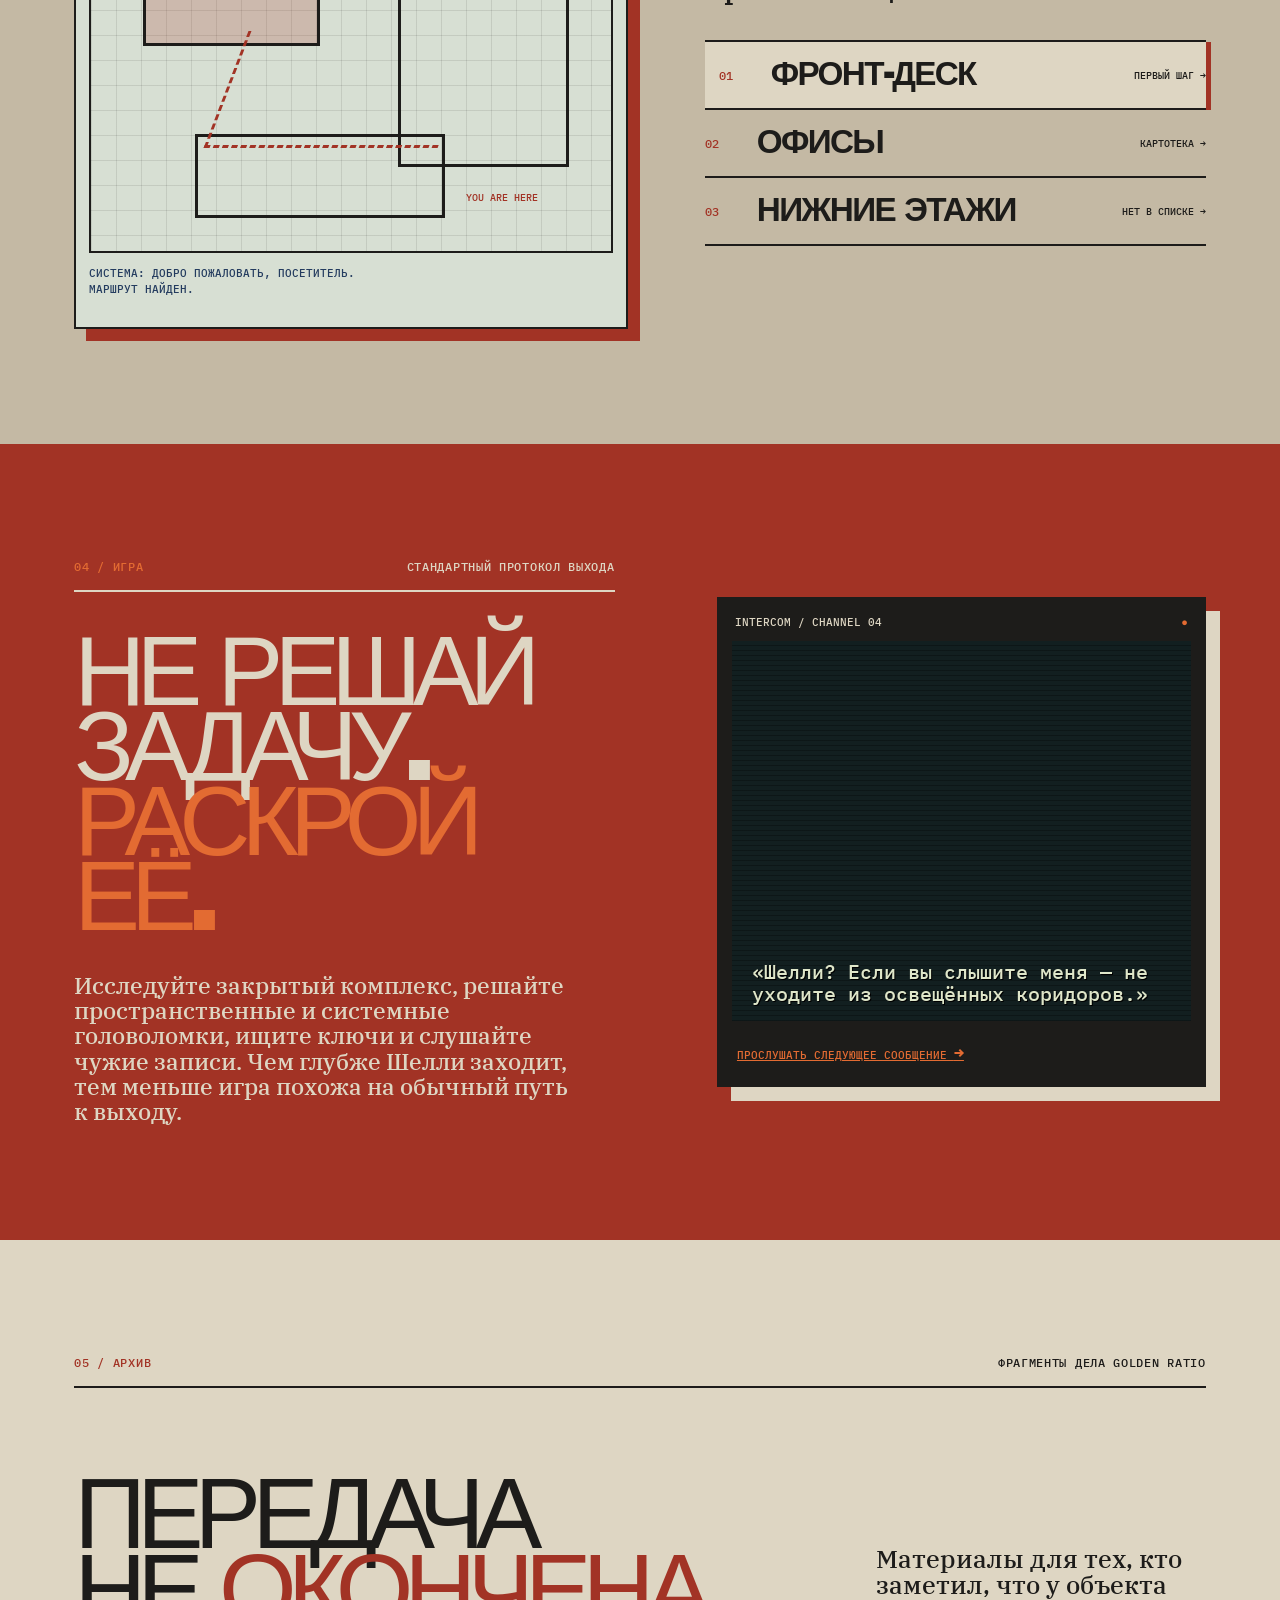
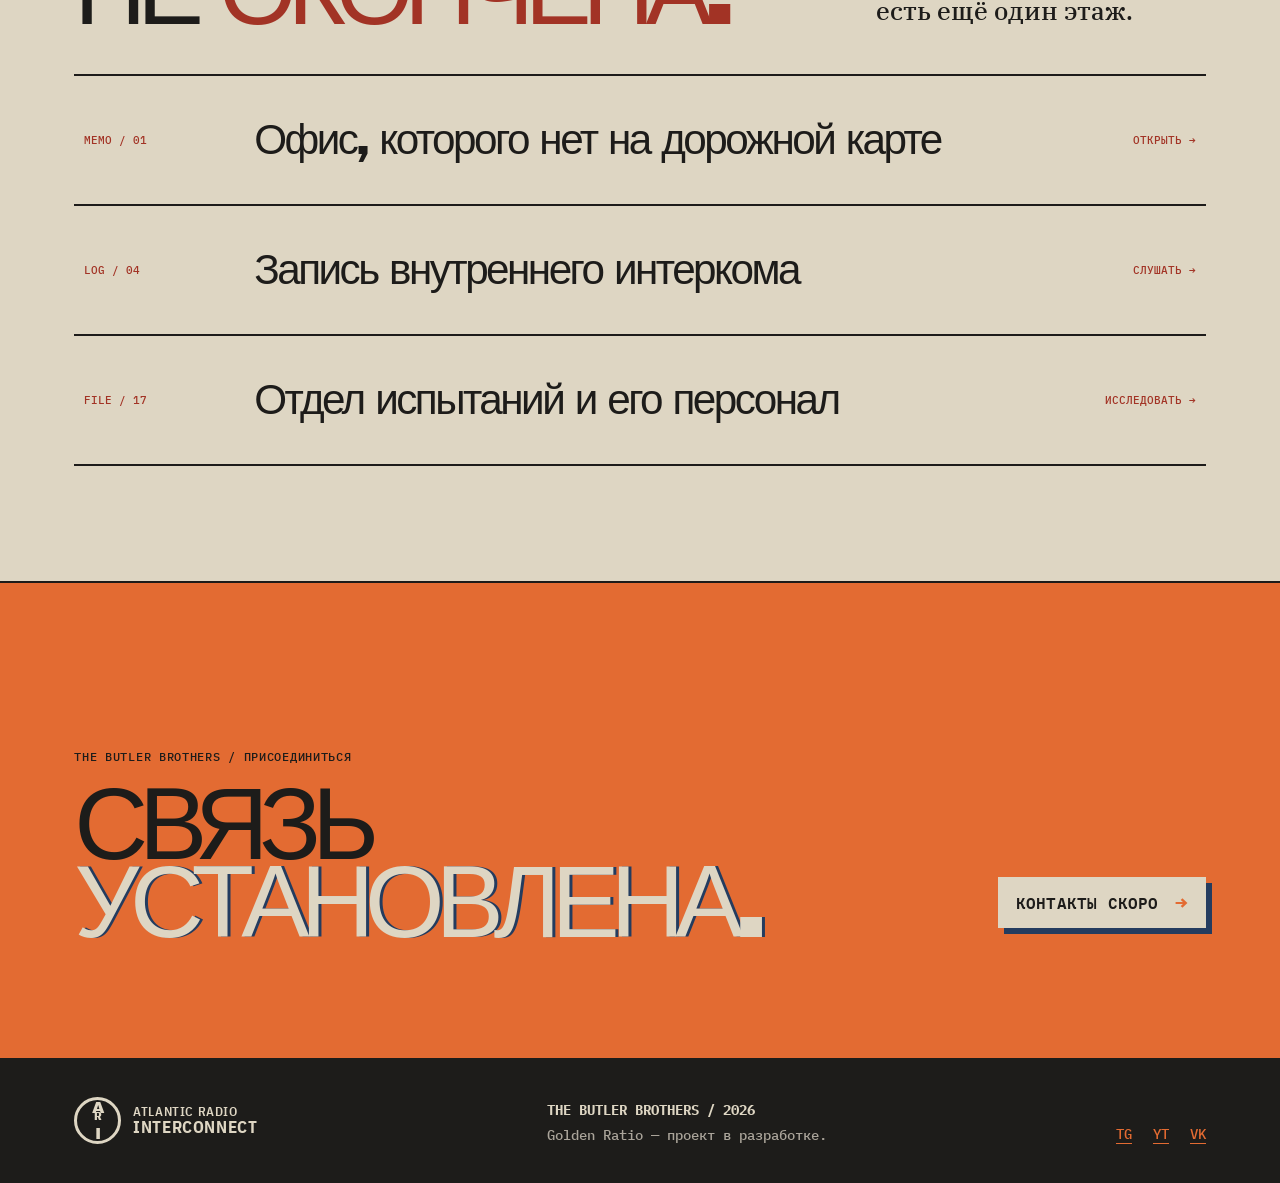
<file: concept-09.html>
<!doctype html>
<html lang="ru">
  <head>
    <meta charset="UTF-8" />
    <meta name="viewport" content="width=device-width, initial-scale=1.0" />
    <meta name="description" content="Golden Ratio — интерактивный концепт The Butler Brothers." />
    <title>Golden Ratio — Atlantic Radio Interconnect</title>
    <link rel="preconnect" href="https://fonts.googleapis.com" />
    <link rel="preconnect" href="https://fonts.gstatic.com" crossorigin />
    <link href="https://fonts.googleapis.com/css2?family=Archivo+Black&family=IBM+Plex+Mono:wght@400;500;600&family=IBM+Plex+Sans+Condensed:wght@400;500;600;700&family=IBM+Plex+Serif:ital,wght@0,500;0,600;1,500&display=swap" rel="stylesheet" />
    <link rel="stylesheet" href="concept-09.css" />
  </head>
  <body class="ari-portal">
    <div class="film-grain" aria-hidden="true"></div>
    <div class="corner-index" aria-hidden="true">A.R.I. / 1994<br />MIDDLE AMERICA</div>

    <header class="portal-header" id="top">
      <a class="ari-logo" href="#top" aria-label="Atlantic Radio Interconnect — в начало">
        <span class="ari-disc">A<span>R</span>I</span>
        <span>ATLANTIC RADIO<br /><b>INTERCONNECT</b></span>
      </a>
      <nav class="portal-nav" aria-label="Навигация студии">
        <a href="#orientation">О нас</a>
        <details class="project-nav">
          <summary>Проекты <span>+</span></summary>
          <div class="project-panel">
            <details class="project-group">
              <summary>Игры <i>→</i></summary>
              <div class="project-subpanel"><a href="#top">Golden Ratio <small>в разработке</small></a></div>
            </details>
            <details class="project-group">
              <summary>Фильмы <i>→</i></summary>
              <div class="project-subpanel"><a href="https://vk.ru/wall-231162998_2" target="_blank" rel="noreferrer">Анемоя <small>описание</small></a><a href="https://vk.ru/video-231162998_456239020" target="_blank" rel="noreferrer">Смотреть фильм <small>VK ↗</small></a></div>
            </details>
            <a href="#archive">Анимация <small>архив</small></a>
          </div>
        </details>
        <a href="#join">Присоединиться</a>
        <a href="#archive">Блог</a>
        <a href="#authors">Авторы</a>
      </nav>
      <button class="portal-menu" type="button" aria-expanded="false">МЕНЮ <span>≡</span></button>
    </header>
    <nav class="mobile-drawer" hidden aria-label="Мобильная навигация">
      <a href="#orientation">О нас</a><a href="#top">Golden Ratio</a><a href="https://vk.ru/wall-231162998_2" target="_blank" rel="noreferrer">Анемоя</a><a href="#join">Присоединиться</a><a href="#archive">Блог</a><a href="#authors">Авторы</a>
    </nav>

    <div class="notice-bar"><span>ОБЪЕКТ ОТКРЫТ ДЛЯ ПОСЕТИТЕЛЕЙ</span><span>•</span><span>ПРОПУСКА ПОДЛЕЖАТ ПРОВЕРКЕ</span><span>•</span><span>ПРИЯТНОГО РАБОЧЕГО ДНЯ</span></div>

    <main>
      <section class="welcome" aria-labelledby="golden-ratio">
        <div class="welcome-copy">
          <p class="eyebrow">ATLANTIC RADIO INTERCONNECT / КОРПОРАТИВНЫЙ ПОРТАЛ</p>
          <h1 id="golden-ratio">GOLDEN<br /><span>RATIO</span></h1>
          <p class="welcome-lead">Добро пожаловать в удалённый офисно-складской филиал Atlantic Radio Interconnect. Здесь налаживают связь. Здесь ни о чём не спрашивают.</p>
          <div class="welcome-actions"><a class="button dark" href="#orientation">ПРОЙТИ ОРИЕНТАЦИЮ <b>→</b></a><button class="text-button" type="button" data-open-badge>ПОЛУЧИТЬ ПРОПУСК <span>↗</span></button></div>
        </div>

        <figure class="lobby-window">
          <div class="window-label"><span>CAMERA 01 / FRONT DESK</span><span class="live-dot">● LIVE</span></div>
          <div class="window-image"><img src="assets/office-corridor.jpg" alt="Коридор офисного комплекса Atlantic Radio Interconnect" /><span class="window-reflection" aria-hidden="true"></span><span class="locator a" aria-hidden="true">A</span><span class="locator b" aria-hidden="true">B</span></div>
          <figcaption><span>АДМИНИСТРАТИВНЫЙ ХОЛЛ / УРОВЕНЬ 01</span><button data-window-mode type="button">ПЕРЕКЛЮЧИТЬ ФИЛЬТР</button></figcaption>
        </figure>

        <aside class="orientation-card" data-badge-card aria-live="polite">
          <div class="card-ribbon">ПОСЕТИТЕЛЬСКИЙ ПРОПУСК</div>
          <div class="card-core"><span class="card-number" data-badge-number>V-03-1994</span><div class="card-photo"><img src="assets/shelley-reference.jpg" alt="Служебный силуэт посетительницы" /></div><div><p>ВРЕМЕННЫЙ ДОПУСК</p><strong data-badge-name>ШЕЛЛИ</strong><small data-badge-status>АДМИНИСТРАТИВНЫЙ ХОЛЛ</small></div></div>
          <div class="card-foot"><span>ПРЕДЪЯВИТЬ НА ПОСТУ</span><b data-badge-time>08:15</b></div>
        </aside>
        <div class="welcome-floor"><span>01</span><b>RECEPTION</b><i></i><span>02</span><b>OFFICE</b><i></i><span>03</span><b>WAREHOUSE</b><i></i><span>??</span><b>RESTRICTED</b></div>
      </section>

      <nav class="route-nav" aria-label="Маршрут по комплексу"><a href="#orientation">01. ОРИЕНТАЦИЯ</a><a href="#facility">02. ОБЪЕКТ</a><a href="#signal">03. СИГНАЛ</a><a href="#experience">04. ИГРА</a><a href="#archive">05. АРХИВ</a></nav>

      <section class="orientation section-shell" id="orientation">
        <div class="section-heading"><span>01 / ОРИЕНТАЦИЯ</span><p>СТАНДАРТНЫЙ ПРОТОКОЛ ПОСЕТИТЕЛЯ</p></div>
        <div class="orientation-layout">
          <div class="orientation-intro reveal"><h2>ВЫ ЗДЕСЬ,<br />ЧТОБЫ<br /><em>НАЙТИ<br />ВЫХОД.</em></h2><p>Golden Ratio — одиночная игра от первого лица. Шелли приходит в себя в административном холле закрытого комплекса. Единственное, что у неё есть, — голос по интеркому и ощущение, что этот офис ей уже знаком.</p></div>
          <div class="orientation-rules reveal"><p class="rules-top">ПЕРЕД НАЧАЛОМ РАБОЧЕГО ДНЯ:</p><ol><li><b>01</b><span>ОСМОТРИТЕ пространство: обычные на вид кабинеты хранят больше, чем план этажа.</span></li><li><b>02</b><span>СОПОСТАВЬТЕ документы, автоответчики, ключи и служебные заметки.</span></li><li><b>03</b><span>СЛУШАЙТЕ внимательно. Голос в линии не обязан говорить правду.</span></li></ol><div class="rule-stamp">НЕ ОТВЕЧАЙТЕ<br />НА НЕЗНАКОМЫЕ<br />ЗВОНКИ.</div></div>
        </div>
      </section>

      <section class="facility" id="facility">
        <div class="facility-top"><div class="section-heading inverse"><span>02 / ОБЪЕКТ</span><p>УДАЛЁННЫЙ ОФИСНО-СКЛАДСКОЙ ФИЛИАЛ</p></div><h2>ВСЁ РАБОТАЕТ<br />СОГЛАСНО <em>ПЛАНУ.</em></h2></div>
        <div class="facility-layout">
          <div class="building-photo reveal"><img src="assets/office-corridor.jpg" alt="Тёмный пустой коридор удалённого офисного филиала" /><div class="photo-caption"><span>ВНЕШНИЙ УРОВЕНЬ<br />ДОСТУП РАЗРЕШЁН</span><b>ARI-17</b></div></div>
          <div class="facility-copy reveal"><p>Альтернативная Америка, середина 1990-х. Далеко от городов Atlantic Radio Interconnect ведёт свою тихую работу под вывеской офисно-складского филиала радиотехнической компании.</p><p>Объект построен по строгой золотой пропорции. Под привычными этажами находятся лаборатории и комплексы испытания андроидов — их нет на плане для посетителей.</p><div class="facility-data"><span>ЮРИСДИКЦИЯ <b>НЕ УКАЗАНА</b></span><span>ОБЩАЯ СВЯЗЬ <b>ВНУТРЕННЯЯ</b></span><span>ЛИФТЫ <b>РАБОТАЮТ</b></span></div></div>
        </div>
      </section>

      <section class="navigator section-shell" id="signal">
        <div class="section-heading"><span>03 / СИГНАЛ</span><p>НАВИГАТОР ОБЪЕКТА / ВЫБЕРИТЕ МАРШРУТ</p></div>
        <div class="navigator-layout reveal">
          <div class="nav-terminal"><div class="terminal-title"><span>A.R.I. INTERNAL MAP</span><span data-terminal-code>SECTOR 01</span></div><div class="floor-map" data-floor-map aria-hidden="true"><span class="map-room r-one"></span><span class="map-room r-two"></span><span class="map-room r-three"></span><span class="map-path"></span><b data-map-label>FRONT DESK</b><i data-map-marker>YOU ARE HERE</i></div><div class="terminal-log" data-terminal-log>СИСТЕМА: ДОБРО ПОЖАЛОВАТЬ, ПОСЕТИТЕЛЬ.<br />МАРШРУТ НАЙДЕН.</div></div>
          <div class="route-selector"><p>Объект кажется простым, пока вы не пытаетесь пройти его целиком.</p><div class="route-options" role="tablist" aria-label="Маршруты комплекса"><button class="route-option is-selected" type="button" role="tab" aria-selected="true" data-route="front"><b>01</b><span>ФРОНТ-ДЕСК</span><i>ПЕРВЫЙ ШАГ →</i></button><button class="route-option" type="button" role="tab" aria-selected="false" data-route="office"><b>02</b><span>ОФИСЫ</span><i>КАРТОТЕКА →</i></button><button class="route-option" type="button" role="tab" aria-selected="false" data-route="lower"><b>03</b><span>НИЖНИЕ ЭТАЖИ</span><i>НЕТ В СПИСКЕ →</i></button></div></div>
        </div>
      </section>

      <section class="experience" id="experience">
        <div class="experience-grid"><div class="experience-copy reveal"><div class="section-heading inverse"><span>04 / ИГРА</span><p>СТАНДАРТНЫЙ ПРОТОКОЛ ВЫХОДА</p></div><h2>НЕ РЕШАЙ<br />ЗАДАЧУ.<br /><em>РАСКРОЙ<br />ЕЁ.</em></h2><p>Исследуйте закрытый комплекс, решайте пространственные и системные головоломки, ищите ключи и слушайте чужие записи. Чем глубже Шелли заходит, тем меньше игра похожа на обычный путь к выходу.</p></div><div class="signal-console reveal"><div class="console-top"><span>INTERCOM / CHANNEL 04</span><span class="rec-dot">●</span></div><div class="console-screen"><video autoplay muted loop playsinline preload="metadata" aria-label="ЭЛТ-экран с передачей A.R.I."><source src="assets/ari-crt-loop.mp4" type="video/mp4" /></video><div class="screen-lines" aria-hidden="true"></div><p data-signal-message>«Шелли? Если вы слышите меня — не уходите из освещённых коридоров.»</p></div><button type="button" data-next-signal>ПРОСЛУШАТЬ СЛЕДУЮЩЕЕ СООБЩЕНИЕ <b>→</b></button></div></div>
      </section>

      <section class="archive section-shell" id="archive">
        <div class="section-heading"><span>05 / АРХИВ</span><p>ФРАГМЕНТЫ ДЕЛА GOLDEN RATIO</p></div>
        <div class="archive-intro reveal"><h2>ПЕРЕДАЧА<br />НЕ <em>ОКОНЧЕНА.</em></h2><p>Материалы для тех, кто заметил, что у объекта есть ещё один этаж.</p></div>
        <div class="archive-list"><a class="archive-entry reveal" href="#facility"><span>MEMO / 01</span><h3>Офис, которого нет на дорожной карте</h3><b>ОТКРЫТЬ →</b></a><a class="archive-entry reveal" href="#signal"><span>LOG / 04</span><h3>Запись внутреннего интеркома</h3><b>СЛУШАТЬ →</b></a><a class="archive-entry reveal" href="#experience"><span>FILE / 17</span><h3>Отдел испытаний и его персонал</h3><b>ИССЛЕДОВАТЬ →</b></a></div>
      </section>

      <section class="join" id="join"><div><p>THE BUTLER BROTHERS / ПРИСОЕДИНИТЬСЯ</p><h2>СВЯЗЬ<br /><em>УСТАНОВЛЕНА.</em></h2></div><a class="button warm" href="#authors">КОНТАКТЫ СКОРО <b>→</b></a></section>
    </main>

    <footer id="authors"><a class="ari-logo footer-logo" href="#top"><span class="ari-disc">A<span>R</span>I</span><span>ATLANTIC RADIO<br /><b>INTERCONNECT</b></span></a><div><b>THE BUTLER BROTHERS / 2026</b><p>Golden Ratio — проект в разработке.</p></div><div class="footer-channels"><a href="#">TG</a><a href="#">YT</a><a href="#">VK</a></div></footer>
    <script src="concept-09.js"></script>
  </body>
</html>
</file>
<file: concepts.css>
@import url('https://fonts.googleapis.com/css2?family=DM+Mono:wght@400;500&family=Manrope:wght@400;500;600;700;800&family=Playfair+Display:ital,wght@0,600;0,700;1,600;1,700&display=swap');
:root{--paper:#e9e4da;--ink:#131516;--red:#e2442e;--muted:#8e908d;--line:rgba(255,255,255,.2)}*{box-sizing:border-box}html{scroll-behavior:smooth}body{margin:0;font-family:Manrope,Arial,sans-serif;background:#111;color:var(--paper)}a{text-decoration:none;color:inherit}.overline{font:500 10px/1.2 'DM Mono',monospace;letter-spacing:.14em;text-transform:uppercase}.choose-page{min-height:100vh;background:#171a1a;display:grid;place-items:center;padding:32px}.concept-picker{width:min(1140px,100%)}.concept-picker h1{font-size:clamp(40px,6vw,82px);line-height:.94;letter-spacing:-.07em;margin:20px 0;font-weight:800}.picker-copy{max-width:560px;color:#b5b8b5;line-height:1.7;font-size:14px}.concept-cards{display:grid;grid-template-columns:1fr 1fr;gap:16px;margin-top:55px}.concept-card{height:380px;padding:28px;display:flex;flex-direction:column;justify-content:space-between;position:relative;overflow:hidden;transition:transform .35s ease}.concept-card:hover{transform:translateY(-8px)}.concept-card:before{content:"";position:absolute;inset:0;opacity:.9;transition:transform .5s ease}.concept-card:hover:before{transform:scale(1.06)}.signal-card{background:#342623}.signal-card:before{background:radial-gradient(circle at 50% 60%,#cf3e29 0 1%,#5d392c 2% 12%,transparent 13%),repeating-linear-gradient(90deg,transparent 0 13%,#ffffff0c 13.2% 13.8%,transparent 14% 25%),linear-gradient(145deg,#1c2624,#4b2e2a)}.ratio-card{background:#d6d0c2;color:#1c211e}.ratio-card:before{background:radial-gradient(circle at 70% 32%,#f3df93 0 3%,transparent 3.2%),linear-gradient(135deg,transparent 0 49%,#768580 49.2% 63%,#5e6b68 63.2% 100%),linear-gradient(45deg,#e2ddd2,#b6c1bb)}.concept-card>*{position:relative;z-index:1}.concept-card span,.concept-card em{font:500 11px 'DM Mono',monospace;letter-spacing:.08em;font-style:normal}.concept-card strong{font-size:clamp(27px,3vw,45px);line-height:.94;letter-spacing:-.06em}.studio-nav{height:78px;position:absolute;z-index:10;left:0;right:0;top:0;padding:0 4vw;display:flex;align-items:center;justify-content:space-between;border-bottom:1px solid var(--line)}.wordmark{font:800 13px/.77 Manrope,sans-serif;letter-spacing:-.07em;position:relative}.wordmark span{font:500 7px/1 'DM Mono',monospace;letter-spacing:.18em;display:block;margin-bottom:3px}.wordmark i{font:400 6px Manrope;position:absolute;top:0;margin-left:3px}.studio-nav nav{display:flex;align-items:center;height:100%;gap:25px;font-size:11px;font-weight:700}.studio-nav nav>a,.dropdown button{border:0;background:transparent;color:inherit;font:inherit;cursor:pointer;padding:31px 0}.dropdown{height:100%;display:flex;align-items:center;position:relative}.dropdown button b{font-size:16px;font-weight:400;margin-left:5px}.drop-panel{position:absolute;top:70px;left:-18px;width:186px;padding:12px;background:#1c201f;border:1px solid #ffffff20;visibility:hidden;opacity:0;transform:translateY(-7px);transition:.2s}.dropdown:hover .drop-panel,.dropdown:focus-within .drop-panel{visibility:visible;opacity:1;transform:translateY(0)}.drop-panel a{display:flex;justify-content:space-between;padding:9px 8px;font:500 10px 'DM Mono',monospace;letter-spacing:.04em}.drop-panel a:hover{background:#ffffff12}.sub-item{margin:0 8px 5px;padding-left:9px;border-left:1px solid #e2442e}.sub-item a{font-size:9px;color:#ddd}.menu-toggle{display:none;background:transparent;border:0;color:inherit;font-size:22px}.signal{background:#111414}.signal-hero{height:100svh;min-height:680px;position:relative;overflow:hidden;background:radial-gradient(ellipse at 50% 75%,#5c342d 0%,#212525 29%,#111414 66%)}.noise{position:absolute;inset:0;opacity:.16;background-image:url("data:image/svg+xml,%3Csvg viewBox='0 0 160 160' xmlns='http://www.w3.org/2000/svg'%3E%3Cfilter id='n'%3E%3CfeTurbulence type='fractalNoise' baseFrequency='.95' numOctaves='3' stitchTiles='stitch'/%3E%3C/filter%3E%3Crect width='100%25' height='100%25' filter='url(%23n)' opacity='.7'/%3E%3C/svg%3E")}.signal-grid{position:absolute;inset:0;background:linear-gradient(90deg,transparent 49.85%,#c7d5c115 50%,transparent 50.15%),repeating-linear-gradient(90deg,transparent 0 12.4%,#d4d6d00c 12.5% 12.6%)}.office-frame{position:absolute;width:min(950px,82vw);height:68%;bottom:-2%;left:50%;transform:translateX(-50%);border:1px solid #cfddd32c;background:linear-gradient(#c4d5d30d 0 12%,transparent 12.6% 100%),repeating-linear-gradient(90deg,transparent 0 19%,#e0e9df12 19.1% 19.35%,transparent 19.45% 39%)}.office-frame span{position:absolute;background:#d7c17b}.office-frame span:nth-child(1),.office-frame span:nth-child(2){width:30%;height:3px;top:39%}.office-frame span:nth-child(1){left:0;transform:rotate(-11deg)}.office-frame span:nth-child(2){right:0;transform:rotate(11deg)}.office-frame span:nth-child(3),.office-frame span:nth-child(4){height:35%;width:3px;top:39%}.office-frame span:nth-child(3){left:17%}.office-frame span:nth-child(4){right:17%}.door-glow{position:absolute;left:50%;bottom:0;transform:translateX(-50%);width:min(290px,30vw);height:52%;background:radial-gradient(ellipse at center 74%,#e9cf9d 0%,#b96a4d 8%,#1c2222 46%,transparent 70%);filter:blur(6px)}.red-line{position:absolute;left:0;right:0;bottom:18%;height:2px;background:#ec3e2d;box-shadow:0 0 16px 3px #ef372a80}.hero-topline,.system-id{position:absolute;left:4vw;right:4vw;top:105px;display:flex;justify-content:space-between;font:500 9px 'DM Mono',monospace;letter-spacing:.1em;color:#ccc6b8}.signal-copy{position:absolute;z-index:2;top:50%;left:50%;width:min(840px,90vw);transform:translate(-50%,-43%);text-align:center}.signal-copy h1,.ratio-copy h1{font-size:clamp(78px,15vw,190px);line-height:.7;letter-spacing:-.1em;margin:20px 0 32px;font-weight:800}.signal-copy h1 i{font-family:'Playfair Display',serif;font-weight:600;color:#df4934}.hero-description{font-size:14px;margin-bottom:27px}.sharp-button{display:inline-flex;gap:42px;background:#e14630;padding:16px 18px 16px 22px;font:700 11px 'DM Mono',monospace;letter-spacing:.06em;transition:background .2s}.sharp-button:hover{background:#f0654e}.sharp-button b{font-size:17px;line-height:8px}.case-number{position:absolute;right:4vw;bottom:56px;text-align:right;font:500 9px/1.5 'DM Mono',monospace;color:#d8d4ca}.case-number strong{font-size:13px}.explore{position:absolute;bottom:44px;left:4vw;font:500 9px 'DM Mono',monospace;text-transform:uppercase;letter-spacing:.1em}.explore span{font-size:16px;margin-left:4px}.case-section{padding:130px 8vw 100px;background:#ded7ca;color:#1b1d1b}.case-section .overline{color:#c63e2e}.case-title{display:grid;grid-template-columns:1.2fr .8fr;gap:80px;align-items:end}.case-title h2,.studio-cta h2,.ratio-about h2,.ratio-contact h2{font-size:clamp(42px,6vw,88px);line-height:.91;letter-spacing:-.075em;margin:25px 0 0}.case-title h2 i,.studio-cta h2 i,.ratio-about h2 i,.ratio-contact h2 i{font-family:'Playfair Display',serif;font-weight:600}.case-title p{font-size:13px;line-height:1.8;margin:0;max-width:390px}.case-facts{display:grid;grid-template-columns:repeat(3,1fr);margin-top:110px;border-top:1px solid #1b1d1b44}.case-facts article{padding:20px 15px;border-right:1px solid #1b1d1b44;display:grid;gap:4px}.case-facts b{font-size:44px;letter-spacing:-.09em}.case-facts span{font:500 9px 'DM Mono',monospace;text-transform:uppercase}.signal-quote{padding:135px 6vw;text-align:center;background:#202625;color:#e8e0d3}.signal-quote p{font-size:clamp(27px,4vw,56px);letter-spacing:-.06em;line-height:1.08;margin:0}.signal-quote i{color:#df4d3a}.signal-quote span{display:block;margin-top:24px;color:#a7a9a1;font:500 10px 'DM Mono',monospace}.studio-cta{padding:125px 8vw;background:#b5c1b7;color:#1d211e}.studio-cta .sharp-button{margin-top:35px;background:#1d211e;color:#e7e0d5}.studio-cta .sharp-button:hover{background:#3b443d}footer{min-height:150px;padding:30px 4vw;background:#0f1211;display:flex;align-items:center;justify-content:space-between;color:#c8c8c3}footer p{font:400 9px/1.6 'DM Mono',monospace;color:#8b8e89}footer div{display:flex;gap:11px}footer div a{display:grid;place-items:center;width:31px;height:31px;border:1px solid #ffffff33;font:500 9px 'DM Mono',monospace}.ratio{background:#e6e0d4;color:#1b211e}.ratio .studio-nav{background:#e6e0d4cc;border-color:#1b211e28}.ratio .drop-panel{background:#e6e0d4;border-color:#1b211e22}.ratio-hero{height:100svh;min-height:700px;position:relative;overflow:hidden;background:radial-gradient(ellipse at 70% 28%,#edd99f 0 8%,transparent 8.5%),linear-gradient(160deg,#d8ded7 0 42%,#64726e 42.2% 100%)}.ratio-sun{position:absolute;width:45vw;height:45vw;min-width:390px;min-height:390px;right:-7vw;top:12%;border-radius:50%;border:1px solid #57686366;background:radial-gradient(circle,#f6e8ad 0 23%,#eece70 23.3% 25%,transparent 25.3%)}.ratio-architecture{position:absolute;inset:0;overflow:hidden}.building{position:absolute;bottom:0;background:linear-gradient(90deg,#263735 0 3%,#80928b 3.2% 6%,#354a48 6.2% 9%,#71817c 9.2% 12%,#314442 12.2% 100%);border-left:1px solid #a9b8ad77}.building.left{left:-5%;height:75%;width:33%;clip-path:polygon(0 10%,100% 0,100% 100%,0 100%)}.building.center{left:28%;height:54%;width:27%;background:linear-gradient(90deg,#2c3d3b,#9baba2 2% 5%,#344845 5.2% 95%,#9baba2 95.2% 98%,#2c3d3b);clip-path:polygon(12% 0,88% 0,100% 100%,0 100%)}.building.right{right:-8%;height:88%;width:45%;clip-path:polygon(28% 0,100% 13%,100% 100%,0 100%);background:repeating-linear-gradient(90deg,#263937 0 12%,#8d9d94 12.2% 13%,#435653 13.2% 25%)}.phi-mark{position:absolute;z-index:2;right:22%;top:27%;font:600 clamp(190px,31vw,470px)/.5 'Playfair Display',serif;color:#e9e3d5b8}.system-id{display:block;color:#2e3835}.ratio-copy{position:absolute;z-index:3;left:8vw;top:51%;transform:translateY(-40%)}.ratio-copy h1{font-size:clamp(75px,12vw,160px);color:#1d2724;margin:18px 0 22px}.ratio-copy h1 span{font-family:'Playfair Display',serif;font-weight:600;color:#db5c40}.ratio-copy>p:not(.overline){font-size:14px;line-height:1.65;margin-bottom:29px}.orb-button{display:inline-flex;align-items:center;gap:27px;border:1px solid #253430;padding:13px 14px 13px 18px;font:500 10px 'DM Mono',monospace;letter-spacing:.06em;transition:.2s}.orb-button b{font-size:19px;font-weight:400}.orb-button:hover{background:#1d2926;color:#ece8dc}.ratio-side{position:absolute;right:4vw;bottom:43px;z-index:3;text-align:right;font:500 12px/1.4 'DM Mono',monospace}.ratio-side span{font-size:8px}.ratio-about{padding:125px 8vw 100px;background:#e6e0d4}.ratio-about .overline{color:#667b74}.ratio-about h2{max-width:900px}.ratio-columns{display:grid;grid-template-columns:1fr 1fr;gap:80px;max-width:850px;margin:75px 0 0 auto}.ratio-columns p{font-size:13px;line-height:1.9;margin:0}.choice-grid{display:grid;grid-template-columns:repeat(3,1fr);background:#1c2927;color:#e7e1d3}.choice-grid article{min-height:310px;padding:37px;border-right:1px solid #e7e1d333;display:flex;flex-direction:column}.choice-grid span{font:500 10px 'DM Mono',monospace;color:#e5be74}.choice-grid h3{font-size:33px;line-height:.9;letter-spacing:-.06em;margin:auto 0 14px}.choice-grid p{font-size:12px;line-height:1.7;color:#c0c5bb;margin:0;max-width:230px}.ratio-contact{min-height:520px;padding:100px 8vw;position:relative;background:#9ca9a1;overflow:hidden}.phi-small{position:absolute;right:7%;bottom:-13%;font:600 450px/.8 'Playfair Display',serif;color:#d9d7c878}.ratio-contact>*:not(.phi-small){position:relative;z-index:1}.ratio-contact .orb-button{margin-top:30px}.ratio footer{background:#e6e0d4;color:#1b211e;border-top:1px solid #1b211e33}.ratio footer p{color:#57605b}.ratio footer div a{border-color:#1b211e44}
@media(max-width:760px){.concept-cards{grid-template-columns:1fr}.concept-card{height:270px}.studio-nav{height:64px;padding:0 20px}.studio-nav nav{display:none}.studio-nav nav.mobile-open{display:flex;position:absolute;left:0;right:0;top:63px;height:auto;padding:16px 20px 20px;background:#171a1a;flex-direction:column;align-items:flex-start;gap:0;border-bottom:1px solid #ffffff24}.studio-nav nav.mobile-open>a,.studio-nav nav.mobile-open .dropdown button{padding:11px 0;font-size:13px}.studio-nav nav.mobile-open .dropdown{height:auto;display:block}.studio-nav nav.mobile-open .drop-panel{left:90px;top:0}.ratio .studio-nav nav.mobile-open{background:#e6e0d4}.menu-toggle{display:block}.signal-hero,.ratio-hero{min-height:680px}.hero-topline{top:85px;font-size:7px}.hero-topline span:last-child{display:none}.signal-copy{top:49%;width:90vw}.signal-copy h1,.ratio-copy h1{font-size:23vw}.case-number{bottom:62px}.case-title,.ratio-columns{grid-template-columns:1fr;gap:30px}.case-facts{margin-top:70px}.case-facts b{font-size:31px}.case-facts article{padding:15px 8px}.case-facts span{font-size:7px}.signal-quote{padding:100px 20px}.ratio-copy{left:7vw;top:49%}.ratio-side{bottom:25px}.ratio-about{padding:90px 7vw}.choice-grid{grid-template-columns:1fr}.choice-grid article{min-height:200px;border-right:0;border-bottom:1px solid #e7e1d333}.ratio-contact{min-height:430px;padding:85px 7vw}.phi-small{font-size:330px;right:-15%}footer{padding:26px 20px;gap:16px;align-items:flex-start;flex-direction:column}.office-frame{width:110vw}.ratio-sun{right:-40vw}}
</file>
<file: picker-v2.css>
.archive-card{background:#3e493d}.archive-card:before{background:linear-gradient(180deg,#d8c88d16 0 11%,transparent 11.5%),repeating-linear-gradient(90deg,#445341 0 16%,#9b8a5c 16.2% 17%,#43513f 17.2% 33%)}.threshold-card{background:#30463f}.threshold-card:before{background:radial-gradient(circle at 62% 47%,#e6b04c 0 5%,#88502b 5.5% 9%,transparent 9.5%),repeating-linear-gradient(90deg,transparent 0 15%,#d6d7bc1c 15.2% 15.6%,transparent 15.8% 31%),linear-gradient(135deg,#314940,#192c27)}
</file>
<file: picker-real.css>
.shelley-card{background:#27352d}.shelley-card:before{background:linear-gradient(90deg,#102019b5,transparent),url('assets/shelley-reference.jpg') 70% 48%/cover;filter:saturate(.5) sepia(.2)}.android-card{background:#11222a}.android-card:before{background:linear-gradient(90deg,#0b181eb5,transparent),url('assets/android-reference.jpg') 64% 38%/cover;filter:saturate(.7)}
.broadcast-card{background:#26372e}.broadcast-card:before{background:linear-gradient(90deg,#102119c9,transparent),url('assets/office-corridor.jpg') center/cover;filter:saturate(.45) sepia(.22)}
</file>
<file: concepts-v2.css>
@import url('https://fonts.googleapis.com/css2?family=DM+Mono:wght@400;500&family=IBM+Plex+Sans+Condensed:wght@400;500;600;700&family=Libre+Baskerville:ital,wght@0,400;0,700;1,400&display=swap');
:root{--ivory:#eee9dd;--green:#1e2925;--amber:#d69a3c;--brick:#a64030;--ink:#181b19}*{box-sizing:border-box}html{scroll-behavior:smooth}body{margin:0;color:var(--ivory);font-family:'IBM Plex Sans Condensed',Arial,sans-serif}a{color:inherit;text-decoration:none}.v2-label{font:500 10px/1.35 'DM Mono',monospace;letter-spacing:.1em;text-transform:uppercase}.v2-nav{height:78px;display:flex;align-items:center;justify-content:space-between;position:absolute;inset:0 0 auto;z-index:20;padding:0 4vw;border-bottom:1px solid #eee9dd32}.archive-mark{font:700 17px/.7 'IBM Plex Sans Condensed',sans-serif;letter-spacing:-.06em;position:relative}.archive-mark span{display:block;font:500 7px/1.1 'DM Mono',monospace;letter-spacing:.08em}.archive-mark i{font:500 7px 'DM Mono',monospace;letter-spacing:.18em;color:#d4a046}.threshold-mark{font:700 21px/1 'DM Mono',monospace;letter-spacing:-.18em}.threshold-mark span{color:#dc9d41;margin:0 3px}.v2-nav nav{height:100%;display:flex;align-items:center;gap:26px;font-size:12px;font-weight:600}.v2-nav nav>a,.v2-dropdown button{color:inherit;background:transparent;border:0;font:inherit;cursor:pointer;padding:30px 0}.v2-dropdown{height:100%;display:flex;align-items:center;position:relative}.v2-dropdown button b{font-size:17px;margin-left:5px}.v2-drop{position:absolute;top:67px;left:-17px;width:190px;padding:12px 8px;background:#232a26;border:1px solid #ffffff32;opacity:0;visibility:hidden;transform:translateY(-6px);transition:.2s}.v2-dropdown:hover .v2-drop,.v2-dropdown:focus-within .v2-drop{opacity:1;visibility:visible;transform:none}.v2-drop a{display:flex;justify-content:space-between;padding:9px;font:500 10px 'DM Mono',monospace;letter-spacing:.03em}.v2-drop a:hover{background:#ffffff16}.v2-drop .indent{margin-left:9px;padding-left:11px;border-left:1px solid var(--amber);font-size:9px}.v2-menu{display:none;color:inherit;background:transparent;border:0;font-size:21px}.archive{background:#202720}.archive-hero{height:100svh;min-height:700px;position:relative;overflow:hidden;background:radial-gradient(ellipse at 50% 57%,#8a8062 0%,#343b32 35%,#141916 72%)}.archive-ceiling{position:absolute;inset:0;background:linear-gradient(180deg,#e3c8821b 0 1px,transparent 1px 100%),repeating-linear-gradient(90deg,transparent 0 12%,#eadfc112 12.2% 12.4%,transparent 12.5% 24%);clip-path:polygon(0 0,100% 0,77% 35%,23% 35%)}.archive-wall{position:absolute;z-index:1;left:50%;top:18%;width:min(1000px,82vw);height:55%;transform:translateX(-50%);background:linear-gradient(#63705f 0 1px,transparent 1px 100%),repeating-linear-gradient(90deg,#4a574c 0 15.7%,#77816e 15.8% 16.2%,#4d584d 16.3% 31.7%);border:8px solid #343b31;box-shadow:0 0 80px #0007}.metal-sign{position:absolute;left:50%;top:19%;transform:translateX(-50%);width:340px;max-width:56%;padding:12px;background:#c5c0a6;border:4px solid #546057;color:#20261f;text-align:center;font:700 15px/.9 'IBM Plex Sans Condensed',sans-serif;letter-spacing:.02em;box-shadow:0 3px 7px #0007}.metal-sign small{font:500 7px 'DM Mono',monospace;letter-spacing:.02em}.portrait{position:absolute;top:32%;width:138px;height:166px;background:linear-gradient(90deg,#3e433b 0 8%,#bea978 8.2% 12%,#4b4437 12.2% 91%,#bea978 91.2% 95%,#3e433b 95.2%);box-shadow:0 6px 12px #0008}.portrait:before{content:"";position:absolute;left:27%;top:14%;width:46%;height:56%;border-radius:50% 50% 40% 40%;background:radial-gradient(circle at 46% 30%,#ccb682 0 11%,#9b8057 12% 19%,#4d493a 20% 43%,#9d754b 44% 63%,#42392d 64%);filter:sepia(.5)}.portrait:after{content:"";position:absolute;left:22%;bottom:20%;width:56%;height:25%;background:#2a312c;clip-path:polygon(25% 0,75% 0,100% 100%,0 100%)}.portrait span{position:absolute;bottom:8px;left:0;right:0;text-align:center;font:500 6px 'DM Mono',monospace;color:#e6d9bd}.portrait-a{left:9%}.portrait-b{right:9%}.wall-clock{position:absolute;right:29%;top:22%;width:58px;height:58px;border-radius:50%;border:5px solid #a49571;background:#d7d0b8;color:#2b3029;display:grid;place-content:center;text-align:center;box-shadow:2px 3px 5px #0008}.wall-clock b{font:700 12px 'DM Mono',monospace}.wall-clock small{font:500 7px 'DM Mono',monospace}.archive-desk{position:absolute;z-index:4;bottom:-5%;left:50%;width:min(1100px,100vw);height:31%;transform:translateX(-50%);background:linear-gradient(180deg,#312820 0 5%,#816d50 5.3% 11%,#41372a 11.3% 100%);clip-path:polygon(0 28%,100% 28%,100% 100%,0 100%);box-shadow:0 -10px 22px #0008}.green-terminal{position:absolute;left:50%;top:3%;transform:translateX(-50%);width:220px;height:125px;border:11px solid #2c3029;border-radius:9px 9px 22px 22px;background:#546e52;box-shadow:0 14px 20px #0008}.green-terminal:before{content:"";position:absolute;inset:9px;background:#c8e2a7;box-shadow:0 0 23px #c9ee9699 inset}.green-terminal i{position:absolute;inset:auto 0 -24px;left:35%;width:30%;height:24px;background:#263029}.green-terminal p,.green-terminal span{position:absolute;z-index:1;left:22px;color:#2b5635;font:500 9px 'DM Mono',monospace}.green-terminal p{top:21px}.green-terminal span{top:55px;animation:blink 1s steps(2,end) infinite}.desk-lamp{position:absolute;left:22%;top:-13%;width:20px;height:104px;background:#20251e;transform:rotate(-18deg);transform-origin:bottom}.desk-lamp:before{content:"";position:absolute;width:86px;height:19px;background:#d7b66e;left:-60px;top:-3px;border-radius:100% 10% 40% 30%;box-shadow:0 6px 25px #e6bd6cbb}.files{position:absolute;right:20%;top:17%;width:160px;height:34px;background:repeating-linear-gradient(0deg,#d6c693 0 8px,#65715a 9px 12px,#ae8652 13px 18px);transform:rotate(7deg)}.hero-vignette{position:absolute;z-index:5;inset:0;pointer-events:none;background:radial-gradient(ellipse at center,transparent 35%,#0d100dbb 100%)}.archive-copy{position:absolute;z-index:6;top:49%;left:50%;transform:translate(-50%,-48%);width:min(880px,90vw);text-align:center;text-shadow:0 3px 9px #10140f}.archive-copy h1{font-size:clamp(70px,13vw,178px);line-height:.7;letter-spacing:-.1em;margin:21px 0 30px}.archive-copy h1 span{display:block;font-family:'Libre Baskerville',serif;font-size:.6em;letter-spacing:-.08em;color:#e6d4ae}.archive-copy>p:not(.v2-label){font-size:15px;line-height:1.5;margin-bottom:27px}.stamp-button{display:inline-flex;align-items:center;gap:34px;padding:15px 18px;background:#b94d37;border:2px solid #e3bd91;box-shadow:4px 4px 0 #60392e;font:500 10px 'DM Mono',monospace;letter-spacing:.08em;transition:.2s}.stamp-button:hover{transform:translate(-2px,-2px);box-shadow:6px 6px 0 #60392e;background:#ce6048}.stamp-button b{font-size:17px}.record-tag{position:absolute;z-index:7;right:4vw;bottom:35px;text-align:right;font:500 8px/1.5 'DM Mono',monospace}.record-tag strong{font-size:11px}.down-link{position:absolute;z-index:7;bottom:36px;left:4vw;font:500 8px 'DM Mono',monospace;letter-spacing:.07em}.down-link b{font-size:17px;margin-left:5px}.memo-section{position:relative;padding:128px 9vw 100px;background:#e7dfcd;color:#292d27;overflow:hidden}.memo-heading{max-width:800px}.memo-heading .v2-label{color:#a04031}.memo-heading h2,.archive-contact h2,.threshold-intro h2,.facility-copy h2,.threshold-contact h2{font-size:clamp(43px,6vw,86px);line-height:.94;letter-spacing:-.075em;margin:23px 0 0}.memo-heading i,.archive-contact i,.threshold-intro i,.facility-copy i,.threshold-contact i{font-family:'Libre Baskerville',serif;font-weight:400}.memo-body{margin:67px 0 0 auto;max-width:575px;display:grid;gap:20px;font-size:14px;line-height:1.8}.memo-body p{margin:0}.memo-body a{font:500 10px 'DM Mono',monospace;letter-spacing:.06em;margin-top:10px;text-decoration:underline;text-underline-offset:5px}.memo-stamp{position:absolute;right:7%;bottom:5%;color:#b64939;border:3px solid #b64939;padding:9px;transform:rotate(-12deg);font:700 10px/.9 'DM Mono',monospace;text-align:center;opacity:.82}.memo-stamp span{font-size:26px;letter-spacing:-.15em}.archive-cards{display:grid;grid-template-columns:repeat(3,1fr);background:#3a4a3e;color:#e4dfd0}.archive-cards article{min-height:340px;padding:38px;border-right:1px solid #ded7c630;display:flex;flex-direction:column}.archive-cards article:nth-child(2){background:#455844}.archive-cards .v2-label{color:#dfb562}.card-icon{font-size:34px;color:#d9b765}.archive-cards h3{font-size:clamp(29px,3vw,44px);line-height:.9;letter-spacing:-.065em;margin:auto 0 15px}.archive-cards span{font-size:12px;line-height:1.6;color:#d0d4c7;max-width:210px}.archive-contact{min-height:470px;padding:100px 9vw;background:#29352e;color:#e8e1d3}.archive-contact .v2-label{color:#d6ae5a}.archive-contact .stamp-button{margin-top:35px}footer{min-height:148px;padding:32px 4vw;background:#151b17;display:flex;align-items:center;justify-content:space-between}footer p{font:500 8px/1.7 'DM Mono',monospace;color:#a5aa9d}footer div{display:flex;gap:10px}footer div a{font:500 8px 'DM Mono',monospace;display:grid;place-items:center;width:30px;height:30px;border:1px solid #ffffff47}.threshold{background:#d7d4c8;color:#1a2320}.threshold .v2-nav{color:#e7e5d9;border-color:#e7e5d944}.threshold-hero{position:relative;height:100svh;min-height:700px;overflow:hidden;background:linear-gradient(130deg,#273c37 0 40%,#64756c 40.2% 61%,#21342f 61.2% 100%);color:#e9e4d6}.air-haze{position:absolute;inset:0;background:radial-gradient(ellipse at 50% 63%,#edc1683d 0 7%,transparent 34%),linear-gradient(180deg,#06110a55,transparent 35%,#0d1711aa)}.tunnel{position:absolute;inset:0;perspective:950px;overflow:hidden}.tunnel-arch{position:absolute;left:50%;bottom:-62%;width:1200px;height:1000px;border:26px solid #96a397;border-radius:50% 50% 0 0;transform:translateX(-50%);box-shadow:0 0 0 7px #1d332b,0 0 0 15px #71917f}.a1{transform:translateX(-50%) scale(.27);bottom:26%;opacity:.9}.a2{transform:translateX(-50%) scale(.45);bottom:13%;opacity:.83}.a3{transform:translateX(-50%) scale(.7);bottom:-14%;opacity:.7}.a4{transform:translateX(-50%) scale(1.1);bottom:-61%;opacity:.6}.floor-grid{position:absolute;left:-10%;right:-10%;height:48%;bottom:-16%;background:linear-gradient(#1a2a24,#304c40);transform:perspective(500px) rotateX(63deg);transform-origin:bottom;background-image:linear-gradient(#dcbd7644 1px,transparent 1px),linear-gradient(90deg,#dcbd7644 1px,transparent 1px);background-size:90px 50px}.amber-core{position:absolute;z-index:2;left:50%;top:44%;width:145px;height:145px;transform:translate(-50%,-50%);border-radius:50%;background:radial-gradient(circle,#fff0b9 0 7%,#e5af42 8% 19%,#9a592c 20% 28%,transparent 29%);box-shadow:0 0 48px #e7ab3aab}.core-rings{position:absolute;inset:-45px;border:1px solid #e7bd6b77;border-radius:50%;box-shadow:0 0 0 22px #e7bd6b22,0 0 0 46px #e7bd6b19}.warning-sticker{position:absolute;z-index:4;right:7%;top:22%;padding:9px 13px;background:#d7a447;color:#29261e;transform:rotate(6deg);font:500 8px/.95 'DM Mono',monospace;box-shadow:2px 3px 5px #0005}.warning-sticker b{font-size:13px}.threshold-status{position:absolute;z-index:4;top:105px;left:4vw;font:500 9px/1.5 'DM Mono',monospace}.threshold-status span{color:#dfa542;text-shadow:0 0 7px #ecbd67}.threshold-copy{position:absolute;z-index:5;left:8vw;top:50%;transform:translateY(-40%)}.threshold-copy h1{font-size:clamp(70px,11vw,157px);line-height:.72;letter-spacing:-.1em;margin:21px 0 28px}.threshold-copy h1 i{font-family:'Libre Baskerville',serif;font-weight:400;color:#e5b558}.threshold-copy>p:not(.v2-label){font-size:15px;line-height:1.55;margin-bottom:27px}.outline-button{display:inline-flex;align-items:center;gap:28px;border:1px solid #e4dfc9;padding:14px 16px 14px 19px;font:500 10px 'DM Mono',monospace;letter-spacing:.06em;transition:.2s}.outline-button b{font-size:18px}.outline-button:hover{background:#e9e4d6;color:#27362f}.hero-index{position:absolute;z-index:5;right:4vw;bottom:36px;text-align:right;font:500 13px/1.4 'DM Mono',monospace}.hero-index span{font-size:8px}.threshold-intro{min-height:480px;padding:110px 8vw;background:#d8d5c8;display:grid;grid-template-columns:100px 1.3fr .7fr;align-items:end;gap:50px}.intro-symbol{font:400 95px/1 'Libre Baskerville',serif;color:#c07b42}.threshold-intro .v2-label{color:#8d765a}.threshold-intro h2{margin-top:20px}.threshold-intro>p{font-size:13px;line-height:1.85;margin:0 0 4px}.facility-section{display:grid;grid-template-columns:1fr 1fr;background:#2c3e37;color:#e8e3d5}.facility-visual{min-height:530px;position:relative;overflow:hidden;background:radial-gradient(ellipse at 50% 42%,#e0aa4b48,transparent 11%),linear-gradient(90deg,#1b302a,#3b574a)}.facility-visual:before,.facility-visual:after{content:"";position:absolute;inset:0;background:repeating-linear-gradient(90deg,transparent 0 16%,#c5d0c32d 16.2% 16.6%,transparent 16.8% 33%)}.facility-visual:after{background:linear-gradient(180deg,#0e1b17aa,transparent 45%,#0e1b17bb)}.facility-door{position:absolute;z-index:1;left:50%;bottom:0;transform:translateX(-50%);width:48%;height:75%;border:13px solid #899987;border-bottom:0;background:linear-gradient(90deg,#172a25 0 49%,#b5b69a 49.5% 50.5%,#172a25 51% 100%);text-align:center;padding-top:30%;font:500 12px 'DM Mono',monospace;letter-spacing:.2em;box-shadow:0 0 35px #0c1713}.facility-door span{font:400 72px/.8 'IBM Plex Sans Condensed';display:block;color:#dfa945;letter-spacing:-.1em}.facility-copy{padding:95px 8vw 80px}.facility-copy .v2-label{color:#dfae54}.facility-copy h2{margin-top:20px}.facility-copy ul{list-style:none;padding:0;margin:48px 0 0;font-size:13px;line-height:1.6}.facility-copy li{padding:10px 0;border-bottom:1px solid #e8e3d533}.facility-copy li b{color:#ddae52;margin-right:12px}.threshold-contact{min-height:480px;position:relative;padding:100px 8vw;background:#b7c1b5;overflow:hidden}.contact-grid{position:absolute;inset:0;background-image:linear-gradient(#31443c22 1px,transparent 1px),linear-gradient(90deg,#31443c22 1px,transparent 1px);background-size:64px 64px}.threshold-contact>*:not(.contact-grid){position:relative;z-index:1}.threshold-contact .v2-label{color:#4f675e}.threshold-contact .outline-button{color:#24372f;border-color:#24372f;margin-top:36px}.threshold-contact .outline-button:hover{background:#24372f;color:#e9e4d6}.threshold footer{background:#d7d4c8;color:#1a2320;border-top:1px solid #1a232033}.threshold footer p{color:#59605b}.threshold footer div a{border-color:#1a232044}
@keyframes blink{50%{opacity:0}}@media(max-width:760px){.v2-nav{height:64px;padding:0 20px}.v2-nav nav{display:none}.v2-nav nav.mobile-open{display:flex;position:absolute;top:63px;left:0;right:0;height:auto;padding:15px 20px;background:#202720;flex-direction:column;align-items:flex-start;gap:0;border-bottom:1px solid #ffffff31}.threshold .v2-nav nav.mobile-open{background:#263c35}.v2-nav nav.mobile-open>a,.v2-nav nav.mobile-open .v2-dropdown button{padding:10px 0;font-size:13px}.v2-nav nav.mobile-open .v2-dropdown{height:auto;display:block}.v2-nav nav.mobile-open .v2-drop{top:0;left:85px}.v2-menu{display:block}.archive-hero,.threshold-hero{min-height:680px}.archive-wall{top:24%;width:106vw}.portrait{transform:scale(.68);top:22%}.portrait-a{left:1%}.portrait-b{right:1%}.wall-clock{display:none}.metal-sign{top:16%;font-size:12px}.archive-desk{height:29%}.desk-lamp,.files{display:none}.green-terminal{transform:translateX(-50%) scale(.76);top:18%}.archive-copy{top:48%}.archive-copy h1{font-size:23vw}.archive-copy>p:not(.v2-label){font-size:13px}.memo-section{padding:90px 7vw}.memo-body{margin-top:45px}.memo-stamp{display:none}.archive-cards{grid-template-columns:1fr}.archive-cards article{min-height:230px;border-right:0;border-bottom:1px solid #ded7c630}.archive-contact{padding:85px 7vw}.threshold-status{top:86px;font-size:7px}.warning-sticker{right:5%;top:18%;transform:scale(.7) rotate(6deg)}.threshold-copy{left:7vw;top:51%}.threshold-copy h1{font-size:21vw}.hero-index{bottom:24px}.threshold-intro{padding:85px 7vw;grid-template-columns:1fr;gap:20px}.intro-symbol{font-size:62px}.facility-section{grid-template-columns:1fr}.facility-visual{min-height:380px}.facility-copy{padding:85px 7vw}.threshold-contact{padding:85px 7vw;min-height:420px}footer{padding:28px 20px;gap:17px;align-items:flex-start;flex-direction:column}}
</file>
<file: concepts-real.css>
@import url('https://fonts.googleapis.com/css2?family=DM+Mono:wght@400;500&family=IBM+Plex+Sans+Condensed:wght@400;500;600;700&family=Playfair+Display:ital,wght@0,600;0,700;1,600;1,700&display=swap');
html,body{overflow-x:hidden}
@media(max-width:760px){.real-nav nav.mobile-open{display:flex;position:absolute;top:63px;left:0;right:0;padding:15px 20px 20px;flex-direction:column;align-items:flex-start;gap:16px;background:#14221f;border-bottom:1px solid #eee6d844}.replica .real-nav nav.mobile-open{background:#15282b}}
:root{--cream:#ece6d8;--black:#111513;--green:#203631;--red:#cb493a;--gold:#dda95a}*{box-sizing:border-box}html{scroll-behavior:smooth}body{margin:0;background:#111513;color:var(--cream);font-family:'IBM Plex Sans Condensed',Arial,sans-serif}a{text-decoration:none;color:inherit}.crt-overlay{position:fixed;z-index:100;pointer-events:none;inset:0;background:repeating-linear-gradient(0deg,rgba(255,255,255,.035) 0 1px,rgba(0,0,0,.05) 2px 4px);mix-blend-mode:overlay;opacity:.46}.crt-overlay:after{content:"";position:absolute;inset:0;background:radial-gradient(ellipse at center,transparent 48%,#00000075 100%)}.ticker{position:absolute;z-index:15;left:0;right:0;bottom:0;height:31px;overflow:hidden;border-top:1px solid #e8dfcd88;border-bottom:1px solid #e8dfcd88;background:#14221f;color:#ddbd70;display:flex;align-items:center}.ticker-track{white-space:nowrap;font:500 9px 'DM Mono',monospace;letter-spacing:.1em;animation:ticker 34s linear infinite;padding-left:100%}.ticker-light{background:#ddd8cb;color:#263b35;border-color:#25383266}.real-nav{z-index:20;position:absolute;inset:0 0 auto;height:79px;padding:0 4vw;border-bottom:1px solid #ede5d232;display:flex;align-items:center;justify-content:space-between}.real-mark{font:700 15px/.73 'IBM Plex Sans Condensed';letter-spacing:-.06em}.real-mark span{font:500 8px/1 'DM Mono',monospace;letter-spacing:.11em;color:var(--gold)}.real-nav nav{display:flex;gap:28px;font-size:12px;font-weight:600}.real-nav nav a{transition:color .2s}.real-nav nav a:hover{color:var(--gold)}.real-menu{display:none;background:transparent;border:0;color:inherit;font-size:20px}.real-label{font:500 10px/1.3 'DM Mono',monospace;letter-spacing:.1em;text-transform:uppercase}.receiver-hero,.replica-hero{height:100svh;min-height:680px;position:relative;overflow:hidden}.corridor-backdrop{position:absolute;inset:0;background:linear-gradient(90deg,#0d1915b9 0%,#1231266e 52%,#0b1612cf 100%),url('assets/office-corridor.jpg') center/cover}.corridor-backdrop:before{content:"";position:absolute;inset:0;background:linear-gradient(120deg,transparent 38%,#d5c29a20 38.3% 38.5%,transparent 38.7% 100%),radial-gradient(ellipse at 45% 51%,#bf9c5436,transparent 20%)}.shelley-photo{position:absolute;z-index:2;inset:0 0 0 48%;background:linear-gradient(90deg,#11251c 0%,transparent 25%),linear-gradient(180deg,transparent 55%,#0d1410 100%),url('assets/shelley-reference.jpg') 76% 60%/cover no-repeat;mix-blend-mode:screen;filter:saturate(.55) sepia(.25) contrast(1.08);opacity:.83}.hero-shade{position:absolute;z-index:3;inset:0;background:radial-gradient(ellipse at center,transparent 28%,#07100cb8 100%)}.record-line,.hero-credit,.replica-code,.replica-index{position:absolute;z-index:5;font:500 8px/1.55 'DM Mono',monospace;letter-spacing:.07em}.record-line{top:103px;left:4vw}.hero-credit{bottom:48px;right:4vw}.receiver-copy{position:absolute;z-index:6;left:8vw;top:50%;transform:translateY(-43%);width:min(700px,72vw)}.receiver-copy h1,.replica-copy h1{font-size:clamp(74px,12vw,165px);font-weight:700;line-height:.7;letter-spacing:-.1em;margin:20px 0 28px;text-shadow:4px 4px 0 #0c120f}.receiver-copy h1 i,.replica-copy h1 i{font-family:'Playfair Display',serif;font-weight:600;color:#e0ae61}.receiver-copy>p:not(.real-label),.replica-copy>p:not(.real-label){font-size:15px;line-height:1.6;margin:0 0 28px;max-width:360px}.real-button{display:inline-flex;align-items:center;gap:31px;padding:15px 17px 15px 20px;background:#c95340;border:1px solid #f3cd8f;font:500 10px 'DM Mono',monospace;letter-spacing:.06em;box-shadow:3px 3px 0 #4c2b24;transition:.2s}.real-button:hover{transform:translate(-2px,-2px);background:#df624f;box-shadow:5px 5px 0 #4c2b24}.real-button b{font-size:18px}.binary-stream{position:absolute;z-index:6;right:4vw;bottom:55px;width:205px;color:#e0bd7c99;font:500 8px/1.75 'DM Mono',monospace;text-align:right;word-break:break-all;letter-spacing:.08em}.receiver-intro{min-height:480px;padding:115px 9vw 90px;background:#e1d9c9;color:#20261f;display:grid;grid-template-columns:1.35fr .65fr;gap:80px;align-items:end}.receiver-intro h2,.split-feature h2,.real-contact h2,.protocol-section h2,.replica-feature h2,.truth-section h2{font-size:clamp(43px,6vw,88px);line-height:.91;letter-spacing:-.08em;margin:20px 0 0}.receiver-intro i,.split-feature i,.real-contact i,.protocol-section i,.replica-feature i,.truth-section i{font:600 .9em 'Playfair Display',serif}.receiver-intro>p{font-size:14px;line-height:1.85;margin:0;max-width:360px}.split-feature{display:grid;grid-template-columns:1fr 1fr;background:#1f302a;min-height:610px}.feature-photo{min-height:500px;position:relative;background:linear-gradient(90deg,#14241c33,#09130dcc),url('assets/office-corridor.jpg') center/cover;filter:saturate(.5) contrast(1.12)}.feature-photo:after{content:"";position:absolute;inset:0;background:linear-gradient(180deg,transparent,#0c1711a6)}.feature-photo span{z-index:1;position:absolute;left:27px;bottom:24px;font:500 9px 'DM Mono',monospace;letter-spacing:.1em}.split-feature article,.replica-feature article{padding:105px 12% 70px;display:flex;flex-direction:column;justify-content:center}.split-feature .real-label{color:#d6ad65}.split-feature article>p:not(.real-label),.replica-feature article>p:not(.real-label){font-size:14px;line-height:1.85;color:#d4d8cb;max-width:380px;margin:31px 0}.split-feature article a,.replica-feature article a{font:500 10px 'DM Mono',monospace;letter-spacing:.05em;color:#e3b76b}.receiver-data{padding:110px 9vw;background:#38493d;color:#e9e2d4}.receiver-data>.real-label{color:#dfba76}.data-cards{display:grid;grid-template-columns:repeat(3,1fr);margin-top:75px;border-top:1px solid #e8e1d433}.data-cards article{padding:24px 12px;border-right:1px solid #e8e1d433;display:grid;gap:5px}.data-cards strong{font-size:61px;letter-spacing:-.1em}.data-cards span{font:500 10px 'DM Mono',monospace;text-transform:uppercase;letter-spacing:.05em}.real-contact{min-height:470px;padding:105px 9vw;background:#a7b5a4;color:#1d2721}.real-contact .real-label{color:#507066}.real-contact .real-button{margin-top:35px;background:#1d2922;color:#eee6d8;border-color:#1d2922;box-shadow:3px 3px 0 #657d6d}.real-contact .real-button:hover{background:#34493c}.replica{background:#0e1519;color:#e5e5de}.replica-hero{background:#0c1418}.replica-portrait{position:absolute;z-index:2;inset:0 0 0 43%;background:linear-gradient(90deg,#0d1519 0%,transparent 25%),linear-gradient(180deg,transparent 53%,#0e1418 96%),url('assets/android-reference.jpg') 60% 34%/cover no-repeat;filter:contrast(1.15) saturate(.82)}.replica-lab{position:absolute;inset:0;background:radial-gradient(ellipse at 60% 48%,#9bc9d12c,transparent 23%),linear-gradient(115deg,#172a2e 0 27%,transparent 27.5% 65%,#143139aa 65.5% 100%),repeating-linear-gradient(90deg,transparent 0 13%,#d7e3dd0f 13.2% 13.4%,transparent 13.6% 26%)}.replica-gradient{position:absolute;z-index:3;inset:0;background:linear-gradient(90deg,#081117cc 0%,#0a1718a8 50%,transparent 74%),linear-gradient(180deg,#05101422,transparent 60%,#061012e6)}.replica-copy{position:absolute;z-index:5;left:8vw;top:50%;transform:translateY(-43%)}.replica-copy h1{font-size:clamp(76px,13vw,180px);color:#e4e4dd;margin-bottom:25px}.replica-copy h1 i{color:#67b9d0}.replica-code{z-index:6;top:102px;right:4vw;text-align:right;color:#b8d5d2}.replica-index{z-index:7;right:4vw;bottom:51px;text-align:right;font-size:12px}.replica-index span{font-size:8px}.blue{color:#82c3d8aa}.gold{background:#c2873d;color:#101817;border-color:#e5c77d;box-shadow:3px 3px 0 #4c3922}.gold:hover{background:#d79f51;box-shadow:5px 5px 0 #4c3922}.protocol-section{min-height:500px;padding:112px 8vw 85px;background:#d9d8cc;color:#182621;display:grid;grid-template-columns:130px 1.3fr .7fr;gap:50px;align-items:end}.protocol-number{font:600 100px/.8 'Playfair Display',serif;color:#77a9ac}.protocol-section .real-label{color:#527d7e}.protocol-section>p{font-size:13px;line-height:1.9;margin:0}.replica-feature{display:grid;grid-template-columns:1fr 1fr;min-height:600px;background:#162d31}.replica-feature .real-label{color:#d1ad6b}.lab-window{min-height:550px;position:relative;overflow:hidden;background:linear-gradient(180deg,#0a1419aa,#16404a44),url('assets/android-reference.jpg') 50% 28%/cover;border-left:1px solid #e5e5de2b;filter:saturate(.8)}.lab-window:before{content:"";position:absolute;inset:10% 11%;border:10px solid #809fa0aa;box-shadow:0 0 0 2px #1b383a;z-index:1}.lab-window:after{content:"";position:absolute;inset:0;background:linear-gradient(90deg,transparent 49.6%,#c3e5e522 50%,transparent 50.4%),linear-gradient(180deg,transparent 49.6%,#c3e5e522 50%,transparent 50.4%)}.window-binary{position:absolute;z-index:2;top:14%;left:16%;color:#a7d0c4a8;font:500 8px/1.7 'DM Mono',monospace}.lab-window span{position:absolute;z-index:2;right:12%;bottom:13%;text-align:right;font:500 9px/1.6 'DM Mono',monospace;letter-spacing:.1em}.lab-window b{color:#e2b264}.truth-section{padding:112px 9vw 100px;background:#8ea7a4;color:#13231f;overflow:hidden}.truth-section .real-label{color:#315859}.truth-list{width:min(760px,100%);margin:80px 0 0 auto;border-top:1px solid #1d3b3a66}.truth-list p{padding:18px 0;margin:0;border-bottom:1px solid #1d3b3a66;font-size:clamp(17px,2.2vw,26px)}.truth-list b{font:500 10px 'DM Mono',monospace;color:#d9a957;margin-right:23px}.blue-contact{background:#142a2c;color:#e4e3da}.blue-contact .real-label{color:#8db7ae}.blue-contact .real-button{background:#d0a259;color:#15231f;border-color:#e8c77d;box-shadow:3px 3px 0 #644e31}.blue-contact .real-button:hover{background:#dfb46c}footer{min-height:150px;padding:34px 4vw;background:#0c1210;display:flex;align-items:center;justify-content:space-between;color:#ddd8cd}footer p{font:500 8px/1.65 'DM Mono',monospace;color:#969c92}footer div{display:flex;gap:10px}footer div a{display:grid;place-items:center;width:30px;height:30px;border:1px solid #eae1d152;font:500 8px 'DM Mono',monospace}@keyframes ticker{to{transform:translateX(-100%)}}.reveal{opacity:0;transition:opacity .8s ease,transform .85s cubic-bezier(.2,.7,.2,1)}.reveal.from-left{transform:translateX(-70px)}.reveal.from-right{transform:translateX(70px)}.reveal:not(.from-left):not(.from-right){transform:translateY(40px)}.reveal.is-visible{opacity:1;transform:none}@media(max-width:760px){.real-nav{height:64px;padding:0 20px}.real-nav nav{display:none}.real-menu{display:block}.receiver-copy,.replica-copy{left:7vw;top:49%;width:85vw}.receiver-copy h1,.replica-copy h1{font-size:23vw}.shelley-photo{left:15%;opacity:.46;background-position:55% 58%}.replica-portrait{left:12%;opacity:.8}.record-line{top:84px;font-size:7px}.replica-code{top:83px;font-size:7px}.binary-stream{font-size:6px;width:120px;bottom:42px}.hero-credit{display:none}.receiver-intro,.protocol-section{padding:85px 7vw;min-height:520px;grid-template-columns:1fr;gap:26px}.receiver-intro>p,.protocol-section>p{max-width:420px}.split-feature,.replica-feature{grid-template-columns:1fr}.feature-photo,.lab-window{min-height:380px}.split-feature article,.replica-feature article{padding:82px 7vw}.data-cards{grid-template-columns:1fr}.data-cards article{padding:16px 0;border-right:0;border-bottom:1px solid #e8e1d433}.data-cards strong{font-size:47px}.real-contact{padding:85px 7vw;min-height:420px}.protocol-number{font-size:70px}.truth-section{padding:85px 7vw}.truth-list{margin-top:55px}footer{padding:28px 20px;gap:16px;align-items:flex-start;flex-direction:column}}
</file>
<file: real-overrides.css>
/* Shared project navigation and visual contrast fixes */
.real-nav nav { align-items: center; flex-wrap: nowrap; white-space: nowrap; }
.real-nav nav > a { display: flex; align-items: center; height: 100%; }
.real-dropdown { align-items: center; display: flex; height: 100%; position: relative; }
.real-dropdown button { background: transparent; border: 0; color: inherit; cursor: pointer; font: 600 12px 'IBM Plex Sans Condensed', sans-serif; padding: 29px 0; }
.real-dropdown button b { font-size: 15px; margin-left: 4px; }
.real-drop { background: #17221e; border: 1px solid #e7dfcc44; box-shadow: 0 8px 20px #0006; left: -17px; opacity: 0; padding: 9px; position: absolute; top: 67px; transform: translateY(-6px); transition: .2s; visibility: hidden; width: 188px; }
.real-dropdown:hover .real-drop, .real-dropdown:focus-within .real-drop, .real-dropdown.is-open .real-drop { opacity: 1; transform: none; visibility: visible; }
.real-drop > a, .games-item > a { color: #ebe4d6; display: flex; font: 500 9px 'DM Mono', monospace; justify-content: space-between; letter-spacing: .03em; padding: 9px; }
.real-drop > a:hover, .games-item > a:hover { background: #ffffff12; }
.games-item { position: relative; }
.games-sub { background: #17221e; border: 1px solid #e7dfcc44; left: calc(100% + 9px); opacity: 0; padding: 8px; position: absolute; top: 0; transform: translateX(-6px); transition: .2s; visibility: hidden; width: 142px; }
.games-item:hover .games-sub, .games-item.is-open .games-sub { opacity: 1; transform: none; visibility: visible; }
.games-sub a { color: #e4b66d; display: block; font: 500 9px 'DM Mono', monospace; padding: 8px; }
.truth-section { background: #c5d7ce; color: #10231d; }
.truth-section .real-label { color: #1d5552; }
.truth-section h2 { color: #10231d; text-shadow: 0 1px 0 #ebf1e9; }
.truth-section .truth-list { border-color: #173e3b88; }
.truth-section .truth-list p { border-color: #173e3b88; color: #10231d; font-weight: 600; }
.truth-section .truth-list b { color: #9a542f; }

/* Concept 07 — Transmission */
.broadcast { background: #0d1514; }
.broadcast-hero { background: #13221e; height: 100svh; min-height: 700px; overflow: hidden; position: relative; }
.hallway-video { filter: saturate(.48) sepia(.27) contrast(1.14) brightness(.62); height: 100%; inset: 0; object-fit: cover; position: absolute; width: 100%; }
.broadcast-tint { background: linear-gradient(90deg, #08130fdd 0 22%, #0b211880 47%, #10130ece 100%), radial-gradient(ellipse at 57% 49%, #d2aa6635, transparent 23%); inset: 0; position: absolute; }
.broadcast-cross { background: linear-gradient(90deg, transparent 49.9%, #dfc27a25 50%, transparent 50.1%), linear-gradient(transparent 49.9%, #dfc27a25 50%, transparent 50.1%); inset: 0; position: absolute; }
.camera-code { font: 500 8px/1.55 'DM Mono', monospace; letter-spacing: .08em; position: absolute; right: 4vw; text-align: right; top: 104px; }
.camera-code span { color: #e0b164; }
.broadcast-copy { left: 8vw; position: absolute; top: 50%; transform: translateY(-40%); z-index: 2; }
.broadcast-copy h1 { font-size: clamp(71px, 12vw, 170px); letter-spacing: -.1em; line-height: .7; margin: 18px 0 27px; }
.broadcast-copy h1 i { color: #e3b663; font: 600 .78em 'Playfair Display', serif; }
.broadcast-copy > p:not(.real-label) { font-size: 15px; line-height: 1.6; margin-bottom: 27px; max-width: 340px; }
.video-toggle { background: #07100bb8; border: 1px solid #e9e0ce88; bottom: 48px; color: #e8e1d3; cursor: pointer; font: 500 8px 'DM Mono', monospace; left: 4vw; letter-spacing: .05em; padding: 10px 12px; position: absolute; z-index: 3; }
.video-toggle span { color: #e2b15c; font-size: 13px; margin-right: 5px; }
.broadcast-binary { bottom: 50px; color: #c7d5bc99; font: 500 8px/1.65 'DM Mono', monospace; letter-spacing: .09em; position: absolute; right: 4vw; text-align: right; width: 190px; }
.transmission-section { align-items: center; background: #d7d2c5; color: #1b2923; display: grid; gap: 8vw; grid-template-columns: 1fr 1fr; min-height: 620px; padding: 105px 9vw; }
.transmission-copy h2, .living-archive h2, .broadcast-contact h2 { font-size: clamp(46px, 6vw, 88px); letter-spacing: -.08em; line-height: .9; margin: 21px 0; }
.transmission-copy h2 i, .living-archive h2 i, .broadcast-contact h2 i { font: 600 .92em 'Playfair Display', serif; }
.transmission-copy > p:not(.real-label) { font-size: 14px; line-height: 1.9; max-width: 410px; }
.transmission-copy .real-label { color: #856141; }
.decoder { align-self: center; background: #1a2924; border: 8px solid #65766a; box-shadow: 9px 10px 0 #a88d5e; }
.decoder-top { align-items: center; background: #b8b09c; color: #1b2923; display: flex; font: 500 8px 'DM Mono', monospace; height: 37px; justify-content: space-between; padding: 0 12px; }
.decoder-top i { color: #355c44; font-style: normal; }
.decoder-screen { background: radial-gradient(ellipse at center, #4c805c 0%, #2e5c43 68%, #1e4734 100%); color: #d8ecbb; font: 500 10px/1.7 'DM Mono', monospace; min-height: 190px; padding: 25px 24px; text-shadow: 0 0 7px #d7f9bc99; }
.decoder-screen p { margin: 0; transition: opacity .15s ease; }
.decoder-screen .terminal-line { color: #bde5a0; margin-bottom: 18px; }
.terminal-cursor { animation: blink 1s steps(2, end) infinite; }
.decode-button { background: #28372f; border: 0; border-top: 1px solid #b4c38f66; color: #ece3ca; cursor: pointer; font: 500 9px 'DM Mono', monospace; letter-spacing: .03em; padding: 15px; text-align: left; width: 100%; }
.decode-button:hover { background: #3b5042; }
.decode-button b { color: #e1b161; float: right; font-size: 16px; }
.living-archive { background: #13241f; display: grid; gap: 16px; grid-template-columns: 1fr 1fr; grid-template-rows: 1fr auto; min-height: 760px; overflow: hidden; padding: 105px 9vw; position: relative; }
.archive-panel { min-height: 370px; overflow: hidden; position: relative; }
.shelley-panel { background: linear-gradient(180deg, transparent 47%, #0d1712), url('assets/shelley-reference.jpg') center 36%/cover; filter: saturate(.45) sepia(.2); }
.android-panel { background: linear-gradient(180deg, transparent 44%, #081012), url('assets/android-reference.jpg') center 34%/cover; filter: saturate(.75); }
.panel-label { bottom: 21px; font: 500 8px/1.6 'DM Mono', monospace; left: 21px; letter-spacing: .08em; position: absolute; }
.panel-label b { color: #e5b35d; }
.archive-words { grid-column: 1 / -1; max-width: 640px; padding-top: 35px; }
.archive-words .real-label { color: #d7aa5d; }
.archive-words h2 { margin: 18px 0; }
.archive-words > p:not(.real-label) { color: #d1d6ca; font-size: 14px; line-height: 1.8; max-width: 420px; }
.broadcast-blog { background: #314b40; color: #e5e0d4; padding: 110px 9vw; }
.broadcast-blog > .real-label { color: #e2b565; }
.broadcast-list { border-top: 1px solid #e4ded030; display: grid; grid-template-columns: repeat(3, 1fr); margin-top: 60px; }
.broadcast-list article { border-right: 1px solid #e4ded030; display: flex; flex-direction: column; min-height: 230px; padding: 23px 20px 22px 0; }
.broadcast-list article + article { padding-left: 20px; }
.broadcast-list span, .broadcast-list a { color: #e3b465; font: 500 9px 'DM Mono', monospace; letter-spacing: .05em; }
.broadcast-list h3 { font-size: clamp(26px, 3vw, 42px); letter-spacing: -.06em; line-height: .93; margin: auto 0 18px; }
.broadcast-contact { background: #a6b5a5; color: #13231b; }
.broadcast-contact .real-label { color: #3f6962; }
.broadcast-contact .real-button { margin-top: 34px; }
.broadcast .real-nav { background: #0b130ecc; }
.broadcast .ticker { position: fixed; z-index: 50; }
.broadcast footer { background: #0a100d; }

@media (max-width: 760px) {
  .real-nav nav.mobile-open { align-items: flex-start; background: #14221f; border-bottom: 1px solid #eee6d844; display: flex; flex-direction: column; gap: 0; height: auto; left: 0; padding: 15px 20px 20px; position: absolute; right: 0; top: 63px; }
  .real-nav nav.mobile-open > a, .real-nav nav.mobile-open .real-dropdown button { font-size: 13px; padding: 10px 0; }
  .real-nav nav.mobile-open .real-dropdown { display: block; height: auto; }
  .real-nav nav.mobile-open .real-drop { left: 95px; top: 0; }
  .games-sub { background: transparent; border: 0; border-left: 1px solid #e2b15e; margin-left: 8px; opacity: 1; padding: 3px 0; position: static; transform: none; visibility: visible; width: auto; }
  .broadcast-copy { left: 7vw; top: 49%; width: 85vw; }
  .broadcast-copy h1 { font-size: 22vw; }
  .camera-code { font-size: 7px; top: 85px; }
  .video-toggle { bottom: 43px; left: 7vw; }
  .broadcast-binary { bottom: 43px; font-size: 6px; width: 115px; }
  .transmission-section { gap: 55px; grid-template-columns: 1fr; padding: 85px 7vw; }
  .living-archive { gap: 12px; grid-template-columns: 1fr; grid-template-rows: auto; padding: 85px 7vw; }
  .archive-panel { min-height: 320px; }
  .archive-words { grid-column: auto; }
  .broadcast-blog { padding: 85px 7vw; }
  .broadcast-list { grid-template-columns: 1fr; margin-top: 40px; }
  .broadcast-list article, .broadcast-list article + article { border-bottom: 1px solid #e4ded030; border-right: 0; min-height: 180px; padding: 20px 0; }
}
</file>
<file: concept-07.css>
@import url('https://fonts.googleapis.com/css2?family=Archivo+Black&family=DM+Mono:wght@400;500&family=IBM+Plex+Sans+Condensed:wght@400;500;600;700&family=Playfair+Display:ital,wght@0,600;0,700;1,600;1,700&display=swap');

:root { --ink:#101111; --paper:#e6e0d3; --paper-2:#d5cfc2; --red:#d94234; --blue:#3c6995; --yellow:#e0b260; --dark-blue:#152935; --line:rgba(230,224,211,.28); }
* { box-sizing:border-box; }
html { scroll-behavior:smooth; }
body { background:var(--ink); color:var(--paper); font-family:'IBM Plex Sans Condensed',Arial,sans-serif; margin:0; overflow-x:hidden; }
a { color:inherit; text-decoration:none; }
button { font:inherit; }
.crt-grain { background:repeating-linear-gradient(0deg,rgba(255,255,255,.025) 0 1px,rgba(0,0,0,.04) 2px 4px); inset:0; mix-blend-mode:overlay; opacity:.55; pointer-events:none; position:fixed; z-index:100; }
.crt-grain:after { background:radial-gradient(ellipse at center,transparent 45%,#00000070 100%); content:""; inset:0; position:absolute; }
.topbar { align-items:center; backdrop-filter:blur(10px); background:#0e1010d1; border-bottom:1px solid var(--line); display:flex; height:78px; justify-content:space-between; left:0; padding:0 4vw; position:absolute; right:0; top:0; z-index:30; }
.studio-mark { font:700 17px/.67 'IBM Plex Sans Condensed',sans-serif; letter-spacing:-.07em; position:relative; }
.studio-mark span { color:var(--yellow); display:block; font:500 7px/1 'DM Mono',monospace; letter-spacing:.19em; margin-bottom:3px; }
.main-nav { align-items:center; display:flex; gap:clamp(17px,2vw,30px); height:100%; white-space:nowrap; }
.main-nav>a,.project-menu summary { align-items:center; color:var(--paper); cursor:pointer; display:flex; font-size:12px; font-weight:600; height:100%; list-style:none; }
.main-nav>a:hover,.project-menu summary:hover { color:var(--yellow); }
.project-menu { height:100%; position:relative; }
.project-menu summary::-webkit-details-marker,.nested-menu summary::-webkit-details-marker { display:none; }
.project-menu summary b { font-size:15px; font-weight:400; margin-left:5px; }
.project-popover { background:#151a19; border:1px solid #e6e0d34a; box-shadow:8px 10px 0 #0007; left:-17px; min-width:196px; padding:8px; position:absolute; top:64px; }
.project-menu:not([open]) .project-popover { display:none; }
.project-popover>a,.nested-menu summary { align-items:center; color:var(--paper); cursor:pointer; display:flex; font:500 9px 'DM Mono',monospace; justify-content:space-between; letter-spacing:.04em; padding:10px 9px; }
.project-popover>a:hover,.nested-menu summary:hover { background:#ffffff12; }
.nested-menu { position:relative; }
.nested-menu summary b { color:var(--yellow); font-size:13px; font-weight:400; }
.nested-popover { background:#151a19; border:1px solid #e6e0d34a; box-shadow:8px 10px 0 #0007; left:calc(100% + 8px); min-width:174px; padding:8px; position:absolute; top:0; }
.nested-menu:not([open]) .nested-popover { display:none; }
.nested-popover a { color:var(--yellow); display:block; font:500 9px 'DM Mono',monospace; padding:9px; }
.nested-popover a:hover { background:#ffffff12; }
.nested-popover small { color:#d6d0c2; display:block; font-size:7px; margin-top:3px; }
.menu-button,.mobile-nav { display:none; }
.hero { background:#17211f; height:100svh; min-height:720px; overflow:hidden; position:relative; }
.hero-video { filter:grayscale(.3) sepia(.28) contrast(1.22) brightness(.68) saturate(.65); height:100%; inset:0; object-fit:cover; position:absolute; width:100%; }
.hero-wash { background:linear-gradient(90deg,#0b0e0ddd 0 14%,#111712b8 40%,#10100f9e 64%,#0c0d0dcc 100%),linear-gradient(180deg,#05060652,transparent 45%,#050606b8); inset:0; position:absolute; }
.golden-geometry { height:94vh; left:50%; opacity:.75; position:absolute; top:51%; transform:translate(-50%,-50%); width:min(94vh,68vw); }
.golden-geometry i { border:1px solid #e5bd693d; border-radius:50%; inset:0; position:absolute; }
.golden-geometry i:nth-child(2) { inset:16.2%; }.golden-geometry i:nth-child(3) { inset:42%; }
.hero-glyph { color:#e1b46432; font:600 clamp(280px,39vw,650px)/.6 'Playfair Display',serif; left:52%; position:absolute; top:57%; transform:translate(-50%,-50%); }
.camera-label { font:500 8px/1.65 'DM Mono',monospace; left:4vw; letter-spacing:.08em; position:absolute; top:106px; z-index:3; }
.camera-label span { color:var(--yellow); }
.hero-copy { left:8vw; position:absolute; top:50%; transform:translateY(-39%); width:min(760px,70vw); z-index:4; }
.kicker { color:#d8d3c7; font:500 10px/1.2 'DM Mono',monospace; letter-spacing:.1em; margin:0; text-transform:uppercase; }.kicker.ink { color:#5d4e42; }.kicker.amber { color:var(--yellow); }
h1,h2,h3,p { margin-top:0; } h1 { font:700 clamp(78px,13vw,178px)/.69 'Archivo Black',Impact,sans-serif; letter-spacing:-.1em; margin:21px 0 29px; text-shadow:5px 6px 0 #080a09; }
h1 em { color:var(--red); font:600 .7em/.7 'Playfair Display',serif; letter-spacing:-.1em; }
.hero-lead { font-size:16px; line-height:1.55; margin-bottom:30px; }
.action-button { align-items:center; background:var(--red); border:1px solid #f3c687; box-shadow:4px 4px 0 #552a23; display:inline-flex; font:500 10px 'DM Mono',monospace; gap:38px; letter-spacing:.05em; padding:16px 17px 16px 21px; transition:transform .2s,background .2s; }.action-button:hover { background:#ee5949; transform:translate(-2px,-2px); }.action-button b { font-size:18px; }
.hero-specs { bottom:49px; display:flex; gap:20px; left:4vw; position:absolute; z-index:4; }.hero-specs span { border-left:1px solid #e6e0d35e; font:500 8px 'DM Mono',monospace; letter-spacing:.07em; padding-left:9px; }
.binary-log { color:#e2b35e9e; font:500 8px/1.7 'DM Mono',monospace; letter-spacing:.07em; overflow:hidden; word-break:break-all; }.hero-log { bottom:48px; position:absolute; right:4vw; text-align:right; width:220px; z-index:4; }
.feed-toggle { background:#0b0d0cb8; border:1px solid #e6e0d360; bottom:43px; color:var(--paper); cursor:pointer; font:500 8px 'DM Mono',monospace; left:50%; letter-spacing:.05em; padding:10px 12px; position:absolute; transform:translateX(-50%); z-index:4; }.feed-toggle span { color:var(--yellow); font-size:13px; margin-right:5px; }
.scroll-indicator { bottom:42px; color:#ded8cd; font:500 8px 'DM Mono',monospace; letter-spacing:.06em; position:absolute; right:calc(4vw + 260px); z-index:4; }.scroll-indicator b { color:var(--yellow); font-size:16px; margin-left:4px; }
.section-nav { align-items:center; background:#dbd4c6; border-bottom:1px solid #2723202d; color:#272b28; display:flex; gap:clamp(19px,3.3vw,52px); justify-content:center; padding:16px 4vw; position:sticky; top:0; z-index:15; }.section-nav a { font:500 9px 'DM Mono',monospace; letter-spacing:.04em; opacity:.72; text-transform:uppercase; }.section-nav a:hover,.section-nav a.is-active { color:var(--red); opacity:1; }
.section { padding:125px 9vw; }.overview { background:var(--paper); color:#1e231f; display:grid; gap:28px 8vw; grid-template-columns:.8fr 1.3fr; position:relative; }.section-index { color:var(--red); font:500 9px 'DM Mono',monospace; letter-spacing:.08em; position:absolute; right:5vw; top:39px; }.overview h2,.world h2,.plot h2,.gameplay h2,.factboard h2,.join h2 { font:700 clamp(45px,6.4vw,92px)/.9 'Archivo Black',Impact,sans-serif; letter-spacing:-.08em; margin:18px 0 0; }.overview h2 em,.world h2 em,.plot h2 em,.gameplay h2 em,.factboard h2 em,.join h2 em { font:600 .78em/.88 'Playfair Display',serif; }.overview-text { align-self:end; font-size:15px; line-height:1.8; max-width:480px; }.genre-strip { border-top:1px solid #1d292033; display:flex; flex-wrap:wrap; gap:11px 20px; grid-column:1/-1; margin-top:55px; padding-top:18px; }.genre-strip span { font:500 9px 'DM Mono',monospace; letter-spacing:.05em; }.dark-section { background:var(--dark-blue); color:var(--paper); }.world { align-items:center; display:grid; gap:9vw; grid-template-columns:1fr 1fr; }.world-visual { height:600px; overflow:hidden; position:relative; }.world-image { background:linear-gradient(90deg,#0c1612a3,#24342e36),url('assets/office-corridor.jpg') center/cover; filter:grayscale(.25) sepia(.35) contrast(1.2); height:100%; }.world-visual:before { border:2px solid #e4b768; content:""; height:61.8%; left:9%; position:absolute; top:19.1%; width:100%; z-index:1; }.facility-stamp { background:#d64436; box-shadow:4px 4px 0 #5c2019; color:#fff0d8; font:500 10px/1.25 'DM Mono',monospace; left:25px; letter-spacing:.05em; padding:12px; position:absolute; top:24px; z-index:2; }.facility-stamp b { font-size:7px; }.world-log { bottom:24px; position:absolute; right:24px; text-align:right; width:160px; z-index:2; }.world-copy>p:not(.kicker) { font-size:15px; line-height:1.85; max-width:470px; }.world-stat { align-items:center; border-top:1px solid #e6e0d338; display:flex; gap:17px; margin-top:39px; padding-top:22px; }.world-stat b { color:var(--yellow); font:600 64px/.7 'Playfair Display',serif; }.world-stat span { font:500 9px/1.6 'DM Mono',monospace; letter-spacing:.05em; }
.plot { background:var(--paper-2); color:#1b211d; display:grid; gap:70px 7vw; grid-template-columns:1fr 1fr; }.plot-head { align-self:center; }.signal-terminal { background:#16211d; border:8px solid #687469; box-shadow:9px 10px 0 #a84635; color:#e1ecc4; }.signal-terminal header { align-items:center; background:#c6c0ac; color:#202b25; display:flex; font:500 8px 'DM Mono',monospace; justify-content:space-between; padding:12px; }.signal-terminal header i { color:#a33a2e; font-style:normal; }.terminal-screen { background:radial-gradient(ellipse at center,#4d815b,#2e5c45 70%,#1e4533); font:500 11px/1.7 'DM Mono',monospace; min-height:195px; padding:27px 25px; text-shadow:0 0 7px #e2f4bb99; }.terminal-screen p { margin:0; }.terminal-prompt { color:#d7efa8; margin-bottom:17px!important; }.terminal-message { transition:opacity .15s; }.cursor { animation:blink 1s steps(2,end) infinite; }.terminal-button { background:#293930; border:0; border-top:1px solid #d6e6ba44; color:#eee6d5; cursor:pointer; font:500 9px 'DM Mono',monospace; letter-spacing:.04em; padding:16px; text-align:left; width:100%; }.terminal-button:hover { background:#3b5042; }.terminal-button b { color:var(--yellow); float:right; font-size:15px; }.plot-notes { border-top:1px solid #1d292333; display:grid; grid-column:1/-1; grid-template-columns:repeat(3,1fr); }.plot-notes article { border-right:1px solid #1d292333; padding:22px 25px 0 0; }.plot-notes article+article { padding-left:25px; }.plot-notes b { color:var(--red); font:500 9px 'DM Mono',monospace; letter-spacing:.07em; }.plot-notes p { font-size:13px; line-height:1.65; margin:10px 0 0; }
.gameplay { background:#23201e; color:var(--paper); display:grid; gap:8vw; grid-template-columns:.76fr 1.24fr; }.gameplay-intro>p:not(.kicker) { color:#d3cdc2; font-size:15px; line-height:1.8; margin:29px 0 0; max-width:350px; }.gameplay-grid { border-top:1px solid #e6e0d337; }.gameplay-grid article { border-bottom:1px solid #e6e0d337; display:grid; gap:20px; grid-template-columns:60px 1fr 1.25fr; padding:22px 0; }.gameplay-grid span { color:var(--yellow); font:500 11px 'DM Mono',monospace; }.gameplay-grid h3 { font:700 clamp(25px,3vw,42px)/.9 'Archivo Black',Impact,sans-serif; letter-spacing:-.06em; margin:0; }.gameplay-grid p { color:#d1cbc0; font-size:13px; line-height:1.65; margin:0; }.factboard { background:#c8d2cb; color:#14221c; display:grid; gap:10vw; grid-template-columns:.9fr 1.1fr; }.factboard dl { border-top:1px solid #14221c55; margin:0; }.factboard dl div { align-items:baseline; border-bottom:1px solid #14221c55; display:grid; gap:15px; grid-template-columns:150px 1fr; padding:15px 0; }.factboard dt { color:#526c62; font:500 9px 'DM Mono',monospace; letter-spacing:.05em; }.factboard dd { font-size:17px; margin:0; }.blog { background:#182522; color:#e5ded2; }.blog-list { border-top:1px solid #e6e0d330; display:grid; grid-template-columns:repeat(3,1fr); margin-top:61px; }.blog-list article { border-right:1px solid #e6e0d330; display:flex; flex-direction:column; min-height:245px; padding:23px 24px 23px 0; }.blog-list article+article { padding-left:24px; }.blog-list span,.blog-list a { color:var(--yellow); font:500 9px 'DM Mono',monospace; letter-spacing:.05em; }.blog-list h3 { font:700 clamp(25px,3vw,43px)/.9 'Archivo Black',Impact,sans-serif; letter-spacing:-.06em; margin:auto 0 20px; }.join { background:var(--yellow); color:#1b211d; min-height:520px; overflow:hidden; position:relative; }.join-art { color:#33302720; font:700 clamp(230px,35vw,540px)/.6 'Archivo Black',Impact,sans-serif; position:absolute; right:-1vw; top:21%; }.join-art i { color:#d442343d; font:600 .8em 'Playfair Display',serif; }.join-copy { position:relative; z-index:1; }.dark-button { background:#17231f; border-color:#17231f; box-shadow:4px 4px 0 #84622d; color:var(--paper); margin-top:35px; }.dark-button:hover { background:#2e4439; } footer { align-items:center; background:#0b0d0d; color:#d9d2c6; display:flex; justify-content:space-between; min-height:150px; padding:35px 4vw; } footer p { color:#92958f; font:500 8px/1.7 'DM Mono',monospace; margin:0; }.footer-links { display:flex; gap:10px; }.footer-links a { align-items:center; border:1px solid #e6e0d34a; display:flex; font:500 8px 'DM Mono',monospace; height:31px; justify-content:center; width:31px; }
.reveal { opacity:0; transition:opacity .75s ease,transform .8s cubic-bezier(.2,.7,.2,1); }.reveal.from-left { transform:translateX(-60px); }.reveal.from-right { transform:translateX(60px); }.reveal:not(.from-left):not(.from-right) { transform:translateY(35px); }.reveal.is-visible { opacity:1; transform:none; }
@keyframes blink { 50% { opacity:0; } }
@media (max-width:820px) { .topbar { height:64px; padding:0 20px; }.main-nav { display:none; }.menu-button { background:transparent; border:0; color:var(--paper); cursor:pointer; display:block; font:500 9px 'DM Mono',monospace; letter-spacing:.08em; text-transform:uppercase; }.menu-button span { color:var(--yellow); font-size:15px; margin-left:4px; }.mobile-nav { background:#131716; border-bottom:1px solid var(--line); flex-direction:column; left:0; padding:16px 20px 20px; position:absolute; right:0; top:63px; z-index:25; }.mobile-nav.is-open { display:flex; }.mobile-nav a { border-bottom:1px solid #e6e0d324; font:500 11px 'DM Mono',monospace; padding:11px 0; }.hero { min-height:680px; }.camera-label { font-size:7px; left:7vw; top:86px; }.hero-copy { left:7vw; top:48%; width:86vw; }.hero-copy h1 { font-size:23vw; }.hero-lead { font-size:14px; }.hero-specs { bottom:77px; flex-wrap:wrap; gap:9px 13px; left:7vw; max-width:65%; }.hero-specs span { font-size:7px; }.hero-log { bottom:39px; font-size:6px; right:6vw; width:120px; }.feed-toggle { bottom:38px; left:7vw; transform:none; }.scroll-indicator { display:none; }.section-nav { gap:17px; justify-content:flex-start; overflow:auto; padding:14px 20px; white-space:nowrap; }.section { padding:84px 7vw; }.overview,.world,.plot,.gameplay,.factboard { grid-template-columns:1fr; }.section-index { right:7vw; top:28px; }.overview-text { max-width:480px; }.genre-strip { margin-top:27px; }.world { gap:45px; }.world-visual { height:430px; }.plot { gap:45px; }.plot-notes { grid-template-columns:1fr; }.plot-notes article,.plot-notes article+article { border-bottom:1px solid #1d292333; border-right:0; padding:17px 0; }.gameplay { gap:45px; }.gameplay-grid article { gap:12px; grid-template-columns:43px 1fr; }.gameplay-grid p { grid-column:2; }.factboard { gap:42px; }.factboard dl div { grid-template-columns:1fr; gap:6px; }.blog-list { grid-template-columns:1fr; margin-top:38px; }.blog-list article,.blog-list article+article { border-bottom:1px solid #e6e0d330; border-right:0; min-height:185px; padding:21px 0; }.join { min-height:420px; }.join-art { right:-15vw; top:39%; } footer { align-items:flex-start; flex-direction:column; gap:18px; padding:28px 20px; } }
@media (prefers-reduced-motion:reduce) { html { scroll-behavior:auto; }.reveal { opacity:1; transform:none; transition:none; }.hero-video { display:none; }.hero { background:linear-gradient(135deg,#172a24,#10110f); } }
</file>
<file: concept-08.css>
:root{--ink:#10131d;--paper:#e9e4d5;--acid:#e6ff35;--blue:#2446d8;--orange:#ff5e00;--red:#e92a2a;--muted:#757a87;--mono:"IBM Plex Mono",monospace;--sans:"IBM Plex Sans Condensed",Arial,sans-serif;--heavy:"Archivo Black",Impact,sans-serif}*{box-sizing:border-box}html{scroll-behavior:smooth}body{margin:0;background:var(--paper);color:var(--ink);font-family:var(--sans);font-size:18px;overflow-x:hidden}.page-noise{position:fixed;z-index:20;inset:0;pointer-events:none;opacity:.1;background-image:url("data:image/svg+xml,%3Csvg viewBox='0 0 180 180' xmlns='http://www.w3.org/2000/svg'%3E%3Cfilter id='n'%3E%3CfeTurbulence type='fractalNoise' baseFrequency='.85' numOctaves='4' stitchTiles='stitch'/%3E%3C/filter%3E%3Crect width='100%25' height='100%25' filter='url(%23n)' opacity='.75'/%3E%3C/svg%3E");mix-blend-mode:multiply}.safety-stripe{position:fixed;right:0;top:0;bottom:0;width:13px;z-index:30;background:repeating-linear-gradient(-45deg,var(--orange) 0 7px,var(--ink) 7px 14px)}a{color:inherit;text-decoration:none}.site-header{height:113px;padding:19px 5.5vw;border-bottom:3px solid var(--ink);display:flex;align-items:center;justify-content:space-between;gap:32px;background:var(--paper);position:relative;z-index:15}.wordmark{font-family:var(--heavy);font-size:23px;line-height:.79;letter-spacing:-1.4px;width:148px;display:block}.wordmark span{font:700 9px/1 var(--mono);letter-spacing:2.2px;display:block;margin-bottom:5px}.main-nav{display:flex;align-items:center;justify-content:flex-end;gap:clamp(20px,2.4vw,45px);font:600 clamp(17px,1.45vw,21px)/1 var(--sans);text-transform:uppercase}.main-nav>a,.projects-menu>summary{border-bottom:2px solid transparent;transition:border-color .2s;white-space:nowrap}.main-nav>a:hover,.projects-menu>summary:hover{border-color:var(--orange)}details summary{cursor:pointer;list-style:none}details summary::-webkit-details-marker{display:none}.projects-menu{position:relative}.projects-menu>summary{display:flex;gap:8px;align-items:center}.projects-menu>summary span{font-family:var(--mono);font-size:16px}.projects-popover{position:absolute;top:calc(100% + 25px);right:0;min-width:286px;background:var(--blue);border:3px solid var(--ink);box-shadow:8px 8px 0 var(--orange);padding:12px;z-index:50}.projects-menu:not([open]) .projects-popover,.submenu:not([open]) .submenu-popover{display:none}.projects-popover>a,.submenu>summary{color:#fff;display:flex;justify-content:space-between;align-items:center;gap:16px;padding:15px 13px;border-bottom:1px solid rgba(255,255,255,.42);font:600 20px/1 var(--sans);text-transform:uppercase;cursor:pointer}.projects-popover>a:last-child{border:0}.projects-popover small{font:400 10px var(--mono);opacity:.65;text-transform:none}.submenu>summary b{font-family:var(--mono)}.submenu-popover{margin:0 0 6px;background:var(--ink);border-left:6px solid var(--acid)}.submenu-popover a{display:flex;justify-content:space-between;padding:13px 14px;color:var(--paper);font:600 17px var(--sans);text-transform:uppercase}.mobile-menu,.mobile-nav{display:none}.ticker{height:33px;background:var(--orange);border-bottom:3px solid var(--ink);overflow:hidden;white-space:nowrap;color:var(--ink);font:600 13px/30px var(--mono);letter-spacing:1px;text-transform:uppercase}.ticker>div{display:inline-block;padding-left:100%;animation:ticker 27s linear infinite}.hero{min-height:calc(100vh - 146px);padding:clamp(52px,8vw,130px) 5.5vw 68px;display:grid;grid-template-columns:1.02fr .98fr;grid-template-rows:auto auto;gap:38px 4vw;position:relative;border-bottom:3px solid var(--ink);background:radial-gradient(circle at 45% 46%,#fffdf4 0 2px,transparent 3px) 0 0/18px 18px,var(--paper)}.hero-copy{max-width:690px;align-self:center;position:relative;z-index:2}.overline,.hero-kicker,.section-marker,.join-kicker{font:600 13px/1.3 var(--mono);letter-spacing:1.1px;text-transform:uppercase}.signal-dot{width:11px;height:11px;border-radius:50%;display:inline-block;background:var(--red);animation:blink 1.1s steps(2) infinite;margin-right:7px}.hero-kicker{color:var(--blue);margin:27px 0 12px}.hero h1,.mission h2,.world h2,.plot h2,.play h2,.archive h2,.join h2{font-family:var(--heavy);font-weight:400;letter-spacing:-.075em;line-height:.79;margin:0;text-transform:uppercase}.hero h1{font-size:clamp(72px,9.8vw,168px);position:relative}.hero h1 em{font-style:normal;color:var(--orange);padding-left:clamp(35px,8vw,134px);text-shadow:4px 0 var(--blue)}.hero-deck{font-size:clamp(22px,2vw,29px);line-height:1.05;max-width:600px;margin:32px 0 29px}.solid-link{display:inline-flex;gap:15px;align-items:center;background:var(--ink);color:var(--paper);padding:15px 18px;font:600 17px var(--mono);letter-spacing:.4px;text-transform:uppercase;box-shadow:6px 6px 0 var(--blue);transition:transform .2s,box-shadow .2s}.solid-link:hover{transform:translate(4px,4px);box-shadow:2px 2px 0 var(--blue)}.solid-link span{color:var(--acid);font-size:23px}.camera-feed{margin:0;align-self:center;border:3px solid var(--ink);background:var(--ink);box-shadow:15px 15px 0 var(--blue);transform:rotate(1.25deg);position:relative;overflow:hidden}.camera-topline,figcaption{height:42px;color:var(--paper);display:flex;justify-content:space-between;align-items:center;padding:0 13px;font:600 12px var(--mono);letter-spacing:.4px}.rec{color:var(--acid)}.rec i{width:8px;height:8px;background:var(--red);display:inline-block;border-radius:50%;margin-right:6px;animation:blink .75s steps(2) infinite}.camera-frame{height:clamp(370px,37vw,620px);overflow:hidden;position:relative;background:#171c20}.camera-frame:after{content:"";position:absolute;inset:0;background:repeating-linear-gradient(0deg,rgba(0,0,0,.24) 0 1px,transparent 1px 5px),linear-gradient(120deg,rgba(255,94,0,.23),transparent 40%,rgba(39,70,216,.3));mix-blend-mode:screen;pointer-events:none}.camera-frame img{width:100%;height:100%;object-fit:cover;object-position:50% 44%;filter:grayscale(1) contrast(1.45) saturate(.2) sepia(.34);transform:scale(1.07);transition:filter .5s,transform .8s}.camera-feed.is-alt .camera-frame img{filter:grayscale(.45) contrast(1.5) saturate(2) hue-rotate(170deg);transform:scale(1.15) translateX(-2%)}.tracking-box{position:absolute;z-index:2;border:2px solid var(--acid);width:24%;height:21%;mix-blend-mode:screen}.box-a{top:24%;left:42%}.box-b{width:16%;height:13%;bottom:13%;right:8%;border-color:var(--orange)}.scan-beam{height:17%;z-index:3;position:absolute;inset:0 0 auto;background:linear-gradient(transparent,rgba(230,255,53,.3),transparent);mix-blend-mode:screen;animation:scan 4.3s linear infinite}.camera-feed button{background:transparent;border:0;color:var(--acid);font:600 10px var(--mono);cursor:pointer;padding:0;text-decoration:underline}.camera-feed time{color:var(--paper)}.hero-system{grid-column:1/3;display:grid;grid-template-columns:repeat(3,1fr);border:3px solid var(--ink);max-width:868px}.hero-system div{padding:14px 17px;border-right:2px solid var(--ink);display:flex;justify-content:space-between;gap:10px;font:600 12px var(--mono);letter-spacing:.5px}.hero-system div:last-child{border:0}.hero-system b{font-size:14px}.hero-tape{position:absolute;right:5.5vw;bottom:70px;width:245px;color:var(--blue);font:600 9px/1.65 var(--mono);white-space:pre;opacity:.75}.section-nav{display:flex;gap:0;border-bottom:3px solid var(--ink);background:var(--ink);position:sticky;z-index:14;top:0;padding-left:5.5vw;overflow-x:auto}.section-nav a{color:var(--paper);display:flex;gap:13px;align-items:center;padding:18px clamp(17px,3vw,50px);border-right:1px solid #414651;font:600 16px var(--sans);text-transform:uppercase;white-space:nowrap}.section-nav a b{color:var(--acid);font:600 12px var(--mono)}.section-nav a:hover,.section-nav a.is-active{background:var(--orange);color:var(--ink)}.section-nav a.is-active b{color:var(--ink)}.panel{padding:clamp(62px,8vw,130px) 5.5vw;position:relative}.section-marker{color:var(--blue);margin-bottom:32px}.mission{min-height:650px;overflow:hidden}.mission:after{content:"NO ENTRY";font-family:var(--heavy);font-size:clamp(90px,17vw,300px);letter-spacing:-.12em;color:rgba(16,19,29,.045);position:absolute;bottom:-5%;left:5%;white-space:nowrap;pointer-events:none}.mission-layout{display:grid;grid-template-columns:1.3fr .7fr;gap:clamp(35px,9vw,160px);align-items:end;position:relative;z-index:1}.mission h2{font-size:clamp(55px,7.1vw,118px)}.mission h2 span{color:var(--blue)}.mission-copy{max-width:450px;border-left:8px solid var(--orange);padding-left:22px}.mission-copy p{font-size:clamp(21px,1.7vw,26px);line-height:1.08;margin:0 0 30px}.mission-copy ul{list-style:none;padding:0;margin:0;display:grid;grid-template-columns:1fr 1fr;font:600 14px/1.7 var(--mono);text-transform:uppercase}.mission-copy li:before{content:"◆";color:var(--orange);font-size:11px;margin-right:7px}.status-stamp{position:absolute;right:7vw;top:25%;border:5px solid var(--red);padding:7px 10px;color:var(--red);font:600 clamp(16px,2vw,28px) var(--mono);transform:rotate(-9deg);z-index:2}.status-stamp strong{font-weight:600}.world{background:var(--blue);color:var(--paper);padding:clamp(62px,8vw,130px) 5.5vw;border-bottom:3px solid var(--ink)}.section-marker.light{color:var(--acid)}.world-grid{display:grid;grid-template-columns:1fr 1fr;gap:7vw;align-items:center}.world-title>p{font:600 14px/1.4 var(--mono);color:var(--acid);max-width:330px}.world h2{font-size:clamp(55px,8.4vw,140px);margin-top:27px}.world h2 span{color:var(--acid)}.blueprint{background:#c4d2e2;color:var(--blue);border:3px solid var(--ink);box-shadow:13px 13px 0 var(--acid);padding:15px;transform:rotate(-.7deg)}.bp-header{border-bottom:2px solid var(--blue);display:flex;justify-content:space-between;padding-bottom:10px;font:600 11px var(--mono)}.bp-plan{height:350px;position:relative;margin:20px 0;border:2px solid var(--blue);background:linear-gradient(90deg,rgba(36,70,216,.12) 1px,transparent 1px) 0 0/33px 33px,linear-gradient(rgba(36,70,216,.12) 1px,transparent 1px) 0 0/33px 33px}.bp-plan i{position:absolute;border:3px solid var(--blue);display:block}.bp-plan i:nth-child(1){inset:10% 10% 45% 8%}.bp-plan i:nth-child(2){inset:24% 36% 21% 33%}.bp-plan i:nth-child(3){inset:57% 16% 9% 8%}.bp-plan i:nth-child(4){width:18%;height:19%;right:12%;top:10%}.bp-plan i:nth-child(5){width:12%;height:12%;right:22%;bottom:11%;border-radius:50%}.bp-plan b{position:absolute;right:25px;top:43%;font:600 11px/1.5 var(--mono)}.blueprint p{margin:0;font-size:20px;line-height:1.06}.plot{background:var(--paper)}.plot-layout{display:grid;grid-template-columns:1.1fr .9fr;gap:8vw;align-items:center}.intercom{background:var(--ink);color:var(--paper);border:3px solid var(--ink);box-shadow:13px 13px 0 var(--orange);padding:22px;min-height:335px;font-family:var(--mono);position:relative}.intercom:before{content:"";height:6px;background:repeating-linear-gradient(90deg,var(--paper) 0 4px,transparent 4px 10px);position:absolute;left:0;right:0;bottom:0}.intercom-head{display:flex;justify-content:space-between;gap:10px;color:var(--acid);font-size:11px}.line-live{color:var(--paper)}.line-live:first-letter{color:var(--red)}.terminal-prefix{color:var(--muted);font-size:12px;margin:54px 0 11px}.intercom blockquote{padding:0;margin:0;min-height:75px;font-size:clamp(20px,2vw,29px);line-height:1.15;transition:opacity .18s}.intercom button{margin-top:34px;padding:0;border:0;background:none;color:var(--acid);font:600 14px var(--mono);cursor:pointer;text-decoration:underline}.intercom button span{font-size:21px;margin-left:7px}.plot h2{font-size:clamp(55px,7vw,115px)}.plot h2 span{color:var(--orange)}.plot-copy p{font-size:clamp(21px,1.7vw,26px);line-height:1.1;border-top:3px solid var(--ink);padding-top:20px;margin-top:36px}.play{padding:clamp(62px,8vw,130px) 5.5vw;background:var(--ink);color:var(--paper);border-bottom:3px solid var(--ink)}.play-heading{display:flex;gap:70px;align-items:flex-end;margin-bottom:65px}.play-heading p{font:600 12px var(--mono);color:var(--acid);width:150px}.play h2{font-size:clamp(56px,8.6vw,145px)}.play h2::first-line{color:var(--acid)}.play-grid{display:grid;grid-template-columns:1fr 1fr 1.25fr;gap:0;border-top:2px solid #4b4e58;border-left:2px solid #4b4e58}.action-card{min-height:365px;padding:24px;border-right:2px solid #4b4e58;border-bottom:2px solid #4b4e58;display:flex;flex-direction:column;justify-content:space-between;position:relative;overflow:hidden}.action-card>b{font:600 15px var(--mono);color:var(--acid)}.action-card h3{font:400 clamp(26px,2.7vw,45px)/.9 var(--heavy);letter-spacing:-.04em;margin:0;text-transform:uppercase}.action-card p{font-size:19px;line-height:1.1;margin:0;max-width:270px}.android-card{padding:0;background:var(--orange);color:var(--ink;)}.android-card img{position:absolute;inset:0;width:100%;height:100%;object-fit:cover;object-position:50% 58%;mix-blend-mode:multiply;filter:contrast(1.6) saturate(.7)}.android-card:after{content:"";position:absolute;inset:0;background:linear-gradient(0deg,var(--orange),transparent 70%)}.android-card>div{position:relative;z-index:1;padding:24px;height:100%;display:flex;flex-direction:column;justify-content:space-between}.android-card>b,.android-card>div>b{color:var(--ink)}.archive{background:var(--paper)}.archive-top{display:grid;grid-template-columns:1fr .52fr;gap:8vw;align-items:end;margin-bottom:55px}.archive h2{font-size:clamp(56px,7vw,118px)}.archive h2 span{color:var(--blue)}.archive-top p{font-size:22px;line-height:1.08;margin:0;border-top:3px solid var(--ink);padding-top:18px}.archive-grid{display:grid;grid-template-columns:repeat(3,1fr);border:3px solid var(--ink)}.archive-card{min-height:280px;display:flex;flex-direction:column;justify-content:space-between;padding:21px;border-right:2px solid var(--ink);transition:background .25s,color .25s}.archive-card:last-child{border:0}.archive-card:hover{background:var(--blue);color:var(--paper)}.archive-card span,.archive-card b{font:600 12px var(--mono);color:var(--orange)}.archive-card h3{font:400 clamp(25px,2.3vw,37px)/.94 var(--heavy);letter-spacing:-.04em;margin:0}.archive-card:hover b{color:var(--acid)}.join{border-top:3px solid var(--ink);background:var(--orange);padding:clamp(65px,10vw,150px) 5.5vw;min-height:58vh}.join h2{font-size:clamp(54px,8.4vw,145px);margin:22px 0 43px}.join h2 span{color:var(--paper);text-shadow:4px 0 var(--blue)}.join .solid-link{box-shadow:7px 7px 0 var(--paper)}footer{padding:40px 5.5vw 55px;background:var(--ink);color:var(--paper);display:flex;justify-content:space-between;align-items:end;gap:30px}footer>div:nth-child(2){font-size:16px;line-height:1.15}footer p{color:#9298a8;margin:6px 0 0}.footer-links{display:flex;gap:18px;font:600 14px var(--mono)}.footer-links a{color:var(--acid);border-bottom:1px solid var(--acid)}.reveal{opacity:0;transform:translateY(30px);transition:opacity .6s ease,transform .6s ease}.reveal.is-visible{opacity:1;transform:none}@keyframes ticker{to{transform:translateX(-100%)}}@keyframes blink{50%{opacity:.2}}@keyframes scan{0%{transform:translateY(-110%)}100%{transform:translateY(600%)}}@media (max-width:850px){.site-header{height:87px;padding:15px 7vw}.wordmark{font-size:18px;width:120px}.main-nav{display:none}.mobile-menu{display:block;border:2px solid var(--ink);padding:8px;background:var(--paper);font:600 14px var(--mono);cursor:pointer}.mobile-menu span{font-size:19px;margin-left:8px}.mobile-nav{position:absolute;z-index:40;top:87px;left:0;right:13px;background:var(--blue);border-bottom:3px solid var(--ink);padding:11px 7vw;grid-template-columns:1fr 1fr}.mobile-nav.is-open{display:grid}.mobile-nav a{color:#fff;font:600 19px var(--sans);padding:13px 0;border-bottom:1px solid rgba(255,255,255,.4);text-transform:uppercase}.hero{display:block;padding:58px 7vw 70px;min-height:auto}.hero-copy{max-width:100%}.hero h1{font-size:clamp(65px,17vw,130px)}.hero-deck{font-size:23px}.camera-feed{margin:47px 7px 37px;box-shadow:10px 10px 0 var(--blue)}.camera-frame{height:440px}.hero-system{grid-template-columns:1fr;margin-top:44px}.hero-system div{border-right:0;border-bottom:2px solid var(--ink)}.hero-system div:last-child{border-bottom:0}.hero-tape{display:none}.section-nav{padding-left:0}.section-nav a{padding:15px 19px;font-size:15px}.panel,.world,.play,.join{padding-left:7vw;padding-right:7vw}.mission-layout,.world-grid,.plot-layout,.archive-top{grid-template-columns:1fr;gap:38px}.mission{min-height:590px}.mission h2,.world h2,.plot h2,.archive h2,.join h2{font-size:clamp(53px,14vw,100px)}.status-stamp{right:10%;top:20%;font-size:19px}.world h2{font-size:clamp(48px,13vw,100px)}.bp-plan{height:285px}.play-heading{display:block;margin-bottom:38px}.play h2{font-size:clamp(52px,14vw,105px)}.play-grid,.archive-grid{grid-template-columns:1fr}.action-card,.archive-card{min-height:245px;border-right:0}.android-card{min-height:380px}.archive-card{border-bottom:2px solid var(--ink)}.archive-card:last-child{border-bottom:0}footer{padding:34px 7vw 42px;align-items:flex-start;flex-direction:column}.footer-links{align-self:stretch;justify-content:space-between}}@media (max-width:430px){body{font-size:17px}.ticker{font-size:10px}.hero{padding-top:45px}.hero h1{font-size:62px}.hero h1 em{padding-left:32px}.camera-frame{height:350px}.camera-topline,figcaption{font-size:9px;padding:0 8px}.camera-feed button{font-size:8px}.mission-copy ul{grid-template-columns:1fr}.status-stamp{display:none}.blueprint{box-shadow:7px 7px 0 var(--acid)}.bp-plan{height:235px}.bp-plan b{font-size:9px;right:10px}.intercom{padding:16px;box-shadow:8px 8px 0 var(--orange)}.intercom-head{font-size:9px}.section-nav a{font-size:14px}.section-nav a b{display:none}}
</file>
<file: concept-09.css>
:root{--paper:#ded6c3;--paper-deep:#c4b9a4;--ink:#1d1c1a;--red:#a23325;--orange:#e36b32;--blue:#243c5f;--blue-deep:#172944;--mint:#d7dfd3;--mono:"IBM Plex Mono",monospace;--sans:"IBM Plex Sans Condensed",Arial,sans-serif;--serif:"IBM Plex Serif",Georgia,serif;--heavy:"Archivo Black",Impact,sans-serif}*{box-sizing:border-box}html{scroll-behavior:smooth}body{margin:0;background:var(--paper);color:var(--ink);font-family:var(--sans);font-size:18px;overflow-x:hidden}a{color:inherit;text-decoration:none}.film-grain{position:fixed;z-index:50;inset:0;pointer-events:none;opacity:.08;background-image:url("data:image/svg+xml,%3Csvg viewBox='0 0 180 180' xmlns='http://www.w3.org/2000/svg'%3E%3Cfilter id='n'%3E%3CfeTurbulence type='fractalNoise' baseFrequency='.9' numOctaves='4' stitchTiles='stitch'/%3E%3C/filter%3E%3Crect width='100%25' height='100%25' filter='url(%23n)'/%3E%3C/svg%3E");mix-blend-mode:multiply}.corner-index{position:fixed;z-index:9;right:18px;bottom:17px;font:500 9px/1.45 var(--mono);color:var(--paper);mix-blend-mode:difference;text-align:right;letter-spacing:.4px}.portal-header{height:105px;display:flex;align-items:center;justify-content:space-between;padding:0 5.8vw;border-bottom:2px solid var(--ink);background:var(--paper);position:relative;z-index:15}.ari-logo{display:flex;gap:12px;align-items:center;font:600 13px/.98 var(--sans);letter-spacing:.6px;text-transform:uppercase;white-space:nowrap}.ari-logo b{font-size:17px}.ari-disc{display:grid;place-items:center;width:47px;height:47px;border:3px solid var(--ink);border-radius:50%;font:400 16px/1 var(--heavy);letter-spacing:-3px;padding-right:3px}.ari-disc span{font-size:10px;vertical-align:top;position:relative;top:-4px}.portal-nav{display:flex;align-items:center;gap:clamp(20px,2.6vw,48px);font:600 clamp(17px,1.4vw,21px)/1 var(--sans);text-transform:uppercase}.portal-nav>a,.project-nav>summary{display:block;border-bottom:2px solid transparent;white-space:nowrap;transition:border-color .2s}.portal-nav>a:hover,.project-nav>summary:hover{border-bottom-color:var(--red)}details summary{list-style:none;cursor:pointer}details summary::-webkit-details-marker{display:none}.project-nav{position:relative}.project-nav>summary{display:flex;gap:10px;align-items:center}.project-nav>summary span{font:400 25px/.6 var(--mono);color:var(--red)}.project-panel{position:absolute;right:-12px;top:calc(100% + 25px);width:310px;padding:10px;border:2px solid var(--ink);background:var(--paper);box-shadow:9px 9px 0 var(--red);z-index:20}.project-nav:not([open]) .project-panel,.project-group:not([open]) .project-subpanel{display:none}.project-panel>a,.project-group>summary{display:flex;align-items:center;justify-content:space-between;gap:10px;padding:15px 13px;border-bottom:1px solid var(--ink);font:600 21px/1 var(--sans);text-transform:uppercase}.project-panel>a:last-child{border-bottom:0}.project-panel small{font:400 10px/1 var(--mono);text-transform:none;color:#5f5a53}.project-group i{font:400 19px var(--mono)}.project-subpanel{margin:0 0 8px;background:var(--blue-deep);border-left:6px solid var(--orange)}.project-subpanel a{display:flex;justify-content:space-between;gap:12px;padding:13px 14px;color:var(--paper);font:600 17px/1 var(--sans);text-transform:uppercase}.project-subpanel small{color:var(--paper-deep)}.portal-menu,.mobile-drawer{display:none}.notice-bar{min-height:33px;display:flex;justify-content:center;align-items:center;gap:24px;padding:6px 5vw;background:var(--red);color:var(--paper);font:500 11px/1.2 var(--mono);letter-spacing:1px;text-transform:uppercase}.welcome{min-height:calc(100vh - 138px);padding:clamp(54px,8vw,132px) 5.8vw 0;display:grid;grid-template-columns:1.06fr .94fr;grid-template-rows:auto 82px;gap:43px 5vw;background:linear-gradient(90deg,transparent 49.95%,rgba(29,28,26,.18) 50%,transparent 50.1%),repeating-linear-gradient(0deg,transparent 0 59px,rgba(29,28,26,.08) 60px 61px);position:relative;overflow:hidden}.welcome:before{content:"ARI";position:absolute;right:-.07em;bottom:17px;color:rgba(29,28,26,.04);font:400 clamp(230px,33vw,570px)/.7 var(--heavy);letter-spacing:-.2em;pointer-events:none}.welcome-copy{align-self:center;z-index:1}.eyebrow,.section-heading{font:500 12px/1.3 var(--mono);letter-spacing:.7px;text-transform:uppercase}.eyebrow{color:var(--red);margin:0 0 24px}.welcome h1,.orientation h2,.facility h2,.experience h2,.archive h2,.join h2{font:400 clamp(72px,10vw,163px)/.76 var(--heavy);letter-spacing:-.09em;text-transform:uppercase;margin:0}.welcome h1 span{color:var(--red);display:inline-block;padding-left:clamp(44px,9vw,146px);text-shadow:3px 0 var(--blue)}.welcome-lead{max-width:580px;margin:37px 0 30px;font:500 clamp(22px,1.9vw,29px)/1.06 var(--serif)}.welcome-actions{display:flex;align-items:center;gap:27px;flex-wrap:wrap}.button{display:inline-flex;align-items:center;justify-content:center;gap:16px;padding:15px 18px;font:600 16px/1 var(--mono);letter-spacing:.2px;text-transform:uppercase;transition:transform .2s,box-shadow .2s}.button.dark{background:var(--ink);color:var(--paper);box-shadow:6px 6px 0 var(--red)}.button.dark:hover{box-shadow:2px 2px 0 var(--red);transform:translate(4px,4px)}.button b{font-size:21px;color:var(--orange)}.text-button{border:0;border-bottom:2px solid var(--ink);background:none;padding:5px 0;font:600 16px var(--mono);cursor:pointer}.text-button span{color:var(--red);font-size:19px}.lobby-window{width:100%;max-width:595px;align-self:center;justify-self:end;margin:0;border:3px solid var(--ink);background:var(--ink);box-shadow:13px 13px 0 var(--blue);transform:rotate(.7deg);position:relative;z-index:1}.window-label,figcaption{height:38px;padding:0 12px;color:var(--paper);display:flex;align-items:center;justify-content:space-between;font:500 10px var(--mono);letter-spacing:.4px}.live-dot{color:var(--orange)}.window-image{height:clamp(345px,35vw,535px);overflow:hidden;position:relative;background:#101822}.window-image:after{content:"";position:absolute;inset:0;background:repeating-linear-gradient(0deg,rgba(0,0,0,.22) 0 1px,transparent 1px 5px),linear-gradient(125deg,rgba(36,60,95,.45),transparent 45%,rgba(162,51,37,.18));mix-blend-mode:screen;pointer-events:none}.window-image img{width:100%;height:100%;object-fit:cover;object-position:50% 51%;filter:grayscale(1) contrast(1.52) sepia(.38);transform:scale(1.09);transition:filter .5s,transform .7s}.lobby-window.is-alternate .window-image img{filter:grayscale(.45) saturate(1.8) contrast(1.3) hue-rotate(155deg);transform:scale(1.13) translateX(-2%)}.window-reflection{position:absolute;z-index:2;inset:-15% 57% -15% -18%;background:linear-gradient(105deg,transparent 42%,rgba(255,255,255,.32) 44%,transparent 48%);transform:rotate(4deg);mix-blend-mode:screen}.locator{position:absolute;z-index:3;display:grid;place-items:center;width:28px;height:28px;border:2px solid var(--orange);color:var(--orange);font:600 13px var(--mono);top:29%;left:34%;mix-blend-mode:screen}.locator.b{width:20px;height:20px;border-color:var(--paper);color:var(--paper);top:auto;left:auto;bottom:17%;right:18%}.lobby-window figcaption button{padding:0;color:var(--orange);border:0;border-bottom:1px solid var(--orange);background:none;font:500 9px var(--mono);cursor:pointer}.orientation-card{align-self:end;justify-self:end;width:min(77%,430px);background:var(--mint);border:2px solid var(--ink);box-shadow:8px 8px 0 var(--red);position:absolute;right:5.8vw;bottom:45px;z-index:4;transform:rotate(-2.4deg);transition:transform .3s}.orientation-card.is-issued{transform:rotate(1deg) translate(-7px,-5px);box-shadow:14px 14px 0 var(--orange)}.card-ribbon{padding:7px 12px;background:var(--blue);color:var(--paper);font:600 11px var(--mono);letter-spacing:.6px}.card-core{display:grid;grid-template-columns:83px 1fr;gap:12px;padding:15px 15px 9px;position:relative}.card-number{position:absolute;right:13px;top:13px;font:500 9px var(--mono)}.card-photo{height:107px;border:2px solid var(--ink);overflow:hidden;background:var(--blue)}.card-photo img{width:100%;height:100%;object-fit:cover;object-position:50% 33%;filter:grayscale(1) contrast(1.6) sepia(.25)}.card-core p{margin:32px 0 3px;font:500 10px var(--mono);letter-spacing:.2px}.card-core strong{font:400 29px/.8 var(--heavy);letter-spacing:-.07em;display:block}.card-core small{display:block;margin-top:9px;font:500 10px/1.15 var(--mono)}.card-foot{display:flex;justify-content:space-between;border-top:2px solid var(--ink);padding:8px 12px;font:500 9px var(--mono)}.welcome-floor{grid-column:1/3;border-top:2px solid var(--ink);height:82px;align-self:end;position:relative;z-index:2;display:flex;align-items:center;gap:13px;font:500 12px var(--mono);letter-spacing:.4px}.welcome-floor span{color:var(--red)}.welcome-floor i{width:31px;border-top:1px solid var(--ink);margin:0 3px}.route-nav{display:flex;background:var(--blue);padding-left:5.8vw;border-bottom:3px solid var(--ink);overflow-x:auto;position:sticky;top:0;z-index:13}.route-nav a{flex:0 0 auto;padding:18px clamp(19px,3vw,51px);border-right:1px solid rgba(222,214,195,.38);font:600 16px var(--sans);letter-spacing:.4px;color:var(--paper);text-transform:uppercase}.route-nav a:hover,.route-nav a.is-active{background:var(--orange);color:var(--ink)}.section-shell{padding:clamp(73px,9vw,145px) 5.8vw}.section-heading{display:flex;justify-content:space-between;gap:20px;padding-bottom:15px;border-bottom:2px solid var(--ink);color:var(--red)}.section-heading p{margin:0;color:var(--ink);text-align:right}.orientation{min-height:720px;background:var(--paper)}.orientation-layout{display:grid;grid-template-columns:1.12fr .88fr;gap:11vw;margin-top:clamp(50px,7vw,120px);align-items:center}.orientation h2{font-size:clamp(60px,7.8vw,131px)}.orientation h2 em,.facility h2 em,.experience h2 em,.archive h2 em,.join h2 em{font-style:normal;color:var(--red)}.orientation-intro>p{max-width:570px;font:500 clamp(22px,1.85vw,28px)/1.09 var(--serif);margin:36px 0 0}.orientation-rules{border:2px solid var(--ink);background:#eae4d7;box-shadow:11px 11px 0 var(--blue);padding:25px;position:relative}.rules-top{margin:0 0 24px;color:var(--red);font:500 11px var(--mono)}.orientation-rules ol{list-style:none;margin:0;padding:0}.orientation-rules li{display:grid;grid-template-columns:46px 1fr;gap:10px;padding:18px 0;border-top:1px solid rgba(29,28,26,.32);font:500 19px/1.05 var(--sans)}.orientation-rules li b{font:500 12px var(--mono);color:var(--red)}.rule-stamp{border:4px solid var(--red);color:var(--red);font:600 18px/.9 var(--mono);padding:7px 8px;position:absolute;right:-28px;bottom:-44px;transform:rotate(-9deg);background:var(--paper)}.facility{padding:clamp(73px,9vw,145px) 5.8vw;background:var(--blue-deep);color:var(--paper)}.section-heading.inverse{color:var(--orange);border-color:var(--paper)}.section-heading.inverse p{color:var(--paper)}.facility-top h2{font-size:clamp(59px,8.4vw,142px);margin-top:46px}.facility-top h2 em{color:var(--orange)}.facility-layout{display:grid;grid-template-columns:1fr 1fr;gap:7vw;margin-top:60px;align-items:center}.building-photo{border:2px solid var(--paper);padding:10px;background:var(--blue);box-shadow:12px 12px 0 var(--orange);transform:rotate(-1deg)}.building-photo img{width:100%;display:block;height:430px;object-fit:cover;filter:grayscale(1) contrast(1.38) sepia(.4)}.photo-caption{display:flex;justify-content:space-between;align-items:end;gap:10px;padding-top:11px;font:500 10px/1.15 var(--mono)}.photo-caption b{color:var(--orange);font-size:17px}.facility-copy{font:500 clamp(23px,2vw,30px)/1.08 var(--serif)}.facility-copy p{margin:0 0 26px}.facility-data{margin-top:44px;border-top:2px solid var(--paper);font:500 11px var(--mono)}.facility-data span{display:flex;justify-content:space-between;padding:11px 0;border-bottom:1px solid rgba(222,214,195,.45)}.facility-data b{font-weight:500;color:var(--orange)}.navigator{background:var(--paper-deep);min-height:730px}.navigator-layout{display:grid;grid-template-columns:1.05fr .95fr;gap:6vw;margin-top:55px;align-items:center}.nav-terminal{border:2px solid var(--ink);background:var(--mint);box-shadow:12px 12px 0 var(--red);padding:13px}.terminal-title{border-bottom:2px solid var(--ink);padding-bottom:10px;display:flex;justify-content:space-between;font:500 11px var(--mono)}.floor-map{height:370px;margin:13px 0;border:2px solid var(--ink);position:relative;overflow:hidden;background:linear-gradient(90deg,rgba(29,28,26,.1) 1px,transparent 1px) 0 0/25px 25px,linear-gradient(rgba(29,28,26,.1) 1px,transparent 1px) 0 0/25px 25px;transition:background .3s}.map-room{position:absolute;border:3px solid var(--ink);transition:all .4s}.r-one{left:10%;top:12%;width:34%;height:32%;background:rgba(162,51,37,.22)}.r-two{right:8%;top:21%;width:33%;height:56%}.r-three{left:20%;bottom:9%;width:48%;height:23%}.map-path{position:absolute;left:26%;top:40%;height:32%;width:45%;border-left:3px dashed var(--red);border-bottom:3px dashed var(--red);transform:skewX(-21deg)}.floor-map b{position:absolute;z-index:1;left:13%;top:16%;font:500 13px var(--mono);transition:all .4s}.floor-map i{position:absolute;bottom:13%;right:14%;font:500 10px var(--mono);font-style:normal;color:var(--red);transition:all .4s}.floor-map[data-route="office"] .r-one{left:8%;top:17%;width:23%;height:60%;background:transparent}.floor-map[data-route="office"] .r-two{right:14%;top:9%;width:53%;height:32%;background:rgba(36,60,95,.2)}.floor-map[data-route="office"] .r-three{left:37%;bottom:13%;width:49%;height:27%}.floor-map[data-route="office"] .map-path{left:19%;top:47%;height:24%;width:51%;border-color:var(--blue)}.floor-map[data-route="lower"]{background-color:#a23325}.floor-map[data-route="lower"] .r-one{left:13%;top:16%;width:22%;height:22%;background:transparent;border-color:var(--paper)}.floor-map[data-route="lower"] .r-two{right:11%;top:11%;width:52%;height:69%;background:rgba(23,41,68,.55);border-color:var(--paper)}.floor-map[data-route="lower"] .r-three{left:27%;bottom:18%;width:58%;height:24%;border-color:var(--orange)}.floor-map[data-route="lower"] .map-path{left:16%;top:34%;height:54%;width:65%;border-color:var(--orange)}.floor-map[data-route="lower"] b,.floor-map[data-route="lower"] i{color:var(--paper)}.terminal-log{min-height:48px;font:500 11px/1.45 var(--mono);color:var(--blue)}.route-selector>p{font:500 clamp(24px,2.3vw,33px)/1.03 var(--serif);max-width:410px;margin:0 0 37px}.route-options{border-top:2px solid var(--ink)}.route-option{display:grid;grid-template-columns:42px 1fr auto;align-items:center;gap:10px;width:100%;padding:18px 0;border:0;border-bottom:2px solid var(--ink);background:transparent;text-align:left;color:var(--ink);cursor:pointer;transition:padding .2s,background .2s}.route-option b,.route-option i{font:500 12px var(--mono);font-style:normal}.route-option b{color:var(--red)}.route-option span{font:600 clamp(25px,2.6vw,39px)/.9 var(--heavy);letter-spacing:-.05em}.route-option i{font-size:10px}.route-option:hover,.route-option.is-selected{padding-left:14px;background:var(--paper);box-shadow:5px 0 var(--red)}.experience{padding:clamp(73px,9vw,145px) 5.8vw;background:var(--red);color:var(--paper)}.experience-grid{display:grid;grid-template-columns:1.05fr .95fr;gap:8vw;align-items:center}.experience h2{font-size:clamp(60px,7.7vw,129px);margin-top:43px}.experience h2 em{color:var(--orange)}.experience-copy>p:last-child{max-width:510px;margin:38px 0 0;font:500 clamp(22px,1.8vw,28px)/1.1 var(--serif)}.signal-console{border:3px solid var(--ink);padding:12px;background:var(--ink);box-shadow:14px 14px 0 var(--paper);transform:rotate(1deg)}.console-top{display:flex;justify-content:space-between;padding:3px 3px 12px;color:var(--paper);font:500 11px var(--mono)}.rec-dot{color:var(--orange);animation:pulse .8s steps(2) infinite}.console-screen{height:380px;position:relative;overflow:hidden;background:#121f20}.console-screen video{width:100%;height:100%;object-fit:cover;filter:grayscale(1) sepia(.3) hue-rotate(80deg) contrast(1.4);opacity:.8}.screen-lines{position:absolute;inset:0;background:repeating-linear-gradient(0deg,rgba(0,0,0,.28) 0 1px,transparent 1px 5px);pointer-events:none}.console-screen p{position:absolute;left:20px;right:20px;bottom:16px;margin:0;color:#dfe6c9;text-shadow:1px 1px #000;font:500 clamp(18px,1.6vw,24px)/1.08 var(--mono)}.signal-console button{margin-top:13px;padding:8px 5px;border:0;background:transparent;color:var(--orange);font:500 11px var(--mono);text-decoration:underline;cursor:pointer}.signal-console button b{font-size:17px}.archive{background:var(--paper)}.archive-intro{display:flex;justify-content:space-between;align-items:end;gap:40px;margin:clamp(50px,7vw,105px) 0 45px}.archive h2{font-size:clamp(58px,7.8vw,132px)}.archive-intro p{max-width:330px;margin:0 0 5px;font:500 25px/1.04 var(--serif)}.archive-list{border-top:2px solid var(--ink)}.archive-entry{min-height:130px;display:grid;grid-template-columns:150px 1fr 130px;gap:20px;align-items:center;border-bottom:2px solid var(--ink);padding:17px 10px;transition:background .22s,color .22s}.archive-entry:hover{background:var(--blue);color:var(--paper)}.archive-entry span,.archive-entry b{font:500 11px var(--mono);color:var(--red)}.archive-entry:hover span,.archive-entry:hover b{color:var(--orange)}.archive-entry h3{margin:0;font:400 clamp(28px,3.3vw,52px)/.9 var(--heavy);letter-spacing:-.06em}.archive-entry b{text-align:right}.join{min-height:53vh;display:flex;align-items:end;justify-content:space-between;gap:35px;padding:clamp(65px,9vw,145px) 5.8vw;background:var(--orange);border-top:2px solid var(--ink)}.join>div>p{font:500 12px var(--mono);letter-spacing:.7px}.join h2{font-size:clamp(58px,8vw,135px);margin-top:23px}.join h2 em{color:var(--paper);text-shadow:3px 0 var(--blue)}.button.warm{background:var(--paper);color:var(--ink);box-shadow:6px 6px 0 var(--blue);margin-bottom:15px}footer{display:flex;justify-content:space-between;align-items:end;gap:30px;padding:39px 5.8vw;background:var(--ink);color:var(--paper)}.footer-logo .ari-disc{border-color:var(--paper)}footer>div:nth-child(2){font:500 14px var(--mono)}footer p{margin:7px 0 0;color:#aaa49a}.footer-channels{display:flex;gap:21px;font:500 14px var(--mono)}.footer-channels a{border-bottom:1px solid var(--orange);color:var(--orange)}.reveal{opacity:0;transform:translateY(28px);transition:opacity .65s ease,transform .65s ease}.reveal.is-visible{opacity:1;transform:none}@keyframes pulse{50%{opacity:.18}}@media (max-width:900px){.portal-header{height:86px;padding:0 7vw}.ari-logo{font-size:11px}.ari-logo b{font-size:14px}.ari-disc{width:40px;height:40px}.portal-nav{display:none}.portal-menu{display:block;padding:7px 9px;border:2px solid var(--ink);background:var(--paper);font:600 14px var(--mono);cursor:pointer}.portal-menu span{font-size:17px;margin-left:7px}.mobile-drawer{position:absolute;top:86px;left:0;right:0;z-index:30;background:var(--blue-deep);padding:10px 7vw;grid-template-columns:1fr 1fr;border-bottom:3px solid var(--ink)}.mobile-drawer.is-open{display:grid}.mobile-drawer a{color:var(--paper);padding:13px 0;border-bottom:1px solid rgba(222,214,195,.35);font:600 19px var(--sans);text-transform:uppercase}.notice-bar{font-size:9px;gap:10px}.welcome{display:block;min-height:auto;padding:59px 7vw 0;background-size:auto,auto}.welcome h1{font-size:clamp(75px,18vw,138px)}.welcome-copy{max-width:720px}.welcome-lead{font-size:24px}.lobby-window{margin:52px auto 95px;max-width:670px;justify-self:auto}.orientation-card{width:min(84%,440px);right:8vw;bottom:74px}.welcome-floor{height:70px;gap:9px;overflow:hidden;white-space:nowrap}.welcome-floor i{width:19px}.route-nav{padding-left:0}.route-nav a{padding:16px 20px}.section-shell,.facility,.experience,.join{padding-left:7vw;padding-right:7vw}.orientation-layout,.facility-layout,.navigator-layout,.experience-grid{grid-template-columns:1fr;gap:50px}.orientation{min-height:auto}.orientation h2,.facility h2,.experience h2,.archive h2,.join h2{font-size:clamp(57px,14vw,108px)}.orientation-rules{max-width:540px;justify-self:end}.facility-top h2{margin-top:37px}.facility-layout{margin-top:45px}.building-photo{max-width:680px}.building-photo img{height:360px}.navigator{min-height:auto}.console-screen{height:420px}.archive-intro{display:block}.archive-intro p{margin-top:26px}.join{align-items:flex-start;flex-direction:column}.button.warm{margin-bottom:0}footer{padding:35px 7vw;align-items:flex-start;flex-direction:column}.footer-channels{align-self:stretch;justify-content:space-between}}@media (max-width:480px){.notice-bar span:nth-child(n+4){display:none}.welcome{padding-top:42px}.welcome h1{font-size:67px}.welcome h1 span{padding-left:43px}.welcome-lead{font-size:22px}.lobby-window{margin-top:38px;margin-bottom:100px;box-shadow:8px 8px 0 var(--blue)}.window-image{height:340px}.orientation-card{width:88%;right:7vw;bottom:72px}.card-core{grid-template-columns:70px 1fr}.card-photo{height:92px}.card-core strong{font-size:24px}.welcome-floor{font-size:10px}.welcome-floor b:nth-of-type(n+3),.welcome-floor span:nth-of-type(n+3),.welcome-floor i:nth-of-type(n+2){display:none}.section-heading{font-size:9px;align-items:flex-start;flex-direction:column}.section-heading p{text-align:left}.rule-stamp{display:none}.orientation-rules{padding:18px;box-shadow:7px 7px 0 var(--blue)}.facility-copy{font-size:23px}.building-photo img{height:290px}.floor-map{height:285px}.route-option{grid-template-columns:30px 1fr}.route-option i{display:none}.console-screen{height:320px}.console-screen p{left:13px;right:13px;bottom:13px;font-size:16px}.archive-entry{grid-template-columns:1fr auto;min-height:145px}.archive-entry span{grid-column:1/3}.archive-entry h3{font-size:29px}.archive-entry b{font-size:9px}.join{min-height:44vh}}
</file>
